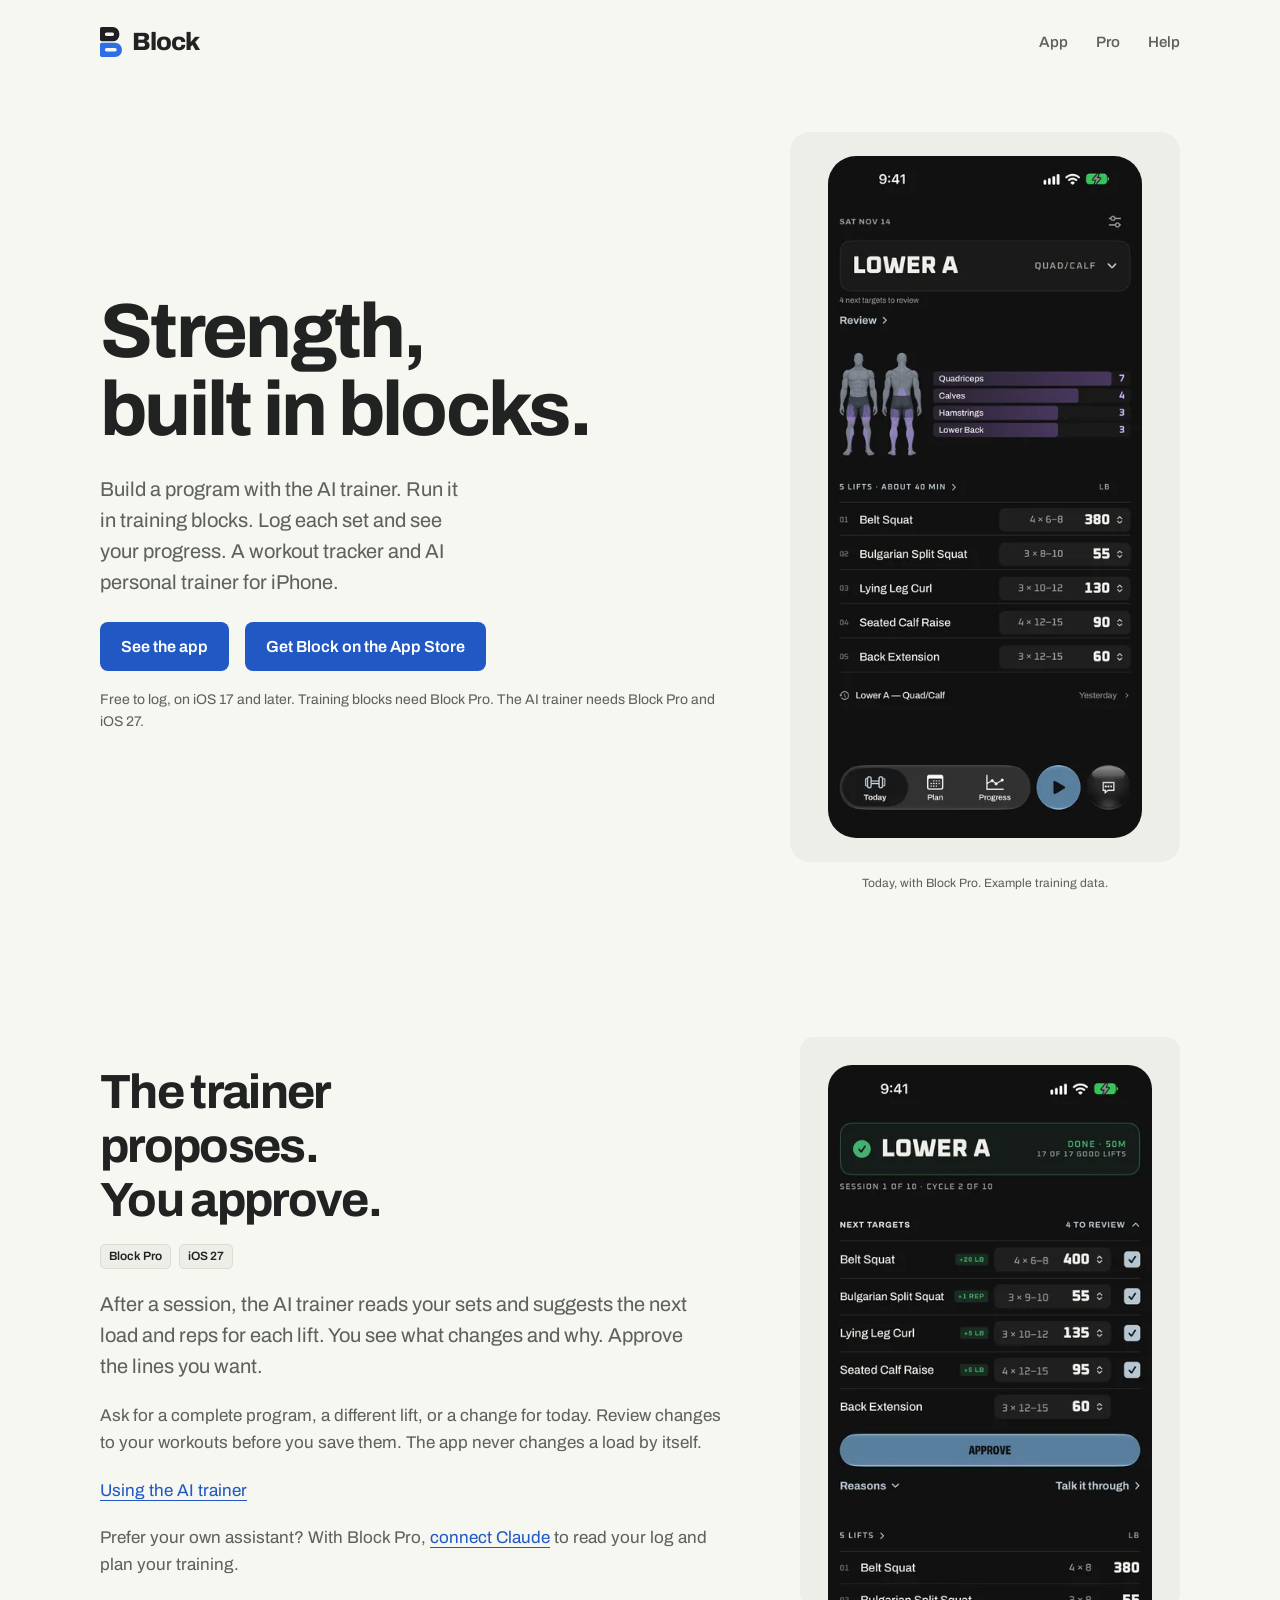
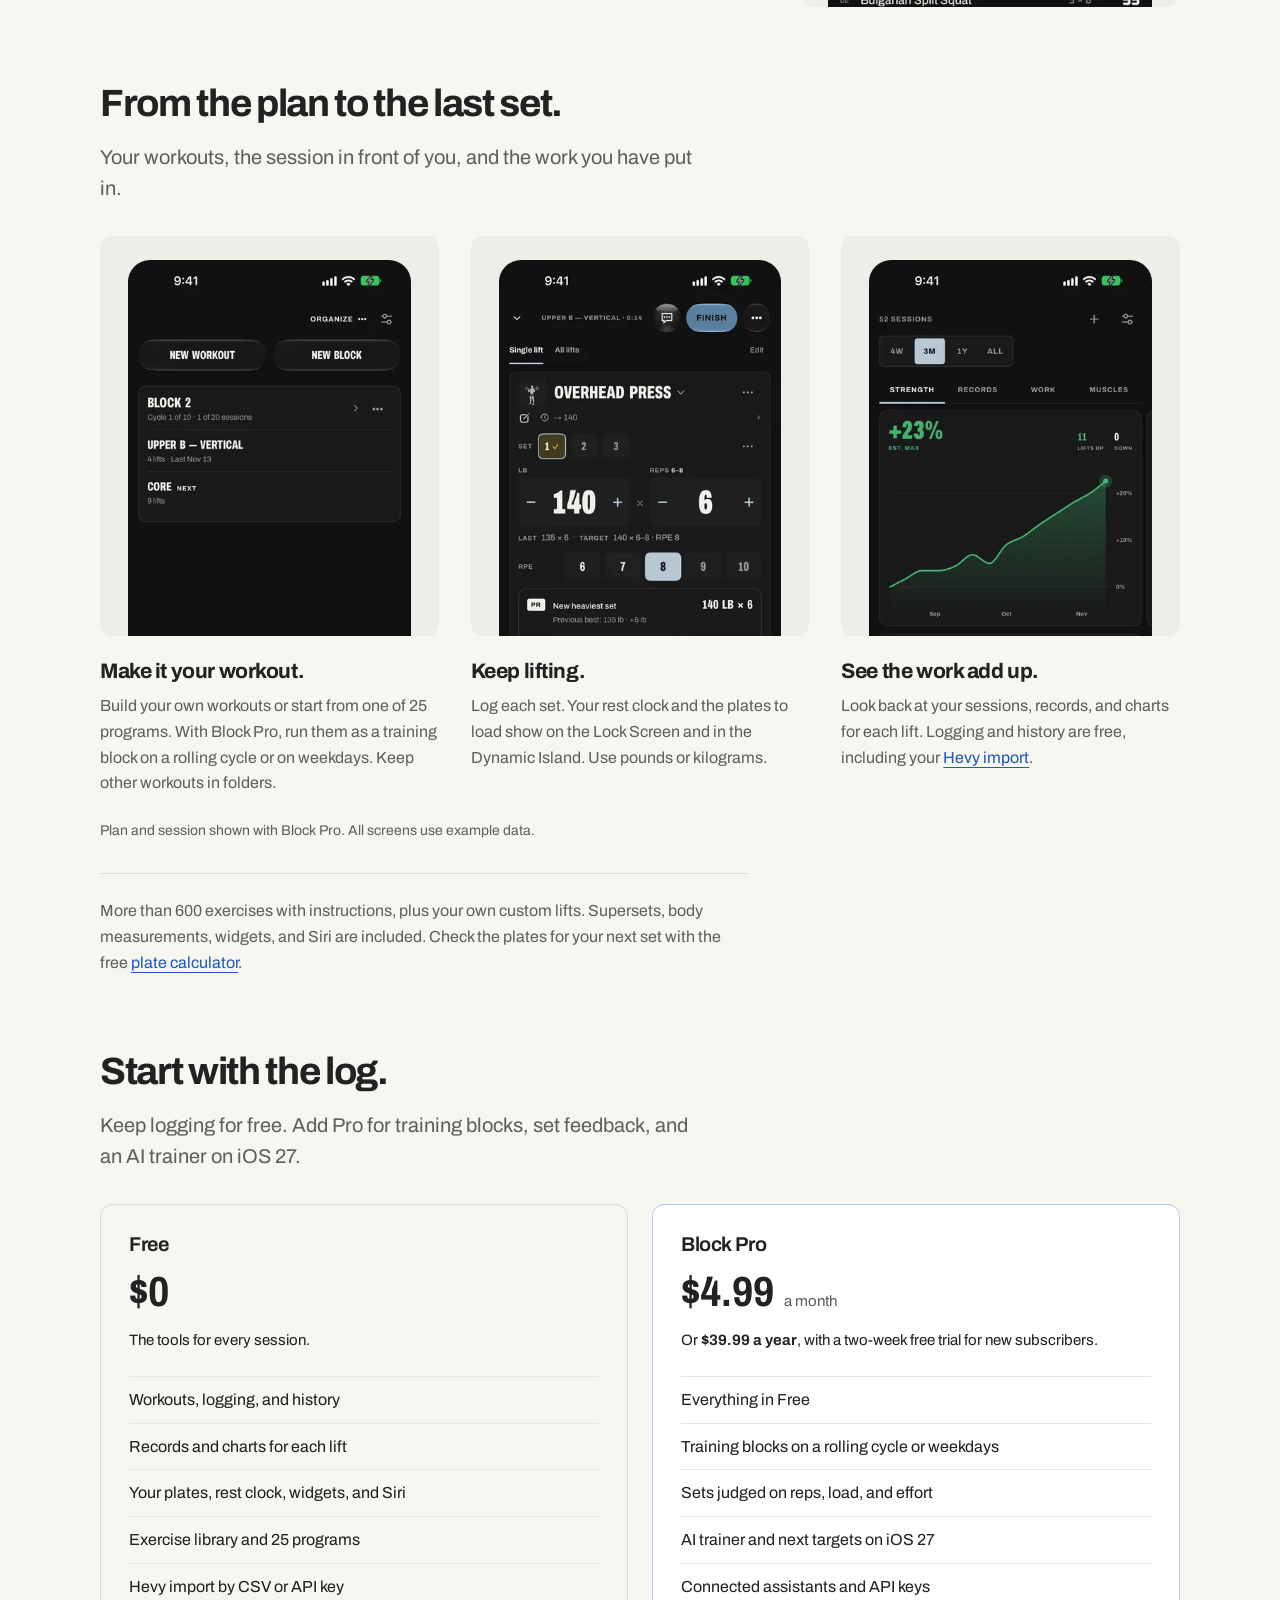
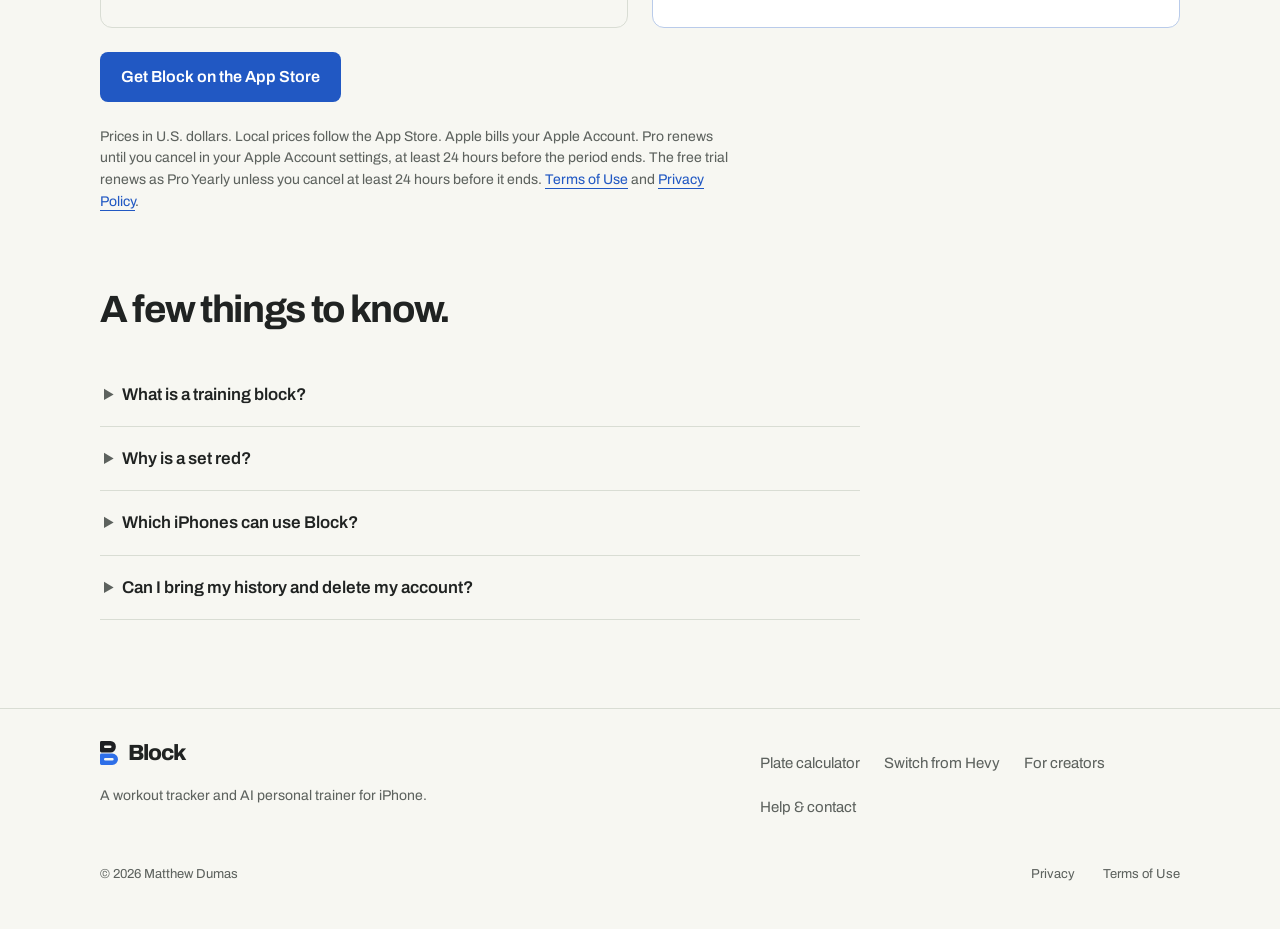
<file: index.html>
<!doctype html>
<!-- Generated by tools/site/build.py. Edit tools/site/pages/ and templates/. -->
<html lang="en">
<head>
<meta charset="utf-8">
<meta name="viewport" content="width=device-width, initial-scale=1">
<meta name="color-scheme" content="light">
<meta name="theme-color" content="#f7f7f2">
<link rel="icon" href="/icon.svg" type="image/svg+xml">
<link rel="apple-touch-icon" href="/apple-touch-icon.png">
<link rel="preload" href="/fonts/Archivo-VF.woff2" as="font" type="font/woff2" crossorigin>
<link rel="stylesheet" href="/landing.css">
<title>Block: strength, built in blocks</title>
<meta name="description" content="A workout tracker and AI personal trainer for iPhone. Build a program, run it in training blocks, and log each set. Free to log, with more in Block Pro.">
<link rel="canonical" href="https://block.lnkd.world/">
<meta property="og:type" content="website">
<meta property="og:site_name" content="Block">
<meta property="og:title" content="Block: strength, built in blocks">
<meta property="og:description" content="A workout tracker and AI personal trainer for iPhone. Build a program, run it in training blocks, and log each set. Free to log, with more in Block Pro.">
<meta property="og:url" content="https://block.lnkd.world/">
<meta property="og:image" content="https://block.lnkd.world/assets/og/home.png">
<meta property="og:image:width" content="1200">
<meta property="og:image:height" content="630">
<meta property="og:image:alt" content="Block: strength, built in blocks. A workout tracker and AI personal trainer for iPhone. Build a program, run it in training blocks, and log each set. Free to log, with more in Block Pro.">
<meta name="twitter:card" content="summary_large_image">
<meta name="twitter:title" content="Block: strength, built in blocks">
<meta name="twitter:description" content="A workout tracker and AI personal trainer for iPhone. Build a program, run it in training blocks, and log each set. Free to log, with more in Block Pro.">
<meta name="twitter:image" content="https://block.lnkd.world/assets/og/home.png">
<meta name="twitter:image:alt" content="Block: strength, built in blocks. A workout tracker and AI personal trainer for iPhone. Build a program, run it in training blocks, and log each set. Free to log, with more in Block Pro.">
<meta name="apple-itunes-app" content="app-id=6819938680">
<script src="/config.js" defer></script>
<script src="/site.js" defer></script>
</head>
<body class="home">
<a class="skip" href="#main">Skip to content</a>
<header class="nav">
  <div class="wrap">
    <a class="mark" href="/" aria-label="Block home"><img src="/assets/mark.svg" width="22" height="30" alt="">Block</a>
    <nav class="links" aria-label="Main navigation">
      <a href="/#app">App</a>
      <a href="/#pro">Pro</a>
      <a href="/support.html">Help</a>
    </nav>
  </div>
</header>
<main id="main">
  <section class="home-hero" aria-labelledby="pitch">
    <div class="wrap">
      <div>
        <h1 id="pitch">Strength,<br>built in blocks.</h1>
        <p class="lead">Build a program with the AI trainer. Run it in training blocks. Log each set and see your progress. A workout tracker and AI personal trainer for iPhone.</p>
        <div class="cta"><a class="btn" href="#app">See the app</a><span data-store="site-home"><a class="btn" href="https://apps.apple.com/app/apple-store/id6819938680?pt=129571361&amp;ct=site-home&amp;mt=8">Get Block on the App Store</a></span></div>
        <p class="fine">Free to log, on iOS 17 and later. Training blocks need Block Pro. The AI trainer needs Block Pro and iOS 27.</p>
      </div>
      <div><figure class="hero-screen"><img src="/assets/img/app/today-400.webp" srcset="/assets/img/app/today-400.webp 400w, /assets/img/app/today-800.webp 800w" sizes="(min-width: 768px) 320px, 80vw" width="1320" height="2868" alt="Today shows Lower A with 4 next targets to review, the muscles it trains, and its five lifts. Block Pro is shown." fetchpriority="high" decoding="async"></figure><p class="screen-caption">Today, with Block Pro. Example training data.</p></div>
    </div>
  </section>

  <section class="sec" id="trainer" aria-labelledby="h-trainer">
    <div class="wrap feature">
      <div>
        <h2 id="h-trainer">The trainer proposes.<br>You approve.</h2>
        <div class="requirements"><span class="tag">Block Pro</span><span class="tag">iOS 27</span></div>
        <p class="lead" id="next">After a session, the AI trainer reads your sets and suggests the next load and reps for each lift. You see what changes and why. Approve the lines you want.</p>
        <p class="detail">Ask for a complete program, a different lift, or a change for today. Review changes to your workouts before you save them. The app never changes a load by itself.</p>
        <p class="more"><a href="/trainer/">Using the AI trainer</a></p>
        <p class="detail" id="assistants">Prefer your own assistant? With Block Pro, <a href="/assistants/">connect Claude</a> to read your log and plan your training.</p>
      </div>
      <figure class="feature-screen"><img src="/assets/img/app/next-targets-400.webp" srcset="/assets/img/app/next-targets-400.webp 400w, /assets/img/app/next-targets-800.webp 800w" sizes="(min-width: 768px) 320px, 80vw" width="1320" height="2868" alt="The finish page of a saved session with the trainer&#x27;s next targets. Each lift is one row. Four changed lifts are checked above one Approve button; one lift holds." loading="lazy" decoding="async"></figure>
    </div>
  </section>

  <section class="sec" id="app" aria-labelledby="h-app">
    <div class="wrap">
      <header class="sec-head" id="how"><h2 id="h-app">From the plan to the last set.</h2><p class="lead">Your workouts, the session in front of you, and the work you have put in.</p></header>
      <div class="product-strip">
        <article id="blocks"><figure class="product-shot"><img src="/assets/img/app/plan-400.webp" srcset="/assets/img/app/plan-400.webp 400w, /assets/img/app/plan-800.webp 800w" sizes="(min-width: 768px) 320px, 80vw" width="1320" height="2868" alt="The Plan tab with New workout, New block, and a training block on a rolling cycle. Block Pro is shown." loading="lazy" decoding="async"></figure><h3>Make it your workout.</h3><p>Build your own workouts or start from one of 25 programs. With Block Pro, run them as a training block on a rolling cycle or on weekdays. Keep other workouts in folders.</p></article>
        <article><figure class="product-shot"><img src="/assets/img/app/session-400.webp" srcset="/assets/img/app/session-400.webp 400w, /assets/img/app/session-800.webp 800w" sizes="(min-width: 768px) 320px, 80vw" width="1320" height="2868" alt="An overhead press session: set 1 logged at 140 lb for 6 reps, a new heaviest set, with its target, the RPE and the rest clock. Block Pro is shown." loading="lazy" decoding="async"></figure><h3>Keep lifting.</h3><p>Log each set. Your rest clock and the plates to load show on the Lock Screen and in the Dynamic Island. Use pounds or kilograms.</p></article>
        <article id="switch"><figure class="product-shot"><img src="/assets/img/app/progress-400.webp" srcset="/assets/img/app/progress-400.webp 400w, /assets/img/app/progress-800.webp 800w" sizes="(min-width: 768px) 320px, 80vw" width="1320" height="2868" alt="The Progress tab with the strength chart over three months and the estimated max of each lift, from example training data." loading="lazy" decoding="async"></figure><h3>See the work add up.</h3><p>Look back at your sessions, records, and charts for each lift. Logging and history are free, including your <a href="/switch/">Hevy import</a>.</p></article>
      </div>
      <p class="fine screen-note">Plan and session shown with Block Pro. All screens use example data.</p>
      <p class="supporting" id="more">More than 600 exercises with instructions, plus your own custom lifts. Supersets, body measurements, widgets, and Siri are included. <span id="plates"></span>Check the plates for your next set with the free <a href="/plates/">plate calculator</a>.</p>
    </div>
  </section>

  <section class="sec" id="pro" aria-labelledby="h-pro">
    <div class="wrap">
      <header class="sec-head"><h2 id="h-pro">Start with the log.</h2><p class="lead">Keep logging for free. Add Pro for training blocks, set feedback, and an AI trainer on iOS 27.</p></header>
      <div class="plans">
        <div class="plan"><h3 class="plan-name">Free</h3><p class="price"><span class="num">$0</span></p><p class="alt">The tools for every session.</p><ul><li>Workouts, logging, and history</li><li>Records and charts for each lift</li><li>Your plates, rest clock, widgets, and Siri</li><li>Exercise library and 25 programs</li><li>Hevy import by CSV or API key</li></ul></div>
        <div class="plan pro"><h3 class="plan-name">Block Pro</h3><p class="price"><span class="num">$4.99</span><span class="per">a month</span></p><p class="alt">Or <strong>$39.99 a year</strong>, with a two-week free trial for new subscribers.</p><ul><li>Everything in Free</li><li>Training blocks on a rolling cycle or weekdays</li><li>Sets judged on reps, load, and effort</li><li>AI trainer and next targets on iOS 27</li><li>Connected assistants and API keys</li></ul></div>
      </div>
      <div class="cta" data-store="site-home"><a class="btn" href="https://apps.apple.com/app/apple-store/id6819938680?pt=129571361&amp;ct=site-home&amp;mt=8">Get Block on the App Store</a></div>
      <p class="fine terms">Prices in U.S. dollars. Local prices follow the App Store. Apple bills your Apple Account. Pro renews until you cancel in your Apple Account settings, at least 24 hours before the period ends. The free trial renews as Pro Yearly unless you cancel at least 24 hours before it ends. <a href="https://www.apple.com/legal/internet-services/itunes/dev/stdeula/">Terms of Use</a> and <a href="/privacy.html">Privacy Policy</a>.</p>
    </div>
  </section>

  <section class="sec" id="faq" aria-labelledby="h-faq">
    <div class="wrap"><header class="sec-head"><h2 id="h-faq">A few things to know.</h2></header><div class="faq">
      <details><summary>What is a training block?</summary><p>A group of workouts for a set number of weeks or cycles. With Block Pro, choose training days and an optional deload week. Today shows the session to lift next. Without Pro, you can keep workouts in folders.</p></details>
      <details id="judging"><summary>Why is a set red?</summary><p>With Pro, a set with targets is judged on reps, load, and effort. A miss on any of them shows the set red. <a href="/progression/">Read about judging and next targets</a>.</p></details>
      <details><summary>Which iPhones can use Block?</summary><p>Block supports iOS 17 and later. The AI trainer needs iOS 27 and Block Pro. Connected assistants use your assistant's own app.</p></details>
      <details><summary>Can I bring my history and delete my account?</summary><p>You can <a href="/switch/">import from Hevy</a> for free. Delete your Block account and training data in Settings at any time. Deleting an account does not cancel an Apple subscription. The <a href="/privacy.html">privacy policy</a> explains how your data is handled.</p></details>
    </div></div>
  </section>
</main>
<footer class="site-foot">
  <div class="wrap">
    <div class="foot-brand"><a class="mark" href="/"><img src="/assets/mark.svg" width="18" height="24" alt="">Block</a><p>A workout tracker and AI personal trainer for iPhone.</p></div>
    <nav class="links" aria-label="More from Block">
      <a href="/plates/">Plate calculator</a>
      <a href="/switch/">Switch from Hevy</a>
      <a href="/creators/">For creators</a>
      <a href="/support.html">Help &amp; contact</a>
    </nav>
    <div class="legal"><p>© 2026 Matthew Dumas</p><nav class="links" aria-label="Legal"><a href="/privacy.html">Privacy</a><a href="https://www.apple.com/legal/internet-services/itunes/dev/stdeula/">Terms of Use</a></nav></div>
  </div>
</footer>
</body>
</html>
</file>
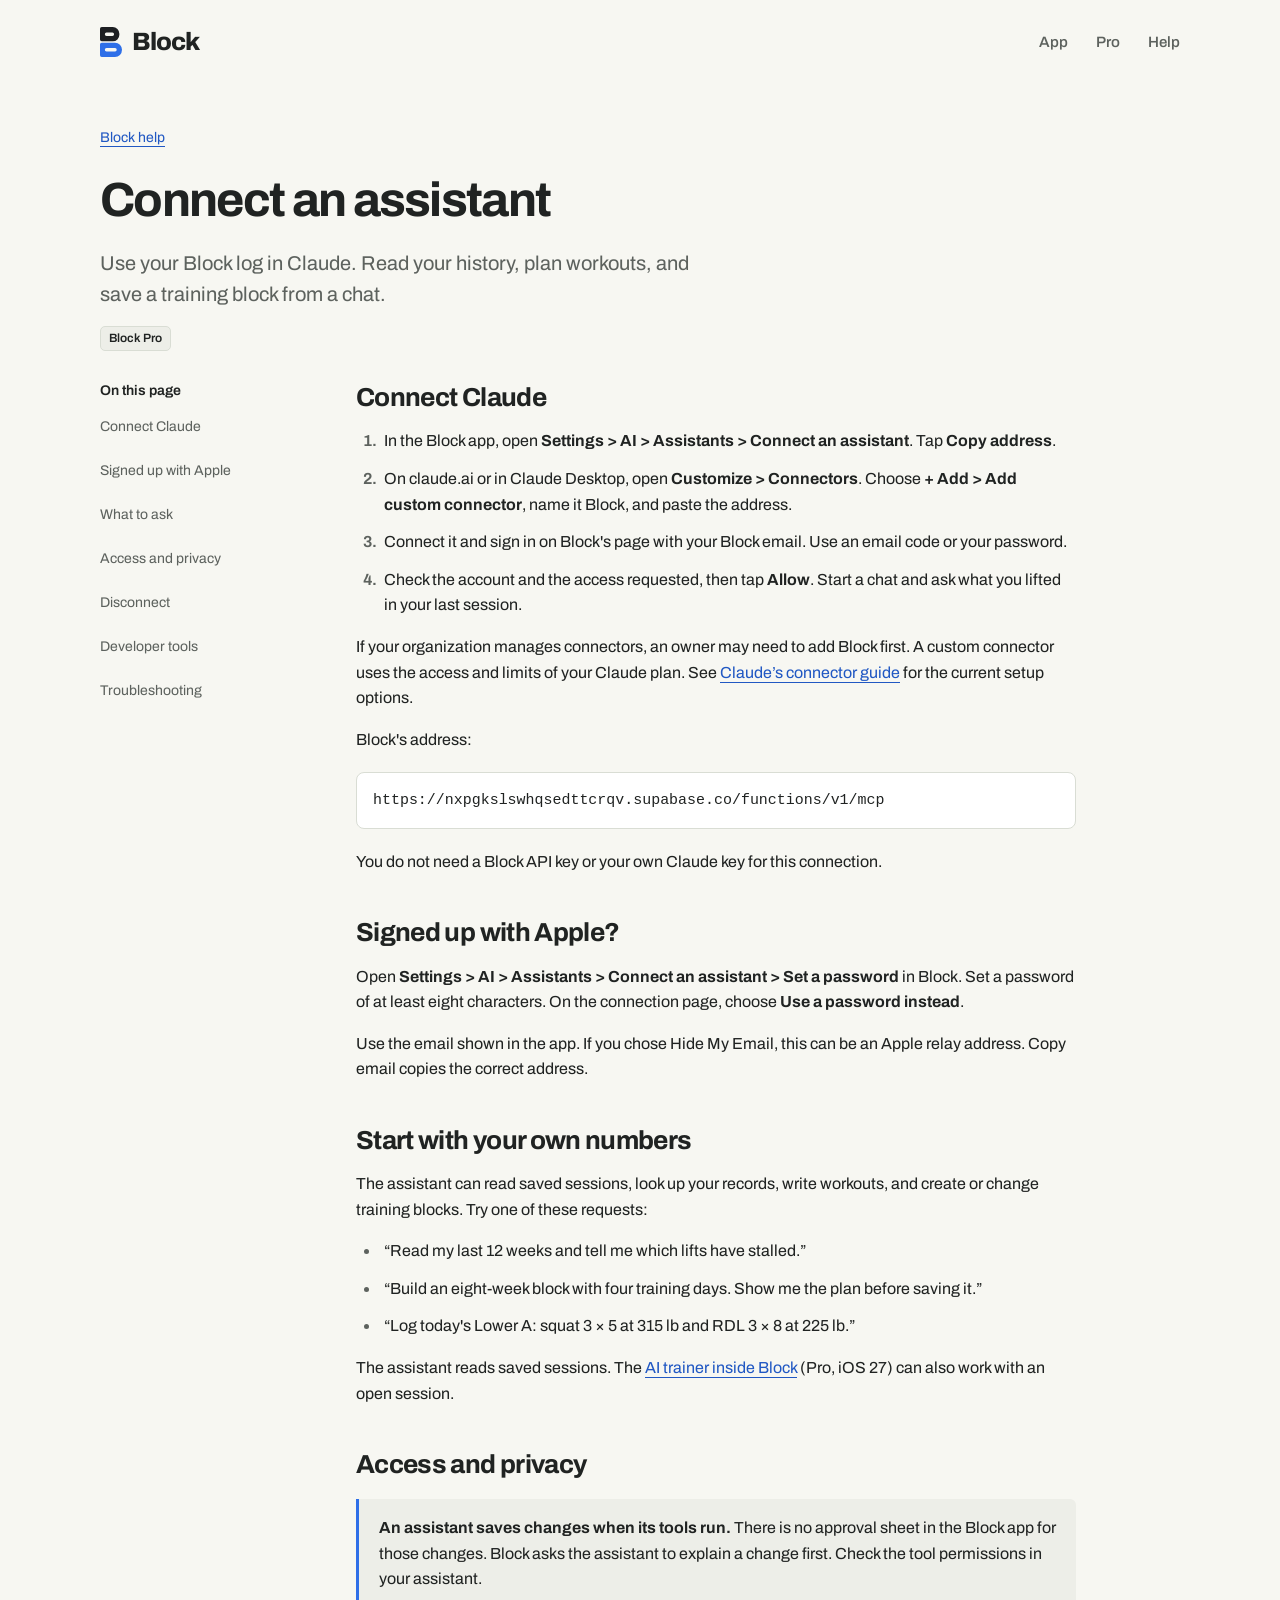
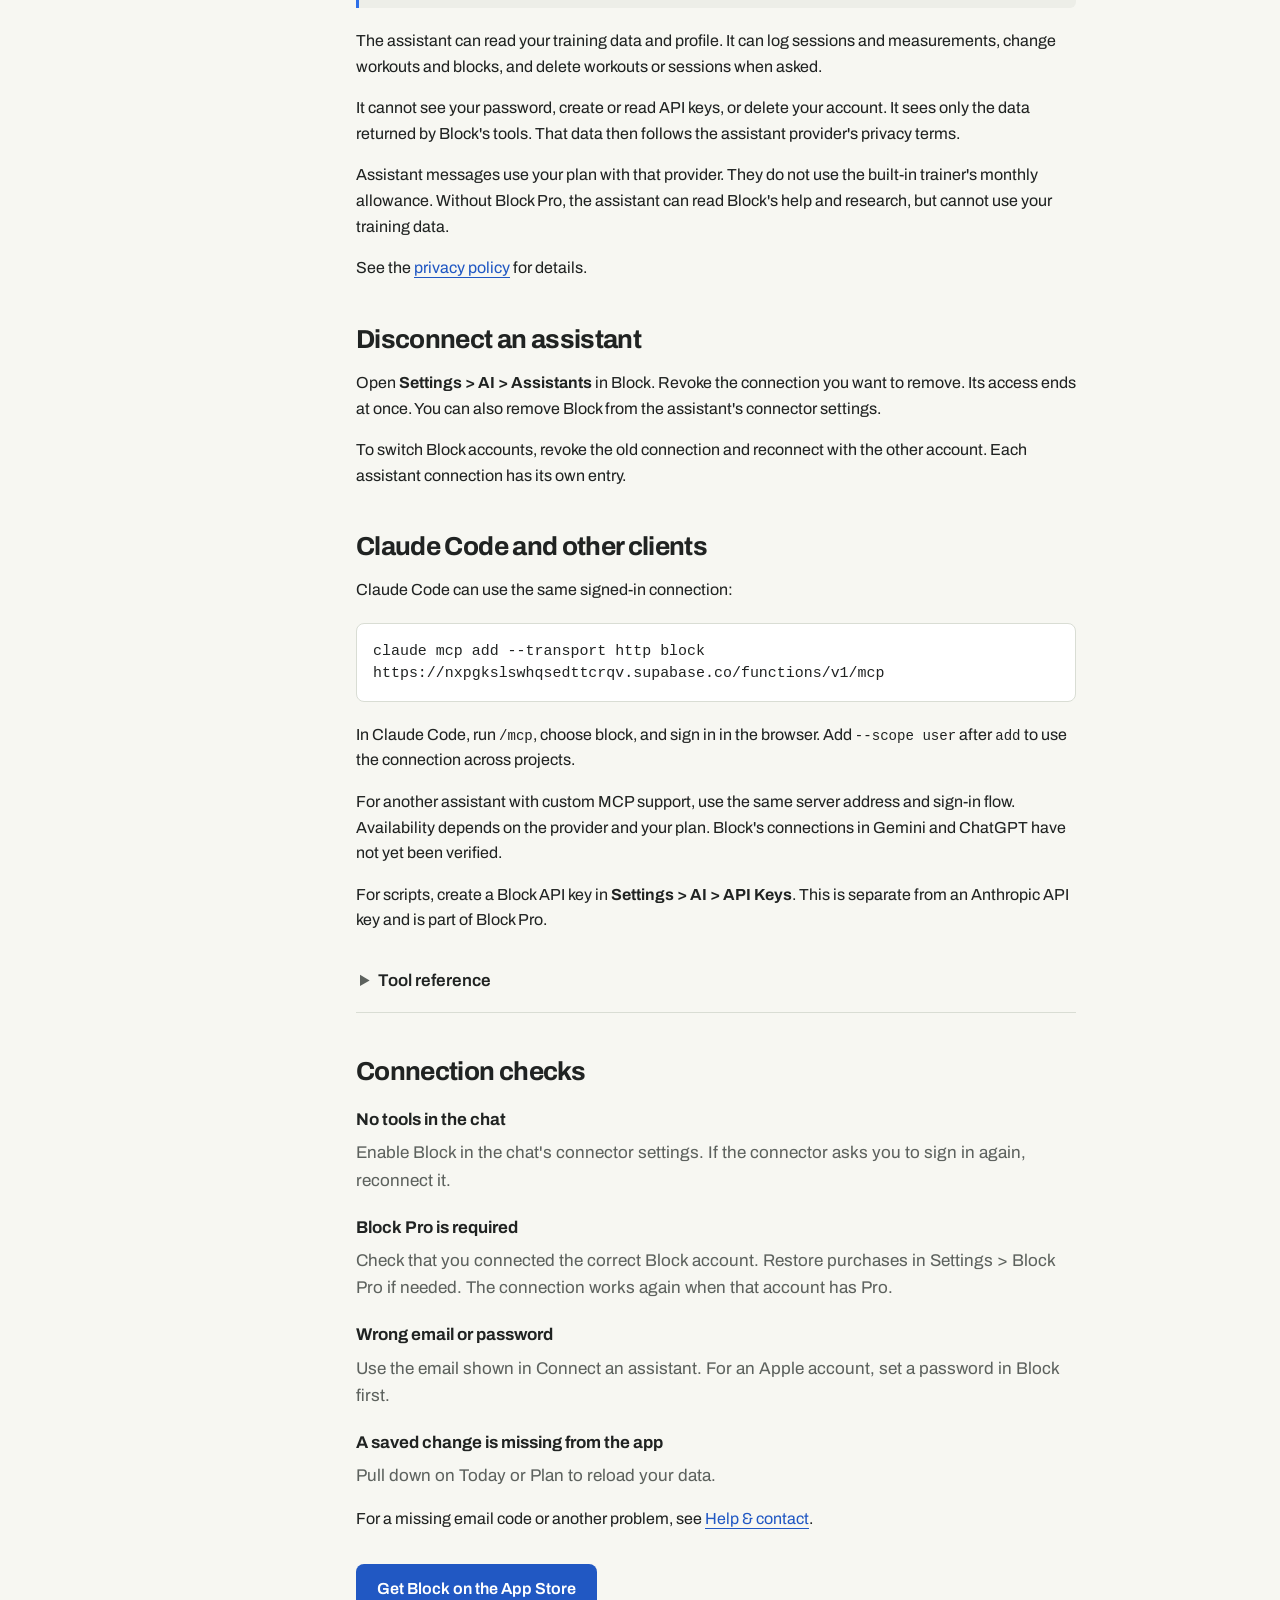
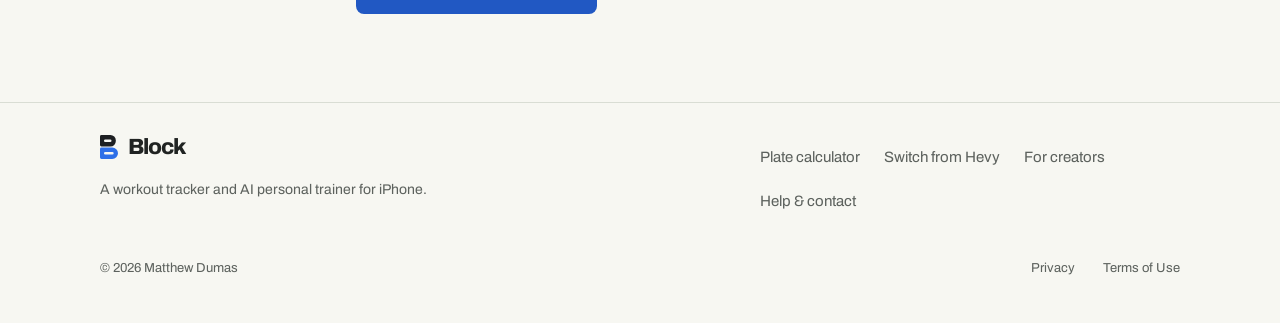
<file: assistants/index.html>
<!doctype html>
<!-- Generated by tools/site/build.py. Edit tools/site/pages/ and templates/. -->
<html lang="en">
<head>
<meta charset="utf-8">
<meta name="viewport" content="width=device-width, initial-scale=1">
<meta name="color-scheme" content="light">
<meta name="theme-color" content="#f7f7f2">
<link rel="icon" href="/icon.svg" type="image/svg+xml">
<link rel="apple-touch-icon" href="/apple-touch-icon.png">
<link rel="preload" href="/fonts/Archivo-VF.woff2" as="font" type="font/woff2" crossorigin>
<link rel="stylesheet" href="/landing.css">
<title>Connect an assistant to Block</title>
<meta name="description" content="Connect Claude to your Block account. Read your training log, plan workouts, manage access, and disconnect. Part of Block Pro.">
<link rel="canonical" href="https://block.lnkd.world/assistants/">
<meta property="og:type" content="website">
<meta property="og:site_name" content="Block">
<meta property="og:title" content="Connect an assistant to Block">
<meta property="og:description" content="Connect Claude to your Block account. Read your training log, plan workouts, manage access, and disconnect. Part of Block Pro.">
<meta property="og:url" content="https://block.lnkd.world/assistants/">
<meta property="og:image" content="https://block.lnkd.world/assets/og/assistants.png">
<meta property="og:image:width" content="1200">
<meta property="og:image:height" content="630">
<meta property="og:image:alt" content="Connect an assistant to Block. Connect Claude to your Block account. Read your training log, plan workouts, manage access, and disconnect. Part of Block Pro.">
<meta name="twitter:card" content="summary_large_image">
<meta name="twitter:title" content="Connect an assistant to Block">
<meta name="twitter:description" content="Connect Claude to your Block account. Read your training log, plan workouts, manage access, and disconnect. Part of Block Pro.">
<meta name="twitter:image" content="https://block.lnkd.world/assets/og/assistants.png">
<meta name="twitter:image:alt" content="Connect an assistant to Block. Connect Claude to your Block account. Read your training log, plan workouts, manage access, and disconnect. Part of Block Pro.">
<meta name="apple-itunes-app" content="app-id=6819938680">
<link rel="stylesheet" href="/guide.css">
<script src="/config.js" defer></script>
<script src="/site.js" defer></script>
</head>
<body class="guide">
<a class="skip" href="#main">Skip to content</a>
<header class="nav">
  <div class="wrap">
    <a class="mark" href="/" aria-label="Block home"><img src="/assets/mark.svg" width="22" height="30" alt="">Block</a>
    <nav class="links" aria-label="Main navigation">
      <a href="/#app">App</a>
      <a href="/#pro">Pro</a>
      <a href="/support.html">Help</a>
    </nav>
  </div>
</header>
<main id="main" class="wrap">
  <header class="article-head"><a class="breadcrumb" href="/support.html">Block help</a><h1>Connect an assistant</h1><p class="lead">Use your Block log in Claude. Read your history, plan workouts, and save a training block from a chat.</p><div class="requirements"><span class="tag">Block Pro</span></div></header>
  <div class="article-layout">
    <nav class="toc" aria-label="On this page"><h2>On this page</h2><ul><li><a href="#connect">Connect Claude</a></li><li><a href="#apple">Signed up with Apple</a></li><li><a href="#ask">What to ask</a></li><li><a href="#data">Access and privacy</a></li><li><a href="#disconnect">Disconnect</a></li><li><a href="#developers">Developer tools</a></li><li><a href="#questions">Troubleshooting</a></li></ul></nav>
    <article class="article">
      <section id="connect"><h2>Connect Claude</h2><ol><li>In the Block app, open <strong>Settings &gt; AI &gt; Assistants &gt; Connect an assistant</strong>. Tap <strong>Copy address</strong>.</li><li>On claude.ai or in Claude Desktop, open <strong>Customize &gt; Connectors</strong>. Choose <strong>+ Add &gt; Add custom connector</strong>, name it Block, and paste the address.</li><li>Connect it and sign in on Block's page with your Block email. Use an email code or your password.</li><li>Check the account and the access requested, then tap <strong>Allow</strong>. Start a chat and ask what you lifted in your last session.</li></ol><p>If your organization manages connectors, an owner may need to add Block first. A custom connector uses the access and limits of your Claude plan. See <a href="https://support.claude.com/en/articles/11175166-get-started-with-custom-connectors-using-remote-mcp">Claude’s connector guide</a> for the current setup options.</p><p>Block's address:</p><code class="cmd">https://nxpgkslswhqsedttcrqv.supabase.co/functions/v1/mcp</code><p>You do not need a Block API key or your own Claude key for this connection.</p></section>
      <section id="apple"><h2>Signed up with Apple?</h2><p>Open <strong>Settings &gt; AI &gt; Assistants &gt; Connect an assistant &gt; Set a password</strong> in Block. Set a password of at least eight characters. On the connection page, choose <strong>Use a password instead</strong>.</p><p>Use the email shown in the app. If you chose Hide My Email, this can be an Apple relay address. Copy email copies the correct address.</p></section>
      <section id="ask"><h2>Start with your own numbers</h2><p id="can">The assistant can read saved sessions, look up your records, write workouts, and create or change training blocks. Try one of these requests:</p><ul><li>“Read my last 12 weeks and tell me which lifts have stalled.”</li><li>“Build an eight-week block with four training days. Show me the plan before saving it.”</li><li>“Log today's Lower A: squat 3 × 5 at 315 lb and RDL 3 × 8 at 225 lb.”</li></ul><p id="compare">The assistant reads saved sessions. The <a href="/trainer/">AI trainer inside Block</a> (Pro, iOS 27) can also work with an open session.</p></section>
      <section id="data"><h2>Access and privacy</h2><p class="note"><strong>An assistant saves changes when its tools run.</strong> There is no approval sheet in the Block app for those changes. Block asks the assistant to explain a change first. Check the tool permissions in your assistant.</p><p>The assistant can read your training data and profile. It can log sessions and measurements, change workouts and blocks, and delete workouts or sessions when asked.</p><p id="cannot">It cannot see your password, create or read API keys, or delete your account. It sees only the data returned by Block's tools. That data then follows the assistant provider's privacy terms.</p><p>Assistant messages use your plan with that provider. They do not use the built-in trainer's monthly allowance. Without Block Pro, the assistant can read Block's help and research, but cannot use your training data.</p><p>See the <a href="/privacy.html#assistants">privacy policy</a> for details.</p></section>
      <section id="disconnect"><h2>Disconnect an assistant</h2><p>Open <strong>Settings &gt; AI &gt; Assistants</strong> in Block. Revoke the connection you want to remove. Its access ends at once. You can also remove Block from the assistant's connector settings.</p><p>To switch Block accounts, revoke the old connection and reconnect with the other account. Each assistant connection has its own entry.</p></section>
      <section id="developers"><h2>Claude Code and other clients</h2><p>Claude Code can use the same signed-in connection:</p><code class="cmd">claude mcp add --transport http block https://nxpgkslswhqsedttcrqv.supabase.co/functions/v1/mcp</code><p>In Claude Code, run <code>/mcp</code>, choose block, and sign in in the browser. Add <code>--scope user</code> after <code>add</code> to use the connection across projects.</p><p id="others">For another assistant with custom MCP support, use the same server address and sign-in flow. Availability depends on the provider and your plan. Block's connections in Gemini and ChatGPT have not yet been verified.</p><p>For scripts, create a Block API key in <strong>Settings &gt; AI &gt; API Keys</strong>. This is separate from an Anthropic API key and is part of Block Pro.</p><details id="tools"><summary>Tool reference</summary><div class="table-scroll"><table class="data tools">
          <caption class="sr-only">The 16 tools a connected assistant can use, and what each reads or changes</caption>
          <thead><tr><th scope="col">Tool</th><th scope="col">Kind</th><th scope="col">What it reads or changes</th></tr></thead>
          <tbody>
            <tr><th scope="row"><code>get_profile</code></th><td class="kind" data-label="Kind">Reads</td><td class="steel desc" data-label="What it reads or changes">Your units, default rest, gym (plates and bars) and About you.</td></tr>
            <tr><th scope="row"><code>list_workouts</code></th><td class="kind" data-label="Kind">Reads</td><td class="steel desc" data-label="What it reads or changes">Your sessions, newest first, set by set, with each set's result against its targets. Up to 100 at a time, from any dates.</td></tr>
            <tr><th scope="row"><code>get_workout</code></th><td class="kind" data-label="Kind">Reads</td><td class="steel desc" data-label="What it reads or changes">One session with every set.</td></tr>
            <tr><th scope="row"><code>exercise_history</code></th><td class="kind" data-label="Kind">Reads</td><td class="steel desc" data-label="What it reads or changes">One lift's recent sessions with the heaviest set, estimated max and volume of each, and the lift's all-time records.</td></tr>
            <tr><th scope="row"><code>list_routines</code></th><td class="kind" data-label="Kind">Reads</td><td class="steel desc" data-label="What it reads or changes">Your workouts with their sets, and your folders and training blocks with their weeks, training days or rolling cycle.</td></tr>
            <tr><th scope="row"><code>search_exercises</code></th><td class="kind" data-label="Kind">Reads</td><td class="steel desc" data-label="What it reads or changes">The built-in library and your custom exercises, by name, muscle or equipment.</td></tr>
            <tr><th scope="row"><code>list_body_measurements</code></th><td class="kind" data-label="Kind">Reads</td><td class="steel desc" data-label="What it reads or changes">Body weight, body fat and circumferences, newest first.</td></tr>
            <tr><th scope="row"><code>app_help</code></th><td class="kind" data-label="Kind">Reads</td><td class="steel desc" data-label="What it reads or changes">Block's help, to answer questions about how to use the app.</td></tr>
            <tr><th scope="row"><code>research</code></th><td class="kind" data-label="Kind">Reads</td><td class="steel desc" data-label="What it reads or changes">The 47 research cards, each with its level of evidence, most with links to their studies.</td></tr>
            <tr><th scope="row"><code>log_workout</code></th><td class="kind" data-label="Kind">Changes</td><td class="steel desc" data-label="What it reads or changes">Logs a session, or changes one. It saves each set it sends as a logged set.</td></tr>
            <tr><th scope="row"><code>save_routine</code></th><td class="kind" data-label="Kind">Changes</td><td class="steel desc" data-label="What it reads or changes">Makes a workout or changes one: its lifts, sets, reps or rep range, loads, rest, target RPE, prep lifts, notes and folder.</td></tr>
            <tr><th scope="row"><code>save_block</code></th><td class="kind" data-label="Kind">Changes</td><td class="steel desc" data-label="What it reads or changes">Makes a training block or changes one: its name, start day, weeks, deload, training days or rolling cycle. It can also turn a block back into a folder.</td></tr>
            <tr><th scope="row"><code>create_exercise</code></th><td class="kind" data-label="Kind">Changes</td><td class="steel desc" data-label="What it reads or changes">Adds a custom exercise.</td></tr>
            <tr><th scope="row"><code>log_body_measurement</code></th><td class="kind" data-label="Kind">Changes</td><td class="steel desc" data-label="What it reads or changes">Adds a body measurement.</td></tr>
            <tr><th scope="row"><code>delete_routine</code></th><td class="kind" data-label="Kind">Deletes</td><td class="steel desc" data-label="What it reads or changes">Deletes a workout. The sessions you logged from it stay.</td></tr>
            <tr><th scope="row"><code>delete_workout</code></th><td class="kind" data-label="Kind">Deletes</td><td class="steel desc" data-label="What it reads or changes">Deletes a session and its sets.</td></tr>
          </tbody>
        </table></div></details></section>
      <section id="questions"><h2>Connection checks</h2><dl><dt><strong>No tools in the chat</strong></dt><dd>Enable Block in the chat's connector settings. If the connector asks you to sign in again, reconnect it.</dd><dt><strong>Block Pro is required</strong></dt><dd>Check that you connected the correct Block account. Restore purchases in Settings &gt; Block Pro if needed. The connection works again when that account has Pro.</dd><dt><strong>Wrong email or password</strong></dt><dd>Use the email shown in Connect an assistant. For an Apple account, set a password in Block first.</dd><dt><strong>A saved change is missing from the app</strong></dt><dd>Pull down on Today or Plan to reload your data.</dd></dl><p>For a missing email code or another problem, see <a href="/support.html">Help &amp; contact</a>.</p></section>
      <div class="cta" data-store="site-assistants"><a class="btn" href="https://apps.apple.com/app/apple-store/id6819938680?pt=129571361&amp;ct=site-assistants&amp;mt=8">Get Block on the App Store</a></div>
    </article>
  </div>
</main>
<footer class="site-foot">
  <div class="wrap">
    <div class="foot-brand"><a class="mark" href="/"><img src="/assets/mark.svg" width="18" height="24" alt="">Block</a><p>A workout tracker and AI personal trainer for iPhone.</p></div>
    <nav class="links" aria-label="More from Block">
      <a href="/plates/">Plate calculator</a>
      <a href="/switch/">Switch from Hevy</a>
      <a href="/creators/">For creators</a>
      <a href="/support.html">Help &amp; contact</a>
    </nav>
    <div class="legal"><p>© 2026 Matthew Dumas</p><nav class="links" aria-label="Legal"><a href="/privacy.html">Privacy</a><a href="https://www.apple.com/legal/internet-services/itunes/dev/stdeula/">Terms of Use</a></nav></div>
  </div>
</footer>
</body>
</html>
</file>
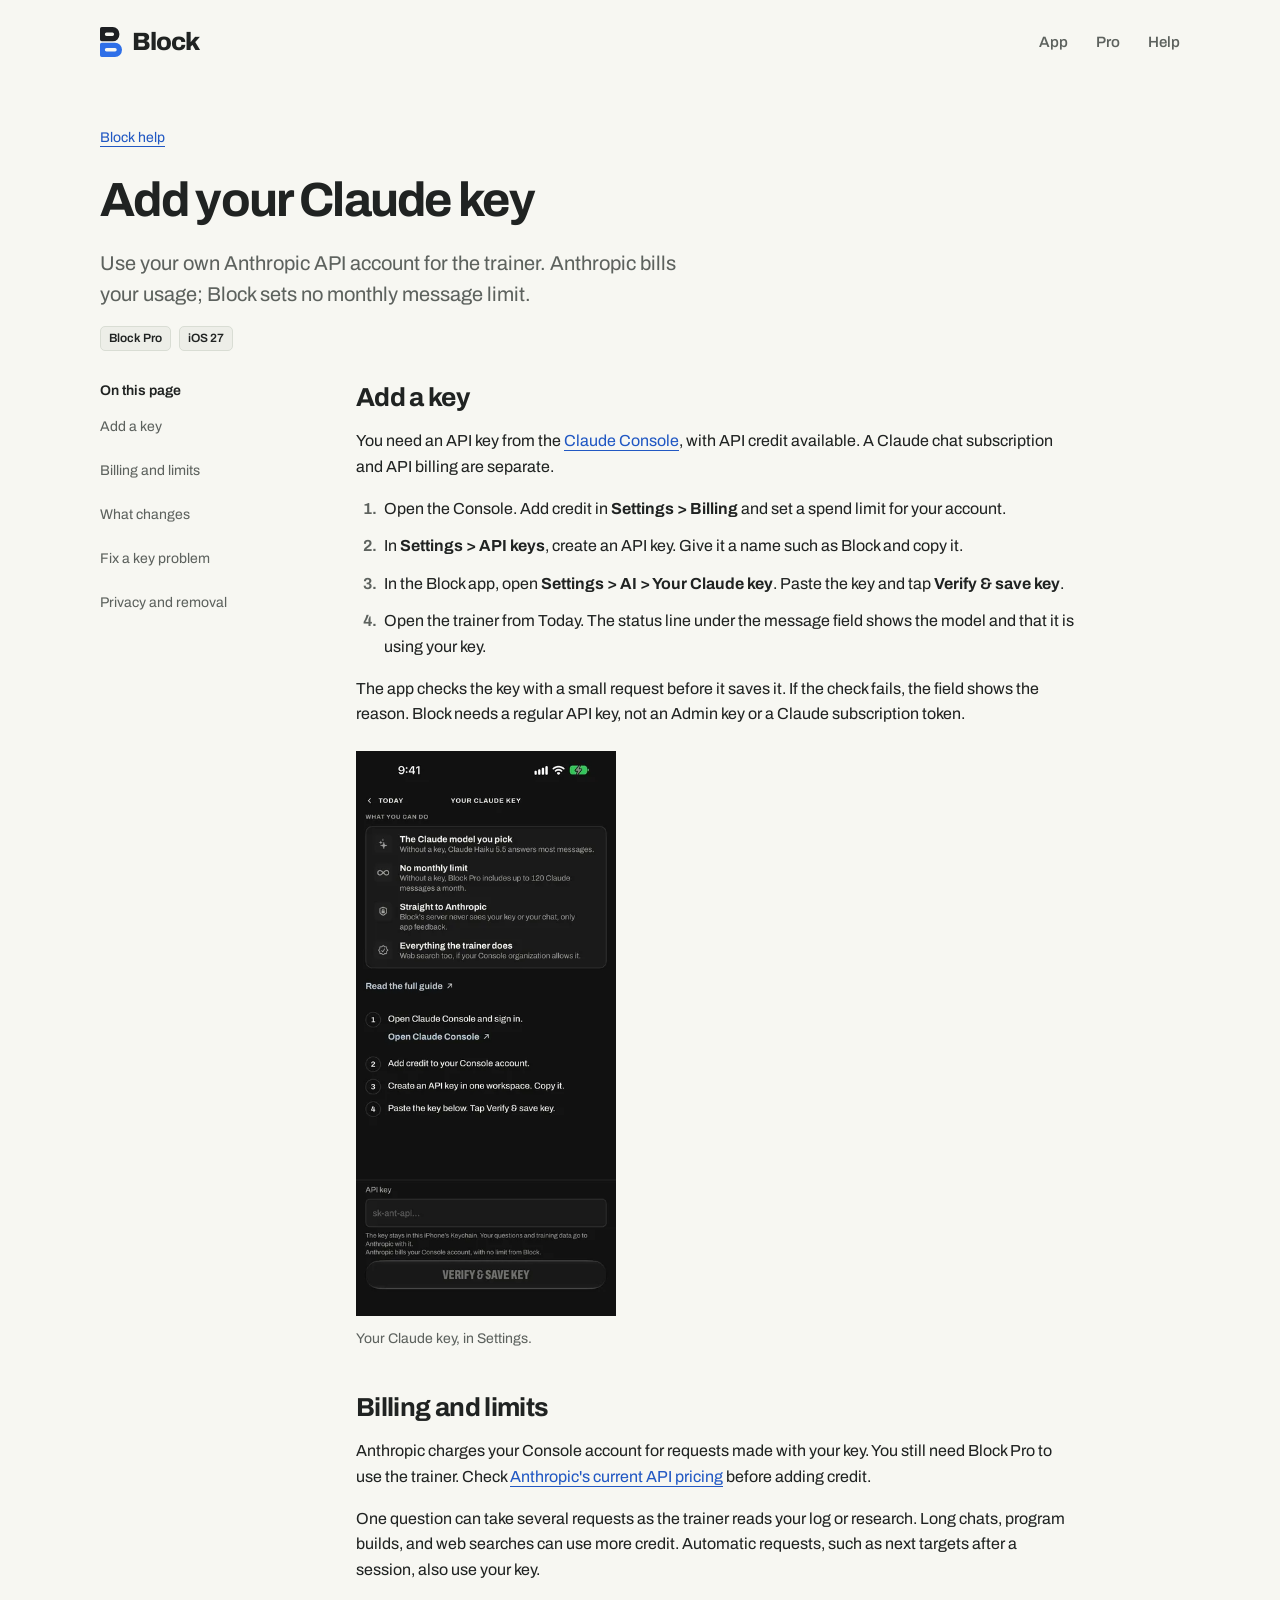
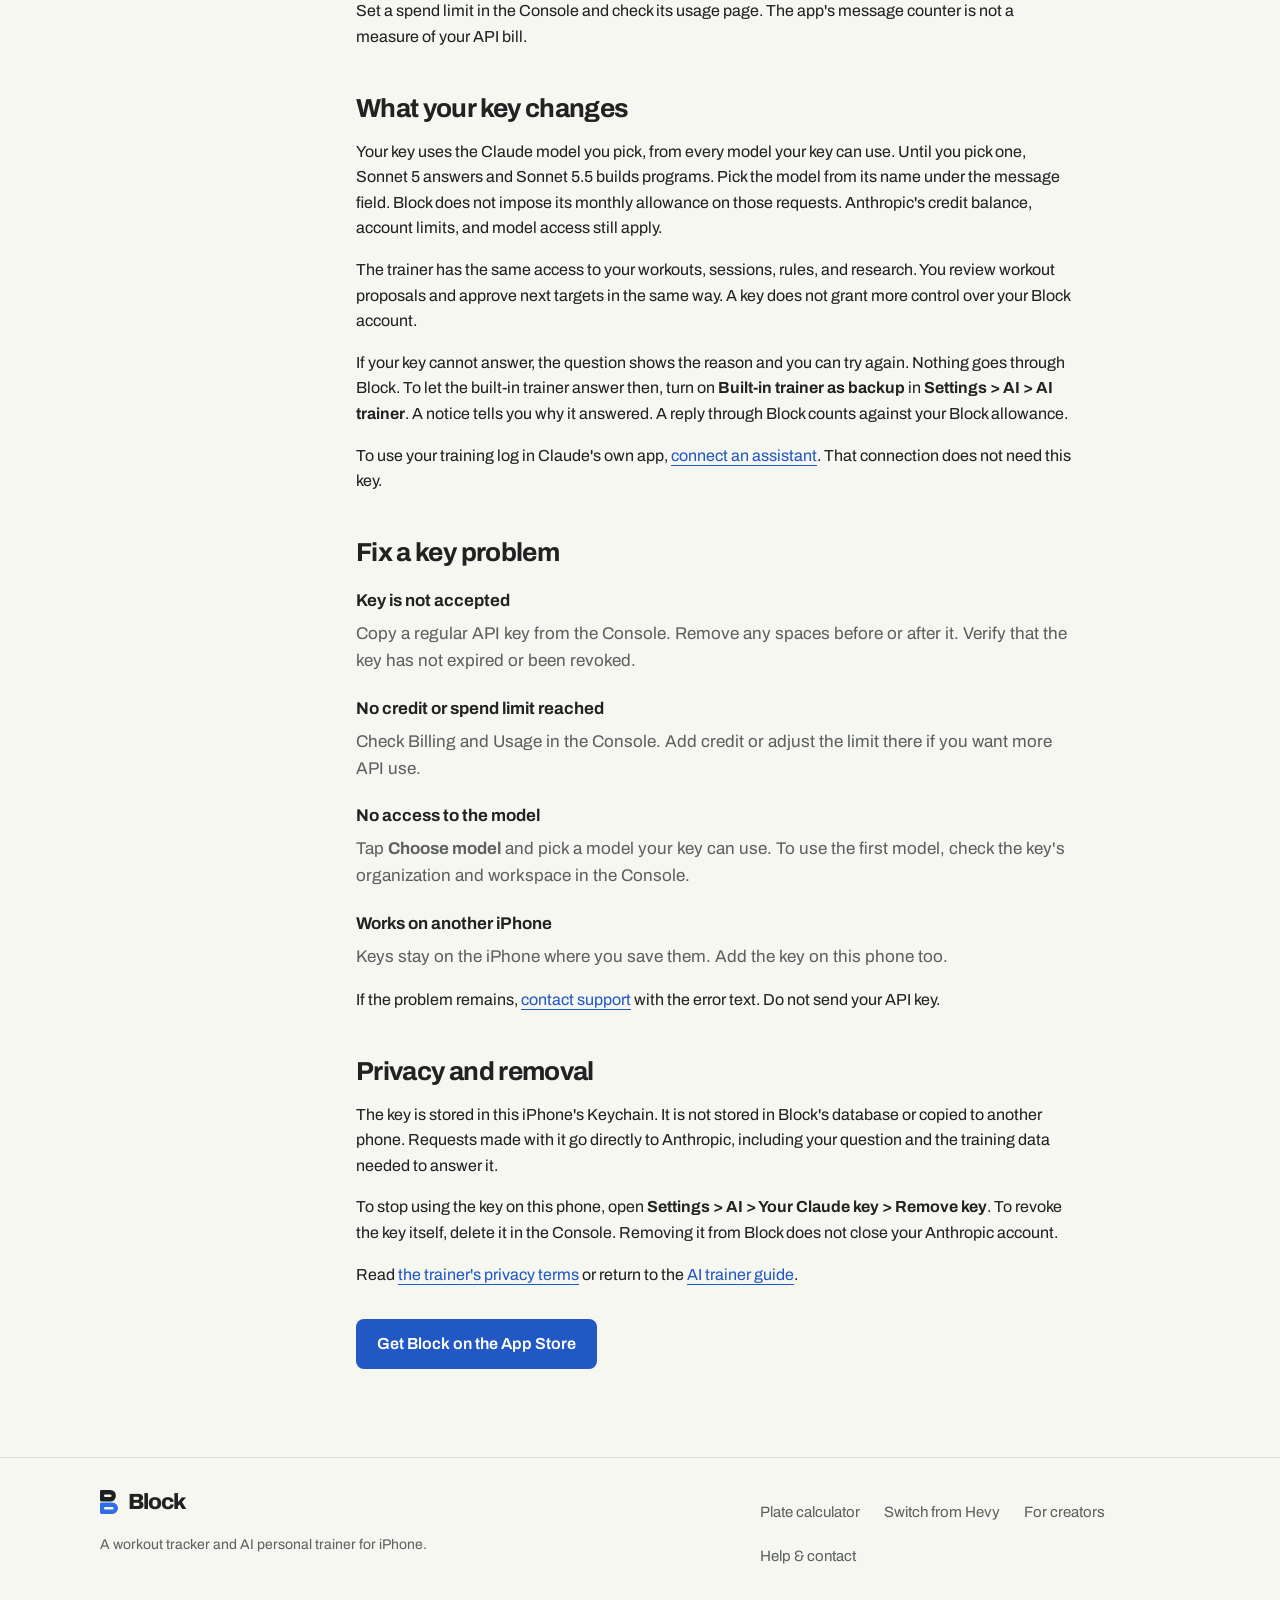
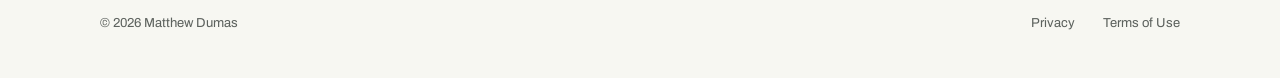
<file: claude-key/index.html>
<!doctype html>
<!-- Generated by tools/site/build.py. Edit tools/site/pages/ and templates/. -->
<html lang="en">
<head>
<meta charset="utf-8">
<meta name="viewport" content="width=device-width, initial-scale=1">
<meta name="color-scheme" content="light">
<meta name="theme-color" content="#f7f7f2">
<link rel="icon" href="/icon.svg" type="image/svg+xml">
<link rel="apple-touch-icon" href="/apple-touch-icon.png">
<link rel="preload" href="/fonts/Archivo-VF.woff2" as="font" type="font/woff2" crossorigin>
<link rel="stylesheet" href="/landing.css">
<title>Add your Claude key to Block</title>
<meta name="description" content="Set up your Anthropic API key in Block. Understand billing, limits, privacy, and how to remove the key. Requires Pro and iOS 27.">
<link rel="canonical" href="https://block.lnkd.world/claude-key/">
<meta property="og:type" content="website">
<meta property="og:site_name" content="Block">
<meta property="og:title" content="Add your Claude key to Block">
<meta property="og:description" content="Set up your Anthropic API key in Block. Understand billing, limits, privacy, and how to remove the key. Requires Pro and iOS 27.">
<meta property="og:url" content="https://block.lnkd.world/claude-key/">
<meta property="og:image" content="https://block.lnkd.world/assets/og/claude-key.png">
<meta property="og:image:width" content="1200">
<meta property="og:image:height" content="630">
<meta property="og:image:alt" content="Add your Claude key to Block. Set up your Anthropic API key in Block. Understand billing, limits, privacy, and how to remove the key. Requires Pro and iOS 27.">
<meta name="twitter:card" content="summary_large_image">
<meta name="twitter:title" content="Add your Claude key to Block">
<meta name="twitter:description" content="Set up your Anthropic API key in Block. Understand billing, limits, privacy, and how to remove the key. Requires Pro and iOS 27.">
<meta name="twitter:image" content="https://block.lnkd.world/assets/og/claude-key.png">
<meta name="twitter:image:alt" content="Add your Claude key to Block. Set up your Anthropic API key in Block. Understand billing, limits, privacy, and how to remove the key. Requires Pro and iOS 27.">
<meta name="apple-itunes-app" content="app-id=6819938680">
<link rel="stylesheet" href="/guide.css">
<script src="/config.js" defer></script>
<script src="/site.js" defer></script>
</head>
<body class="guide">
<a class="skip" href="#main">Skip to content</a>
<header class="nav">
  <div class="wrap">
    <a class="mark" href="/" aria-label="Block home"><img src="/assets/mark.svg" width="22" height="30" alt="">Block</a>
    <nav class="links" aria-label="Main navigation">
      <a href="/#app">App</a>
      <a href="/#pro">Pro</a>
      <a href="/support.html">Help</a>
    </nav>
  </div>
</header>
<main id="main" class="wrap">
  <header class="article-head"><a class="breadcrumb" href="/support.html">Block help</a><h1>Add your Claude key</h1><p class="lead">Use your own Anthropic API account for the trainer. Anthropic bills your usage; Block sets no monthly message limit.</p><div class="requirements"><span class="tag">Block Pro</span><span class="tag">iOS 27</span></div></header>
  <div class="article-layout">
    <nav class="toc" aria-label="On this page"><h2>On this page</h2><ul><li><a href="#setup">Add a key</a></li><li><a href="#cost">Billing and limits</a></li><li><a href="#can">What changes</a></li><li><a href="#errors">Fix a key problem</a></li><li><a href="#privacy">Privacy and removal</a></li></ul></nav>
    <article class="article">
      <section id="setup"><h2>Add a key</h2><p>You need an API key from the <a href="https://platform.claude.com/">Claude Console</a>, with API credit available. A Claude chat subscription and API billing are separate.</p><ol><li>Open the Console. Add credit in <strong>Settings &gt; Billing</strong> and set a spend limit for your account.</li><li>In <strong>Settings &gt; API keys</strong>, create an API key. Give it a name such as Block and copy it.</li><li>In the Block app, open <strong>Settings &gt; AI &gt; Your Claude key</strong>. Paste the key and tap <strong>Verify &amp; save key</strong>.</li><li>Open the trainer from Today. The status line under the message field shows the model and that it is using your key.</li></ol><p>The app checks the key with a small request before it saves it. If the check fails, the field shows the reason. Block needs a regular API key, not an Admin key or a Claude subscription token.</p><figure class="shot"><img src="/assets/img/app/claude-key-400.webp" srcset="/assets/img/app/claude-key-400.webp 400w, /assets/img/app/claude-key-800.webp 800w" sizes="(min-width: 768px) 320px, 80vw" width="1320" height="2868" alt="The Your Claude key screen with what a key changes, the steps to get a key, and the API key field. No key is saved." loading="lazy" decoding="async"><figcaption>Your Claude key, in Settings.</figcaption></figure></section>
      <section id="cost"><h2>Billing and limits</h2><p>Anthropic charges your Console account for requests made with your key. You still need Block Pro to use the trainer. Check <a href="https://platform.claude.com/docs/en/about-claude/pricing">Anthropic's current API pricing</a> before adding credit.</p><p>One question can take several requests as the trainer reads your log or research. Long chats, program builds, and web searches can use more credit. Automatic requests, such as next targets after a session, also use your key.</p><p>Set a spend limit in the Console and check its usage page. The app's message counter is not a measure of your API bill.</p></section>
      <section id="can"><h2>What your key changes</h2><p id="compare">Your key uses the Claude model you pick, from every model your key can use. Until you pick one, Sonnet 5 answers and Sonnet 5.5 builds programs. Pick the model from its name under the message field. Block does not impose its monthly allowance on those requests. Anthropic's credit balance, account limits, and model access still apply.</p><p id="ask"><span id="asks"></span>The trainer has the same access to your workouts, sessions, rules, and research. You review workout proposals and approve next targets in the same way. A key does not grant more control over your Block account.</p><p>If your key cannot answer, the question shows the reason and you can try again. Nothing goes through Block. To let the built-in trainer answer then, turn on <strong>Built-in trainer as backup</strong> in <strong>Settings &gt; AI &gt; AI trainer</strong>. A notice tells you why it answered. A reply through Block counts against your Block allowance.</p><p id="other">To use your training log in Claude's own app, <a href="/assistants/">connect an assistant</a>. That connection does not need this key.</p></section>
      <section id="errors"><span id="fails"></span><h2>Fix a key problem</h2><dl><dt><strong>Key is not accepted</strong></dt><dd>Copy a regular API key from the Console. Remove any spaces before or after it. Verify that the key has not expired or been revoked.</dd><dt><strong>No credit or spend limit reached</strong></dt><dd>Check Billing and Usage in the Console. Add credit or adjust the limit there if you want more API use.</dd><dt><strong>No access to the model</strong></dt><dd>Tap <strong>Choose model</strong> and pick a model your key can use. To use the first model, check the key's organization and workspace in the Console.</dd><dt><strong>Works on another iPhone</strong></dt><dd>Keys stay on the iPhone where you save them. Add the key on this phone too.</dd></dl><p>If the problem remains, <a href="/support.html">contact support</a> with the error text. Do not send your API key.</p></section>
      <section id="privacy"><h2>Privacy and removal</h2><p>The key is stored in this iPhone's Keychain. It is not stored in Block's database or copied to another phone. Requests made with it go directly to Anthropic, including your question and the training data needed to answer it.</p><p>To stop using the key on this phone, open <strong>Settings &gt; AI &gt; Your Claude key &gt; Remove key</strong>. To revoke the key itself, delete it in the Console. Removing it from Block does not close your Anthropic account.</p><p>Read <a href="/privacy.html#trainer">the trainer's privacy terms</a> or return to the <a href="/trainer/">AI trainer guide</a>.</p></section>
      <div id="more" class="cta" data-store="site-claude-key"><a class="btn" href="https://apps.apple.com/app/apple-store/id6819938680?pt=129571361&amp;ct=site-claude-key&amp;mt=8">Get Block on the App Store</a></div>
    </article>
  </div>
</main>
<footer class="site-foot">
  <div class="wrap">
    <div class="foot-brand"><a class="mark" href="/"><img src="/assets/mark.svg" width="18" height="24" alt="">Block</a><p>A workout tracker and AI personal trainer for iPhone.</p></div>
    <nav class="links" aria-label="More from Block">
      <a href="/plates/">Plate calculator</a>
      <a href="/switch/">Switch from Hevy</a>
      <a href="/creators/">For creators</a>
      <a href="/support.html">Help &amp; contact</a>
    </nav>
    <div class="legal"><p>© 2026 Matthew Dumas</p><nav class="links" aria-label="Legal"><a href="/privacy.html">Privacy</a><a href="https://www.apple.com/legal/internet-services/itunes/dev/stdeula/">Terms of Use</a></nav></div>
  </div>
</footer>
</body>
</html>
</file>
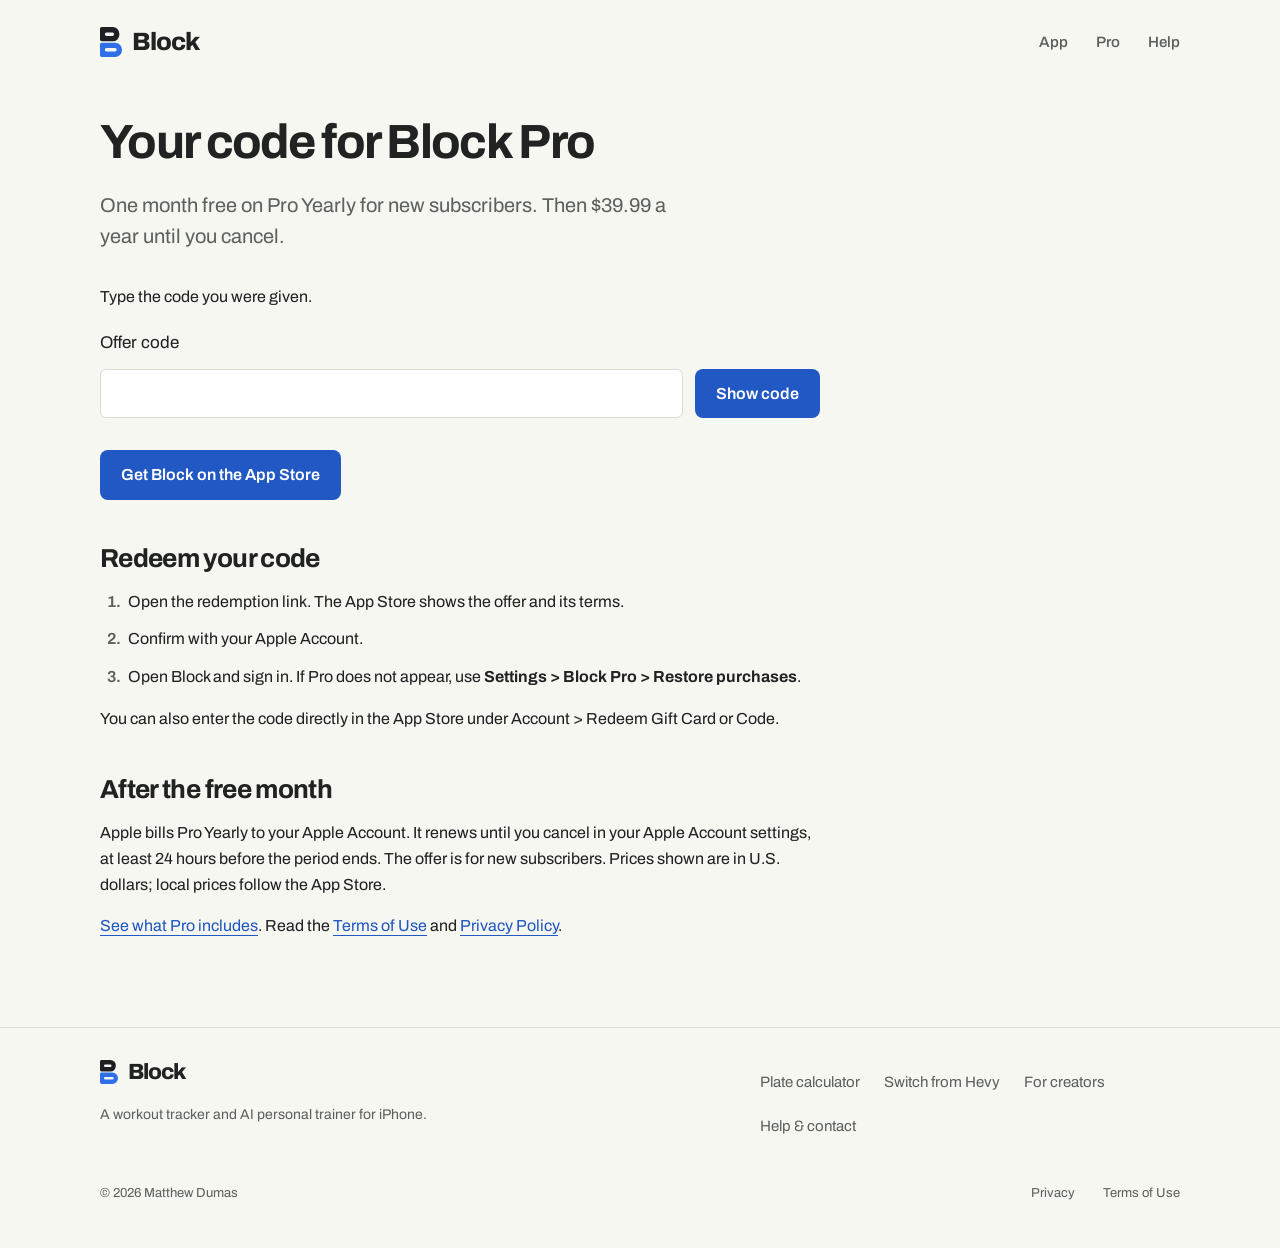
<file: code/index.html>
<!doctype html>
<!-- Generated by tools/site/build.py. Edit tools/site/pages/ and templates/. -->
<html lang="en">
<head>
<meta charset="utf-8">
<meta name="viewport" content="width=device-width, initial-scale=1">
<meta name="color-scheme" content="light">
<meta name="theme-color" content="#f7f7f2">
<link rel="icon" href="/icon.svg" type="image/svg+xml">
<link rel="apple-touch-icon" href="/apple-touch-icon.png">
<link rel="preload" href="/fonts/Archivo-VF.woff2" as="font" type="font/woff2" crossorigin>
<link rel="stylesheet" href="/landing.css">
<title>Your code for Block Pro</title>
<meta name="description" content="Redeem a Block Pro offer code. One month free on Pro Yearly for new subscribers, then $39.99 a year until you cancel.">
<link rel="canonical" href="https://block.lnkd.world/code/">
<meta name="robots" content="noindex">
<meta property="og:type" content="website">
<meta property="og:site_name" content="Block">
<meta property="og:title" content="Your code for Block Pro">
<meta property="og:description" content="Redeem a Block Pro offer code. One month free on Pro Yearly for new subscribers, then $39.99 a year until you cancel.">
<meta property="og:url" content="https://block.lnkd.world/code/">
<meta property="og:image" content="https://block.lnkd.world/assets/og/code.png">
<meta property="og:image:width" content="1200">
<meta property="og:image:height" content="630">
<meta property="og:image:alt" content="Your code for Block Pro. Redeem a Block Pro offer code. One month free on Pro Yearly for new subscribers, then $39.99 a year until you cancel.">
<meta name="twitter:card" content="summary_large_image">
<meta name="twitter:title" content="Your code for Block Pro">
<meta name="twitter:description" content="Redeem a Block Pro offer code. One month free on Pro Yearly for new subscribers, then $39.99 a year until you cancel.">
<meta name="twitter:image" content="https://block.lnkd.world/assets/og/code.png">
<meta name="twitter:image:alt" content="Your code for Block Pro. Redeem a Block Pro offer code. One month free on Pro Yearly for new subscribers, then $39.99 a year until you cancel.">
<meta name="apple-itunes-app" content="app-id=6819938680">
<link rel="stylesheet" href="/guide.css">
<script src="/config.js" defer></script>
<script src="/site.js" defer></script>
<script src="/assets/js/code.js" defer></script>
</head>
<body class="guide">
<a class="skip" href="#main">Skip to content</a>
<header class="nav">
  <div class="wrap">
    <a class="mark" href="/" aria-label="Block home"><img src="/assets/mark.svg" width="22" height="30" alt="">Block</a>
    <nav class="links" aria-label="Main navigation">
      <a href="/#app">App</a>
      <a href="/#pro">Pro</a>
      <a href="/support.html">Help</a>
    </nav>
  </div>
</header>
<main id="main" class="wrap">
  <header class="article-head"><h1>Your code for Block Pro</h1><p class="lead">One month free on Pro Yearly for new subscribers. Then $39.99 a year until you cancel.</p></header>
  <article class="article">
    <section aria-label="Offer code">
      <div id="code-has" hidden><div class="code-box"><p class="label">Your code</p><p class="code-big" id="code-value"></p></div><div id="code-before"><p>Codes open on launch day. Keep this link.</p></div><div id="code-after" hidden><a class="btn" id="code-redeem" href="/code/">Redeem the code</a></div></div>
      <div id="code-none" hidden><p>Type the code you were given.</p><form class="code-form" id="code-form" action="/code/" method="get" novalidate><label for="code-input">Offer code</label><input type="text" id="code-input" name="c" autocomplete="off" autocapitalize="characters" spellcheck="false" maxlength="64" required><button class="btn" type="submit">Show code</button></form></div>
      <noscript><p>This page needs JavaScript to show your code. You can type it in the App Store under Account &gt; Redeem Gift Card or Code.</p></noscript>
      <div class="cta" data-store="site-code"><a class="btn" href="https://apps.apple.com/app/apple-store/id6819938680?pt=129571361&amp;ct=site-code&amp;mt=8">Get Block on the App Store</a></div>
    </section>
    <section><h2>Redeem your code</h2><ol><li>Open the redemption link. The App Store shows the offer and its terms.</li><li>Confirm with your Apple Account.</li><li>Open Block and sign in. If Pro does not appear, use <strong>Settings &gt; Block Pro &gt; Restore purchases</strong>.</li></ol><p>You can also enter the code directly in the App Store under Account &gt; Redeem Gift Card or Code.</p></section>
    <section><h2>After the free month</h2><p>Apple bills Pro Yearly to your Apple Account. It renews until you cancel in your Apple Account settings, at least 24 hours before the period ends. The offer is for new subscribers. Prices shown are in U.S. dollars; local prices follow the App Store.</p><p><a href="/#pro">See what Pro includes</a>. Read the <a href="https://www.apple.com/legal/internet-services/itunes/dev/stdeula/">Terms of Use</a> and <a href="/privacy.html">Privacy Policy</a>.</p></section>
  </article>
</main>
<footer class="site-foot">
  <div class="wrap">
    <div class="foot-brand"><a class="mark" href="/"><img src="/assets/mark.svg" width="18" height="24" alt="">Block</a><p>A workout tracker and AI personal trainer for iPhone.</p></div>
    <nav class="links" aria-label="More from Block">
      <a href="/plates/">Plate calculator</a>
      <a href="/switch/">Switch from Hevy</a>
      <a href="/creators/">For creators</a>
      <a href="/support.html">Help &amp; contact</a>
    </nav>
    <div class="legal"><p>© 2026 Matthew Dumas</p><nav class="links" aria-label="Legal"><a href="/privacy.html">Privacy</a><a href="https://www.apple.com/legal/internet-services/itunes/dev/stdeula/">Terms of Use</a></nav></div>
  </div>
</footer>
</body>
</html>
</file>
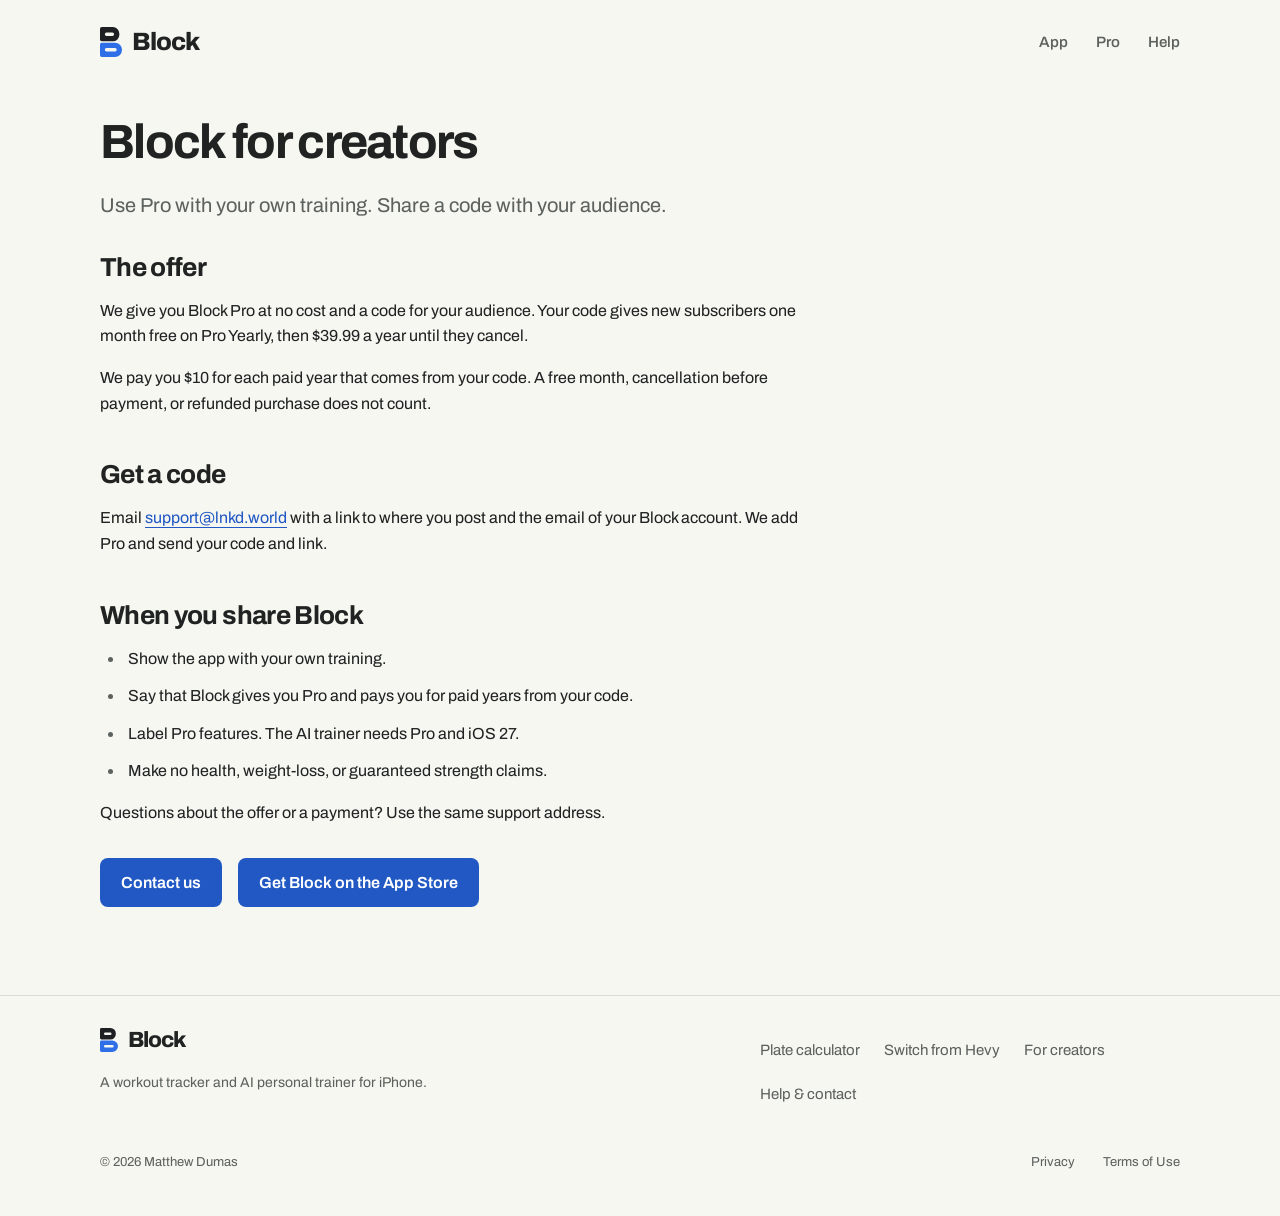
<file: creators/index.html>
<!doctype html>
<!-- Generated by tools/site/build.py. Edit tools/site/pages/ and templates/. -->
<html lang="en">
<head>
<meta charset="utf-8">
<meta name="viewport" content="width=device-width, initial-scale=1">
<meta name="color-scheme" content="light">
<meta name="theme-color" content="#f7f7f2">
<link rel="icon" href="/icon.svg" type="image/svg+xml">
<link rel="apple-touch-icon" href="/apple-touch-icon.png">
<link rel="preload" href="/fonts/Archivo-VF.woff2" as="font" type="font/woff2" crossorigin>
<link rel="stylesheet" href="/landing.css">
<title>Block for creators</title>
<meta name="description" content="Use Block Pro with your training and share an offer code with your audience. Learn about the creator program.">
<link rel="canonical" href="https://block.lnkd.world/creators/">
<meta property="og:type" content="website">
<meta property="og:site_name" content="Block">
<meta property="og:title" content="Block for creators">
<meta property="og:description" content="Use Block Pro with your training and share an offer code with your audience. Learn about the creator program.">
<meta property="og:url" content="https://block.lnkd.world/creators/">
<meta property="og:image" content="https://block.lnkd.world/assets/og/creators.png">
<meta property="og:image:width" content="1200">
<meta property="og:image:height" content="630">
<meta property="og:image:alt" content="Block for creators. Use Block Pro with your training and share an offer code with your audience. Learn about the creator program.">
<meta name="twitter:card" content="summary_large_image">
<meta name="twitter:title" content="Block for creators">
<meta name="twitter:description" content="Use Block Pro with your training and share an offer code with your audience. Learn about the creator program.">
<meta name="twitter:image" content="https://block.lnkd.world/assets/og/creators.png">
<meta name="twitter:image:alt" content="Block for creators. Use Block Pro with your training and share an offer code with your audience. Learn about the creator program.">
<meta name="apple-itunes-app" content="app-id=6819938680">
<link rel="stylesheet" href="/guide.css">
<script src="/config.js" defer></script>
<script src="/site.js" defer></script>
</head>
<body class="guide">
<a class="skip" href="#main">Skip to content</a>
<header class="nav">
  <div class="wrap">
    <a class="mark" href="/" aria-label="Block home"><img src="/assets/mark.svg" width="22" height="30" alt="">Block</a>
    <nav class="links" aria-label="Main navigation">
      <a href="/#app">App</a>
      <a href="/#pro">Pro</a>
      <a href="/support.html">Help</a>
    </nav>
  </div>
</header>
<main id="main" class="wrap">
  <header class="article-head"><h1>Block for creators</h1><p class="lead">Use Pro with your own training. Share a code with your audience.</p></header>
  <article class="article">
    <section><h2>The offer</h2><p>We give you Block Pro at no cost and a code for your audience. Your code gives new subscribers one month free on Pro Yearly, then $39.99 a year until they cancel.</p><p>We pay you $10 for each paid year that comes from your code. A free month, cancellation before payment, or refunded purchase does not count.</p></section>
    <section><h2>Get a code</h2><p>Email <a href="mailto:support@lnkd.world?subject=Creators">support@lnkd.world</a> with a link to where you post and the email of your Block account. We add Pro and send your code and link.</p></section>
    <section><h2>When you share Block</h2><ul><li>Show the app with your own training.</li><li>Say that Block gives you Pro and pays you for paid years from your code.</li><li>Label Pro features. The AI trainer needs Pro and iOS 27.</li><li>Make no health, weight-loss, or guaranteed strength claims.</li></ul><p>Questions about the offer or a payment? Use the same support address.</p></section>
    <div class="cta"><a class="btn" href="mailto:support@lnkd.world?subject=Creators">Contact us</a><span data-store="site-creators"><a class="btn" href="https://apps.apple.com/app/apple-store/id6819938680?pt=129571361&amp;ct=site-creators&amp;mt=8">Get Block on the App Store</a></span></div>
  </article>
</main>
<footer class="site-foot">
  <div class="wrap">
    <div class="foot-brand"><a class="mark" href="/"><img src="/assets/mark.svg" width="18" height="24" alt="">Block</a><p>A workout tracker and AI personal trainer for iPhone.</p></div>
    <nav class="links" aria-label="More from Block">
      <a href="/plates/">Plate calculator</a>
      <a href="/switch/">Switch from Hevy</a>
      <a href="/creators/">For creators</a>
      <a href="/support.html">Help &amp; contact</a>
    </nav>
    <div class="legal"><p>© 2026 Matthew Dumas</p><nav class="links" aria-label="Legal"><a href="/privacy.html">Privacy</a><a href="https://www.apple.com/legal/internet-services/itunes/dev/stdeula/">Terms of Use</a></nav></div>
  </div>
</footer>
</body>
</html>
</file>
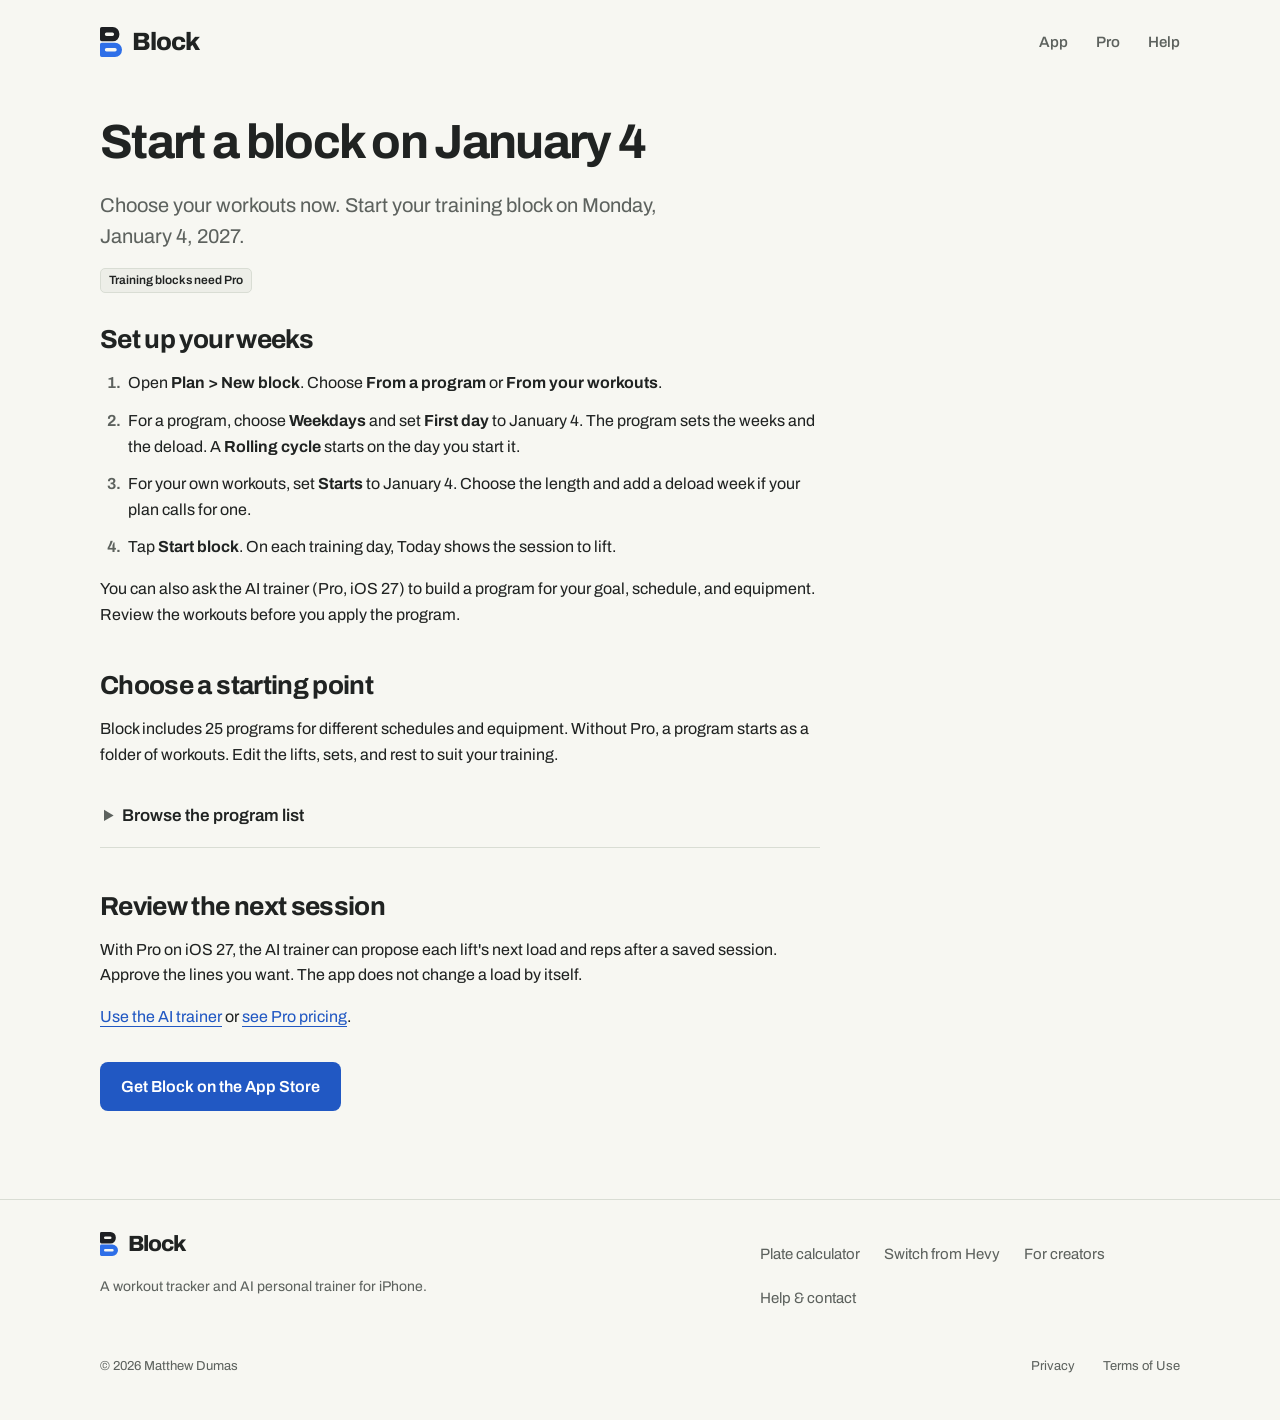
<file: january/index.html>
<!doctype html>
<!-- Generated by tools/site/build.py. Edit tools/site/pages/ and templates/. -->
<html lang="en">
<head>
<meta charset="utf-8">
<meta name="viewport" content="width=device-width, initial-scale=1">
<meta name="color-scheme" content="light">
<meta name="theme-color" content="#f7f7f2">
<link rel="icon" href="/icon.svg" type="image/svg+xml">
<link rel="apple-touch-icon" href="/apple-touch-icon.png">
<link rel="preload" href="/fonts/Archivo-VF.woff2" as="font" type="font/woff2" crossorigin>
<link rel="stylesheet" href="/landing.css">
<title>Start a January training block in Block</title>
<meta name="description" content="Choose your workouts and start a training block on January 4, 2027. Find a program for your schedule and equipment.">
<link rel="canonical" href="https://block.lnkd.world/january/">
<meta property="og:type" content="website">
<meta property="og:site_name" content="Block">
<meta property="og:title" content="Start a January training block in Block">
<meta property="og:description" content="Choose your workouts and start a training block on January 4, 2027. Find a program for your schedule and equipment.">
<meta property="og:url" content="https://block.lnkd.world/january/">
<meta property="og:image" content="https://block.lnkd.world/assets/og/january.png">
<meta property="og:image:width" content="1200">
<meta property="og:image:height" content="630">
<meta property="og:image:alt" content="Start a January training block in Block. Choose your workouts and start a training block on January 4, 2027. Find a program for your schedule and equipment.">
<meta name="twitter:card" content="summary_large_image">
<meta name="twitter:title" content="Start a January training block in Block">
<meta name="twitter:description" content="Choose your workouts and start a training block on January 4, 2027. Find a program for your schedule and equipment.">
<meta name="twitter:image" content="https://block.lnkd.world/assets/og/january.png">
<meta name="twitter:image:alt" content="Start a January training block in Block. Choose your workouts and start a training block on January 4, 2027. Find a program for your schedule and equipment.">
<meta name="apple-itunes-app" content="app-id=6819938680">
<link rel="stylesheet" href="/guide.css">
<script src="/config.js" defer></script>
<script src="/site.js" defer></script>
</head>
<body class="guide">
<a class="skip" href="#main">Skip to content</a>
<header class="nav">
  <div class="wrap">
    <a class="mark" href="/" aria-label="Block home"><img src="/assets/mark.svg" width="22" height="30" alt="">Block</a>
    <nav class="links" aria-label="Main navigation">
      <a href="/#app">App</a>
      <a href="/#pro">Pro</a>
      <a href="/support.html">Help</a>
    </nav>
  </div>
</header>
<main id="main" class="wrap">
  <header class="article-head"><h1>Start a block on January 4</h1><p class="lead">Choose your workouts now. Start your training block on Monday, January 4, 2027.</p><div class="requirements"><span class="tag">Training blocks need Pro</span></div></header>
  <article class="article">
    <section><h2>Set up your weeks</h2><ol><li>Open <strong>Plan &gt; New block</strong>. Choose <strong>From a program</strong> or <strong>From your workouts</strong>.</li><li>For a program, choose <strong>Weekdays</strong> and set <strong>First day</strong> to January 4. The program sets the weeks and the deload. A <strong>Rolling cycle</strong> starts on the day you start it.</li><li>For your own workouts, set <strong>Starts</strong> to January 4. Choose the length and add a deload week if your plan calls for one.</li><li>Tap <strong>Start block</strong>. On each training day, Today shows the session to lift.</li></ol><p>You can also ask the AI trainer (Pro, iOS 27) to build a program for your goal, schedule, and equipment. Review the workouts before you apply the program.</p></section>
    <section><h2>Choose a starting point</h2><p>Block includes 25 programs for different schedules and equipment. Without Pro, a program starts as a folder of workouts. Edit the lifts, sets, and rest to suit your training.</p><details><summary>Browse the program list</summary><div class="table-scroll"><table class="programs"><caption class="sr-only">Programs, days per week, weeks, and equipment</caption><thead><tr><th scope="col">Program</th><th scope="col">Days</th><th scope="col">Weeks</th><th scope="col">Equipment</th></tr></thead><tbody>              <tr><th scope="row"><span class="heavy">Upper Lower 4</span><span class="why">Four days: two upper, two lower. Each muscle twice a week, most with 10 to 17 hard sets.</span><span class="why kit-inline">Full gym</span></th><td class="end"><span class="num">4</span></td><td class="end"><span class="num">6</span><span class="why">Deload in week 6</span></td><td class="steel">Full gym</td></tr>
              <tr><th scope="row"><span class="heavy">Upper Lower Base</span><span class="why">Four shorter days for newer lifters: two upper, two lower, two or three sets per lift.</span><span class="why kit-inline">Full gym</span></th><td class="end"><span class="num">4</span></td><td class="end"><span class="num">6</span></td><td class="steel">Full gym</td></tr>
              <tr><th scope="row"><span class="heavy">Full Body 3</span><span class="why">Three full-body days, each with a squat or hinge, a press, a pull and smaller lifts. Each muscle two or three times a week.</span><span class="why kit-inline">Full gym</span></th><td class="end"><span class="num">3</span></td><td class="end"><span class="num">6</span><span class="why">Deload in week 6</span></td><td class="steel">Full gym</td></tr>
              <tr><th scope="row"><span class="heavy">Full Body 2</span><span class="why">Two full-body days a week. Enough to build and keep muscle with a busy schedule.</span><span class="why kit-inline">Full gym</span></th><td class="end"><span class="num">2</span></td><td class="end"><span class="num">8</span></td><td class="steel">Full gym</td></tr>
              <tr><th scope="row"><span class="heavy">Push Pull Legs</span><span class="why">Six days: push, pull and legs twice a week, with a heavier and a lighter version of each.</span><span class="why kit-inline">Full gym</span></th><td class="end"><span class="num">6</span></td><td class="end"><span class="num">6</span><span class="why">Deload in week 6</span></td><td class="steel">Full gym</td></tr>
              <tr><th scope="row"><span class="heavy">Five Day Hybrid</span><span class="why">Upper and lower early in the week, then push, pull and legs. Each muscle twice a week.</span><span class="why kit-inline">Full gym</span></th><td class="end"><span class="num">5</span></td><td class="end"><span class="num">6</span><span class="why">Deload in week 6</span></td><td class="steel">Full gym</td></tr>
              <tr><th scope="row"><span class="heavy">Lower Focus 4</span><span class="why">Four days with extra glute and leg work: three days with lower-body lifts first, and the upper body twice a week.</span><span class="why kit-inline">Full gym</span></th><td class="end"><span class="num">4</span></td><td class="end"><span class="num">6</span><span class="why">Deload in week 6</span></td><td class="steel">Full gym</td></tr>
              <tr><th scope="row"><span class="heavy">Full Body 35</span><span class="why">Three full-body days in about 35 minutes, with lifts paired in supersets.</span><span class="why kit-inline">Full gym</span></th><td class="end"><span class="num">3</span></td><td class="end"><span class="num">6</span></td><td class="steel">Full gym</td></tr>
              <tr><th scope="row"><span class="heavy">Health Base 2</span><span class="why">Two easy-to-learn days with machines and simple free weights. For newer and older lifters.</span><span class="why kit-inline">Full gym</span></th><td class="end"><span class="num">2</span></td><td class="end"><span class="num">8</span></td><td class="steel">Full gym</td></tr>
              <tr><th scope="row"><span class="heavy">Novice Strength 3</span><span class="why">Three full-body days built on the squat, bench press, deadlift and overhead press. Load goes up almost every session.</span><span class="why kit-inline">Home gym</span></th><td class="end"><span class="num">3</span></td><td class="end"><span class="num">8</span></td><td class="steel">Home gym</td></tr>
              <tr><th scope="row"><span class="heavy">Strength Upper Lower</span><span class="why">Four days: a heavy and a lighter day for the upper and the lower body. Low reps on the main lifts, moderate reps on the accessories for size.</span><span class="why kit-inline">Full gym</span></th><td class="end"><span class="num">4</span></td><td class="end"><span class="num">6</span><span class="why">Deload in week 6</span></td><td class="steel">Full gym</td></tr>
              <tr><th scope="row"><span class="heavy">Heavy Medium Light</span><span class="why">Three full-body days: one heavy, one moderate, one light. For lifters past the beginner stage.</span><span class="why kit-inline">Home gym</span></th><td class="end"><span class="num">3</span></td><td class="end"><span class="num">6</span><span class="why">Deload in week 6</span></td><td class="steel">Home gym</td></tr>
              <tr><th scope="row"><span class="heavy">Home Full Body</span><span class="why">Three full-body days for a rack, a barbell, a bench, dumbbells and a pull-up bar.</span><span class="why kit-inline">Home gym</span></th><td class="end"><span class="num">3</span></td><td class="end"><span class="num">6</span><span class="why">Deload in week 6</span></td><td class="steel">Home gym</td></tr>
              <tr><th scope="row"><span class="heavy">Home Upper Lower</span><span class="why">Four days for a home gym with a barbell, a rack, a bench, dumbbells and a pull-up bar.</span><span class="why kit-inline">Home gym</span></th><td class="end"><span class="num">4</span></td><td class="end"><span class="num">6</span><span class="why">Deload in week 6</span></td><td class="steel">Home gym</td></tr>
              <tr><th scope="row"><span class="heavy">Dumbbell 2-Day</span><span class="why">Two full-body days with dumbbells and a bench. Two working sets per lift.</span><span class="why kit-inline">Dumbbells</span></th><td class="end"><span class="num">2</span></td><td class="end"><span class="num">6</span></td><td class="steel">Dumbbells</td></tr>
              <tr><th scope="row"><span class="heavy">Dumbbell 3-Day</span><span class="why">Three full-body days with only dumbbells and a bench.</span><span class="why kit-inline">Dumbbells</span></th><td class="end"><span class="num">3</span></td><td class="end"><span class="num">6</span></td><td class="steel">Dumbbells</td></tr>
              <tr><th scope="row"><span class="heavy">Dumbbell Upper Lower</span><span class="why">Four days with dumbbells and a bench: two upper, two lower.</span><span class="why kit-inline">Dumbbells</span></th><td class="end"><span class="num">4</span></td><td class="end"><span class="num">6</span><span class="why">Deload in week 6</span></td><td class="steel">Dumbbells</td></tr>
              <tr><th scope="row"><span class="heavy">Bodyweight and Bands</span><span class="why">Three full-body days with bodyweight, a pull-up bar and resistance bands.</span><span class="why kit-inline">Bodyweight and bands</span></th><td class="end"><span class="num">3</span></td><td class="end"><span class="num">6</span></td><td class="steel">Bodyweight and bands</td></tr>
              <tr><th scope="row"><span class="heavy">Powerlifting 3</span><span class="why">Three days on the squat, bench press and deadlift: each lift heavy once and lighter or as a close variation once a week, a top set then back-offs.</span><span class="why kit-inline">Home gym</span></th><td class="end"><span class="num">3</span></td><td class="end"><span class="num">8</span><span class="why">Deload in week 8</span></td><td class="steel">Home gym</td></tr>
              <tr><th scope="row"><span class="heavy">Powerlifting 4</span><span class="why">Four days: a squat day, a bench day, a deadlift day and a second bench day. Heavy top sets, back-offs and the variations that fix each lift.</span><span class="why kit-inline">Home gym</span></th><td class="end"><span class="num">4</span></td><td class="end"><span class="num">8</span><span class="why">Deload in week 8</span></td><td class="steel">Home gym</td></tr>
              <tr><th scope="row"><span class="heavy">Powerbuilding Upper Lower</span><span class="why">Four days: each session opens with a heavy top set and back-offs on a main lift, then size work for the rest of the body.</span><span class="why kit-inline">Full gym</span></th><td class="end"><span class="num">4</span></td><td class="end"><span class="num">6</span><span class="why">Deload in week 6</span></td><td class="steel">Full gym</td></tr>
              <tr><th scope="row"><span class="heavy">Powerbuilding 3</span><span class="why">Three full-body days: a heavy top set and back-offs on the squat, the bench press or the deadlift, then size work.</span><span class="why kit-inline">Full gym</span></th><td class="end"><span class="num">3</span></td><td class="end"><span class="num">6</span><span class="why">Deload in week 6</span></td><td class="steel">Full gym</td></tr>
              <tr><th scope="row"><span class="heavy">Strength 2</span><span class="why">Two days on the squat, the bench press and the deadlift: heavy sets of 3 to 5 on each, with a front squat and a second, lighter bench press on the other day.</span><span class="why kit-inline">Home gym</span></th><td class="end"><span class="num">2</span></td><td class="end"><span class="num">8</span></td><td class="steel">Home gym</td></tr>
              <tr><th scope="row"><span class="heavy">Strength 5</span><span class="why">Five days: a heavy day each for the squat, the bench press, the deadlift and the overhead press, and a day of moderate sets for size.</span><span class="why kit-inline">Home gym</span></th><td class="end"><span class="num">5</span></td><td class="end"><span class="num">6</span><span class="why">Deload in week 6</span></td><td class="steel">Home gym</td></tr>
              <tr><th scope="row"><span class="heavy">Strength 6</span><span class="why">Six shorter days: the squat, the bench press and the deadlift each get a heavy day and a second day, lighter or as a close variation.</span><span class="why kit-inline">Home gym</span></th><td class="end"><span class="num">6</span></td><td class="end"><span class="num">6</span><span class="why">Deload in week 6</span></td><td class="steel">Home gym</td></tr></tbody></table></div></details></section>
    <section><h2>Review the next session</h2><p>With Pro on iOS 27, the AI trainer can propose each lift's next load and reps after a saved session. Approve the lines you want. The app does not change a load by itself.</p><p><a href="/trainer/">Use the AI trainer</a> or <a href="/#pro">see Pro pricing</a>.</p></section>
    <div class="cta" data-store="site-january"><a class="btn" href="https://apps.apple.com/app/apple-store/id6819938680?pt=129571361&amp;ct=site-january&amp;mt=8">Get Block on the App Store</a></div>
  </article>
</main>
<footer class="site-foot">
  <div class="wrap">
    <div class="foot-brand"><a class="mark" href="/"><img src="/assets/mark.svg" width="18" height="24" alt="">Block</a><p>A workout tracker and AI personal trainer for iPhone.</p></div>
    <nav class="links" aria-label="More from Block">
      <a href="/plates/">Plate calculator</a>
      <a href="/switch/">Switch from Hevy</a>
      <a href="/creators/">For creators</a>
      <a href="/support.html">Help &amp; contact</a>
    </nav>
    <div class="legal"><p>© 2026 Matthew Dumas</p><nav class="links" aria-label="Legal"><a href="/privacy.html">Privacy</a><a href="https://www.apple.com/legal/internet-services/itunes/dev/stdeula/">Terms of Use</a></nav></div>
  </div>
</footer>
</body>
</html>
</file>
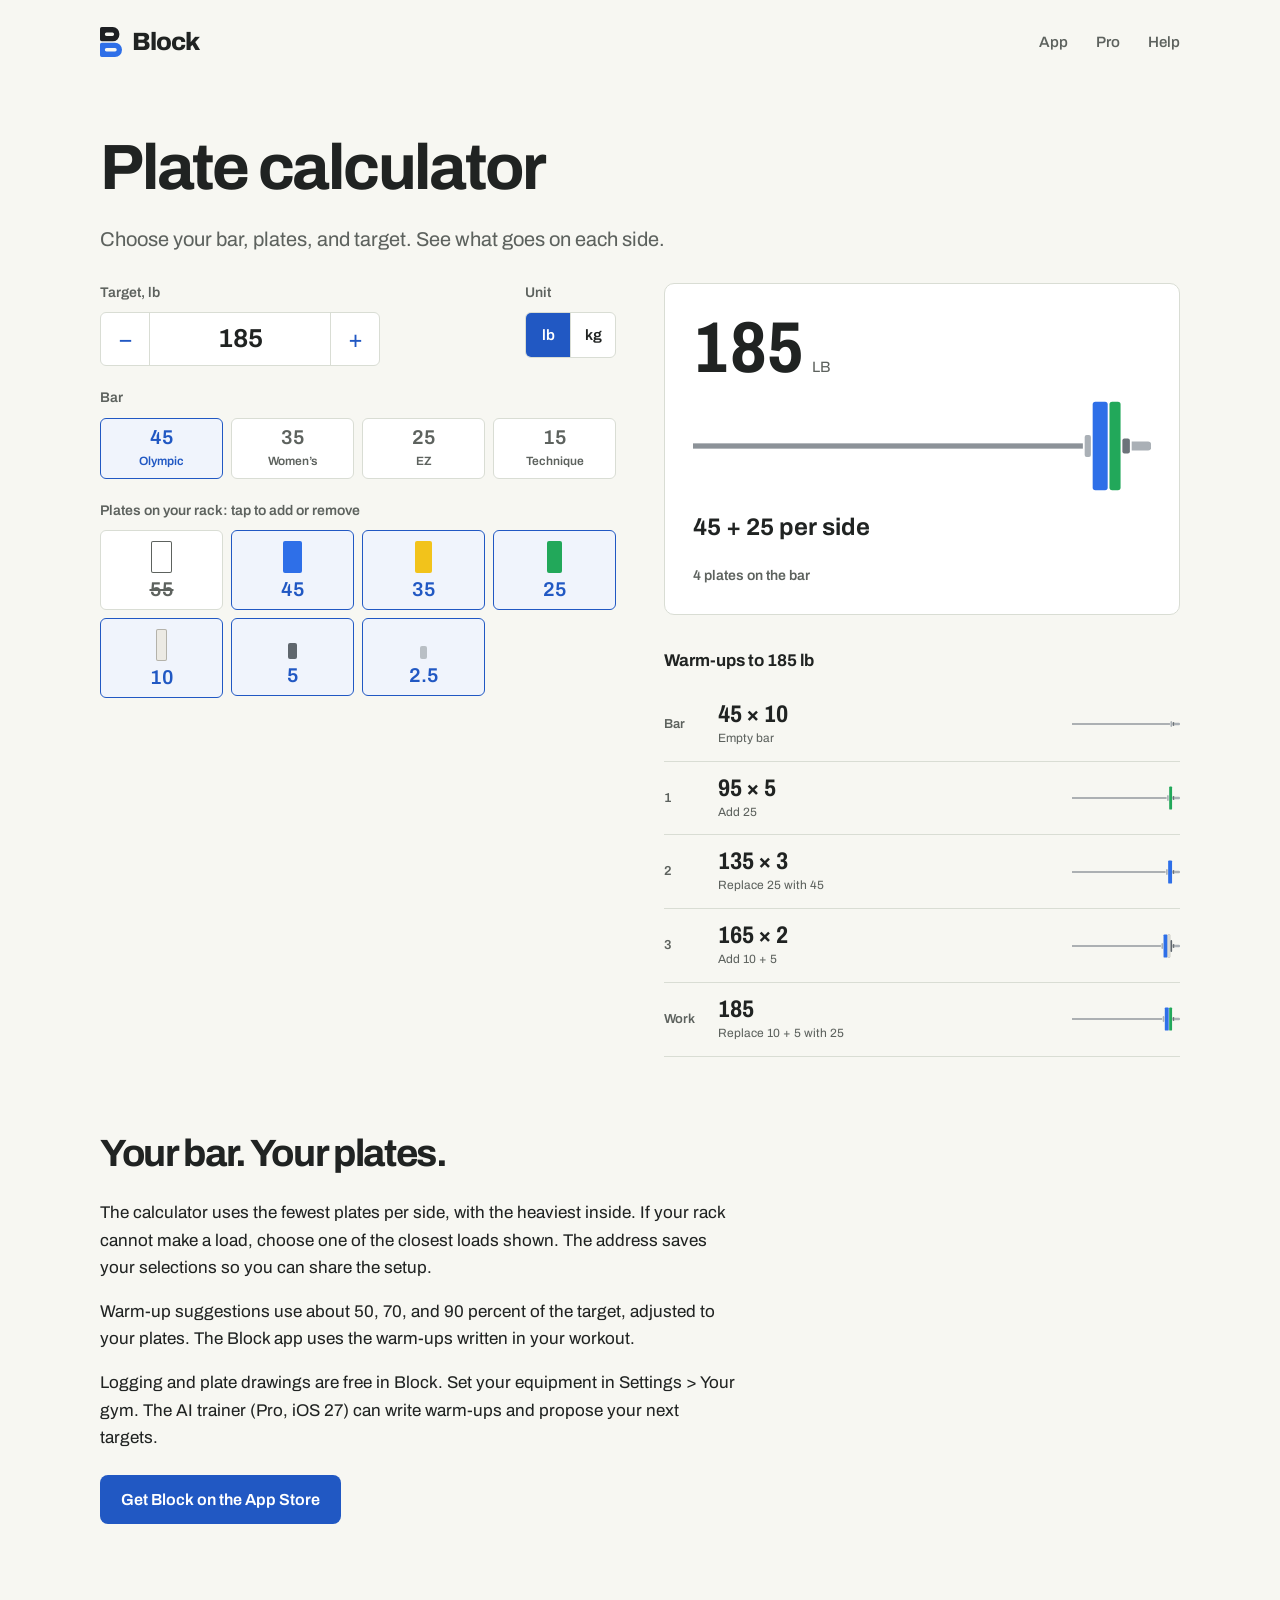
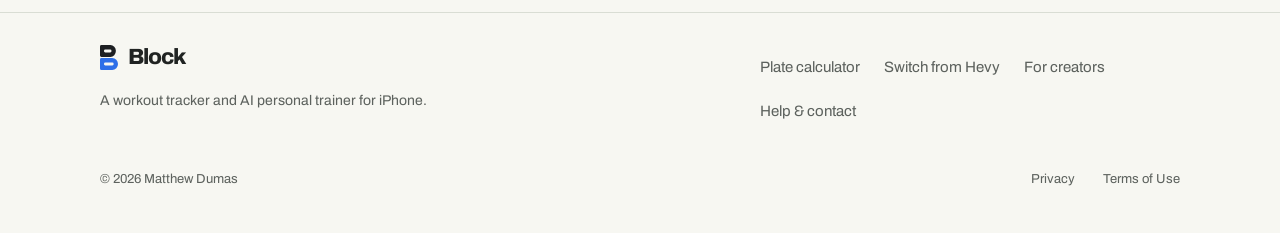
<file: plates/index.html>
<!doctype html>
<!-- Generated by tools/site/build.py. Edit tools/site/pages/ and templates/. -->
<html lang="en">
<head>
<meta charset="utf-8">
<meta name="viewport" content="width=device-width, initial-scale=1">
<meta name="color-scheme" content="light">
<meta name="theme-color" content="#f7f7f2">
<link rel="icon" href="/icon.svg" type="image/svg+xml">
<link rel="apple-touch-icon" href="/apple-touch-icon.png">
<link rel="preload" href="/fonts/Archivo-VF.woff2" as="font" type="font/woff2" crossorigin>
<link rel="stylesheet" href="/landing.css">
<title>Plate calculator by Block</title>
<meta name="description" content="Choose your bar, plates, and target. Find the fewest plates per side, in pounds or kilograms. Free to use.">
<link rel="canonical" href="https://block.lnkd.world/plates/">
<meta property="og:type" content="website">
<meta property="og:site_name" content="Block">
<meta property="og:title" content="Plate calculator by Block">
<meta property="og:description" content="Choose your bar, plates, and target. Find the fewest plates per side, in pounds or kilograms. Free to use.">
<meta property="og:url" content="https://block.lnkd.world/plates/">
<meta property="og:image" content="https://block.lnkd.world/assets/og/plates.png">
<meta property="og:image:width" content="1200">
<meta property="og:image:height" content="630">
<meta property="og:image:alt" content="Plate calculator by Block. Choose your bar, plates, and target. Find the fewest plates per side, in pounds or kilograms. Free to use.">
<meta name="twitter:card" content="summary_large_image">
<meta name="twitter:title" content="Plate calculator by Block">
<meta name="twitter:description" content="Choose your bar, plates, and target. Find the fewest plates per side, in pounds or kilograms. Free to use.">
<meta name="twitter:image" content="https://block.lnkd.world/assets/og/plates.png">
<meta name="twitter:image:alt" content="Plate calculator by Block. Choose your bar, plates, and target. Find the fewest plates per side, in pounds or kilograms. Free to use.">
<meta name="apple-itunes-app" content="app-id=6819938680">
<link rel="stylesheet" href="/tools.css">
<script src="/config.js" defer></script>
<script src="/site.js" defer></script>
<script src="/assets/js/platemath.js" defer></script>
<script src="/assets/js/plates.js" defer></script>
</head>
<body class="">
<a class="skip" href="#main">Skip to content</a>
<header class="nav">
  <div class="wrap">
    <a class="mark" href="/" aria-label="Block home"><img src="/assets/mark.svg" width="22" height="30" alt="">Block</a>
    <nav class="links" aria-label="Main navigation">
      <a href="/#app">App</a>
      <a href="/#pro">Pro</a>
      <a href="/support.html">Help</a>
    </nav>
  </div>
</header>
<main id="main">
  <header class="page-hero"><div class="wrap"><div class="intro"><h1>Plate calculator</h1><p class="lead">Choose your bar, plates, and target. See what goes on each side.</p></div></div></header>
  <section class="sec calc-sec" aria-label="Plate calculator"><div class="wrap">
    <p class="fine" id="calc-static">The calculator needs JavaScript. On a 45 lb bar, 185 lb is 45 + 25 per side.</p>
    <div class="calc" id="calc" role="group" hidden aria-label="Plate calculator">
        <div class="controls">
          <div class="field c-target">
            <label class="label" for="c-target">Target, <span data-unit-label>lb</span></label>
            <div class="stepper">
              <button type="button" id="c-minus" aria-label="Take off 5 lb">−</button>
              <input id="c-target" type="number" inputmode="decimal" min="45" step="5" value="185">
              <button type="button" id="c-plus" aria-label="Add 5 lb">+</button>
            </div>
          </div>
          <fieldset class="field c-units">
            <legend class="label">Unit</legend>
            <div class="seg">
              <label><input type="radio" name="c-unit" value="lb" checked><span>lb</span></label>
              <label><input type="radio" name="c-unit" value="kg"><span>kg</span></label>
            </div>
          </fieldset>
          <fieldset class="field c-bars">
            <legend class="label">Bar</legend>
            <div class="chips" id="c-bars"></div>
          </fieldset>
          <fieldset class="field c-rack">
            <legend class="label">Plates on your rack: tap to add or remove</legend>
            <div class="chips" id="c-plates"></div>
          </fieldset>
        </div>

        <div class="calc-load">
          <div class="big"><span class="num" id="c-total">185</span><span class="unit" id="c-unit">LB</span></div>
          <div class="bar-box calc-bar" id="c-bar"></div>
          <div id="c-fit">
            <p class="heavy per-side" id="c-per-side">45 + 25 per side</p>
            <p class="label" id="c-count">4 plates on the bar</p>
          </div>
          <div id="c-miss" hidden>
            <p class="miss" id="c-miss-text">Cannot make 187 exactly</p>
            <div class="nearest" id="c-nearest"></div>
          </div>
        </div>


        <div id="c-warm" class="warm">
          <p class="heavy c-warm-title" id="c-warm-title">Warm-ups to 185 lb</p>
          <div class="ladder" id="c-ladder" role="table" aria-label="Warm-ups"></div>
        </div>
        <p class="sr-only" aria-live="polite" id="c-status"></p>
      </div>
  </div></section>
  <section class="sec" aria-labelledby="h-how"><div class="wrap"><div class="copy"><h2 id="h-how">Your bar. Your plates.</h2><p class="tool-note">The calculator uses the fewest plates per side, with the heaviest inside. If your rack cannot make a load, choose one of the closest loads shown. The address saves your selections so you can share the setup.</p><p>Warm-up suggestions use about 50, 70, and 90 percent of the target, adjusted to your plates. The Block app uses the warm-ups written in your workout.</p><p>Logging and plate drawings are free in Block. Set your equipment in Settings &gt; Your gym. The AI trainer (Pro, iOS 27) can write warm-ups and propose your next targets.</p><div class="cta" data-store="site-plates"><a class="btn" href="https://apps.apple.com/app/apple-store/id6819938680?pt=129571361&amp;ct=site-plates&amp;mt=8">Get Block on the App Store</a></div></div></div></section>
</main>
<footer class="site-foot">
  <div class="wrap">
    <div class="foot-brand"><a class="mark" href="/"><img src="/assets/mark.svg" width="18" height="24" alt="">Block</a><p>A workout tracker and AI personal trainer for iPhone.</p></div>
    <nav class="links" aria-label="More from Block">
      <a href="/plates/">Plate calculator</a>
      <a href="/switch/">Switch from Hevy</a>
      <a href="/creators/">For creators</a>
      <a href="/support.html">Help &amp; contact</a>
    </nav>
    <div class="legal"><p>© 2026 Matthew Dumas</p><nav class="links" aria-label="Legal"><a href="/privacy.html">Privacy</a><a href="https://www.apple.com/legal/internet-services/itunes/dev/stdeula/">Terms of Use</a></nav></div>
  </div>
</footer>
</body>
</html>
</file>
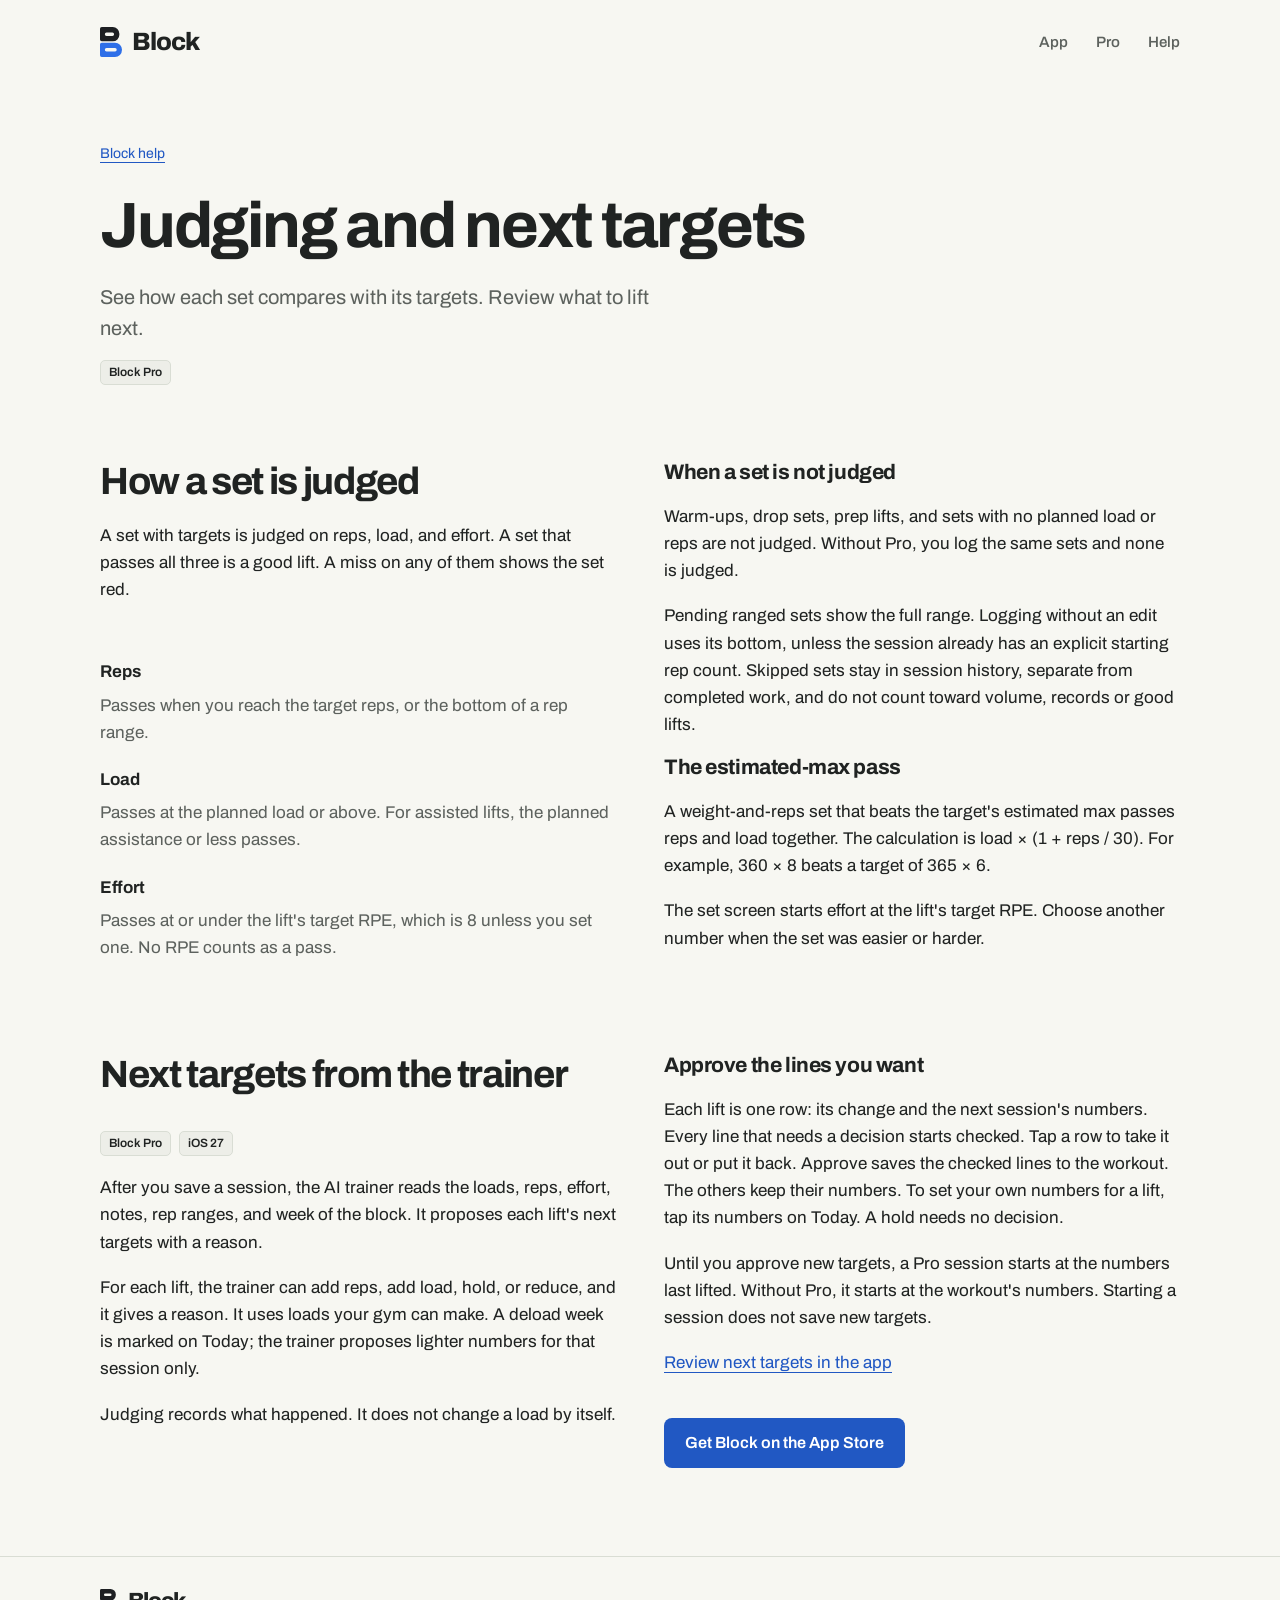
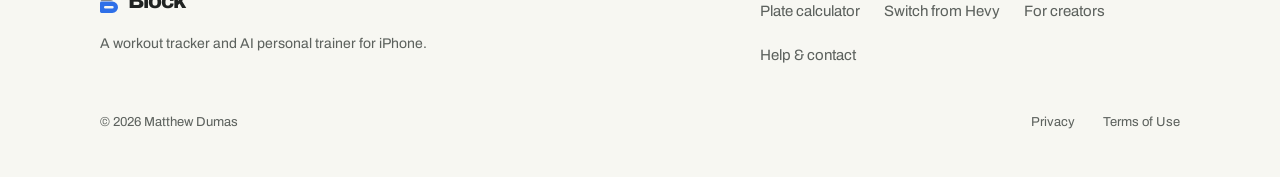
<file: progression/index.html>
<!doctype html>
<!-- Generated by tools/site/build.py. Edit tools/site/pages/ and templates/. -->
<html lang="en">
<head>
<meta charset="utf-8">
<meta name="viewport" content="width=device-width, initial-scale=1">
<meta name="color-scheme" content="light">
<meta name="theme-color" content="#f7f7f2">
<link rel="icon" href="/icon.svg" type="image/svg+xml">
<link rel="apple-touch-icon" href="/apple-touch-icon.png">
<link rel="preload" href="/fonts/Archivo-VF.woff2" as="font" type="font/woff2" crossorigin>
<link rel="stylesheet" href="/landing.css">
<title>Judging and next targets in Block</title>
<meta name="description" content="See how each set is judged on reps, load, and effort. Review and approve the AI trainer’s next targets with Block Pro.">
<link rel="canonical" href="https://block.lnkd.world/progression/">
<meta property="og:type" content="website">
<meta property="og:site_name" content="Block">
<meta property="og:title" content="Judging and next targets in Block">
<meta property="og:description" content="See how each set is judged on reps, load, and effort. Review and approve the AI trainer’s next targets with Block Pro.">
<meta property="og:url" content="https://block.lnkd.world/progression/">
<meta property="og:image" content="https://block.lnkd.world/assets/og/progression.png">
<meta property="og:image:width" content="1200">
<meta property="og:image:height" content="630">
<meta property="og:image:alt" content="Judging and next targets in Block. See how each set is judged on reps, load, and effort. Review and approve the AI trainer’s next targets with Block Pro.">
<meta name="twitter:card" content="summary_large_image">
<meta name="twitter:title" content="Judging and next targets in Block">
<meta name="twitter:description" content="See how each set is judged on reps, load, and effort. Review and approve the AI trainer’s next targets with Block Pro.">
<meta name="twitter:image" content="https://block.lnkd.world/assets/og/progression.png">
<meta name="twitter:image:alt" content="Judging and next targets in Block. See how each set is judged on reps, load, and effort. Review and approve the AI trainer’s next targets with Block Pro.">
<meta name="apple-itunes-app" content="app-id=6819938680">
<script src="/config.js" defer></script>
<script src="/site.js" defer></script>
</head>
<body class="">
<a class="skip" href="#main">Skip to content</a>
<header class="nav">
  <div class="wrap">
    <a class="mark" href="/" aria-label="Block home"><img src="/assets/mark.svg" width="22" height="30" alt="">Block</a>
    <nav class="links" aria-label="Main navigation">
      <a href="/#app">App</a>
      <a href="/#pro">Pro</a>
      <a href="/support.html">Help</a>
    </nav>
  </div>
</header>
<main id="main">
  <header class="page-hero"><div class="wrap"><a class="breadcrumb" href="/support.html">Block help</a><div class="intro"><h1>Judging and next targets</h1><p class="lead">See how each set compares with its targets. Review what to lift next.</p><div class="requirements"><span class="tag">Block Pro</span></div></div></div></header>
  <section class="sec" id="judging" aria-labelledby="h-judging"><div class="wrap split"><div class="stack"><h2 id="h-judging">How a set is judged</h2><p>A set with targets is judged on reps, load, and effort. A set that passes all three is a good lift. A miss on any of them shows the set red.</p><dl><dt><strong>Reps</strong></dt><dd>Passes when you reach the target reps, or the bottom of a rep range.</dd><dt><strong>Load</strong></dt><dd>Passes at the planned load or above. For assisted lifts, the planned assistance or less passes.</dd><dt><strong>Effort</strong></dt><dd>Passes at or under the lift's target RPE, which is 8 unless you set one. No RPE counts as a pass.</dd></dl></div><div class="stack"><h3>When a set is not judged</h3><p>Warm-ups, drop sets, prep lifts, and sets with no planned load or reps are not judged. Without Pro, you log the same sets and none is judged.</p><p>Pending ranged sets show the full range. Logging without an edit uses its bottom, unless the session already has an explicit starting rep count. Skipped sets stay in session history, separate from completed work, and do not count toward volume, records or good lifts.</p><h3>The estimated-max pass</h3><p>A weight-and-reps set that beats the target's estimated max passes reps and load together. The calculation is load × (1 + reps / 30). For example, 360 × 8 beats a target of 365 × 6.</p><p>The set screen starts effort at the lift's target RPE. Choose another number when the set was easier or harder.</p></div></div></section>
  <section class="sec" id="next" aria-labelledby="h-next"><div class="wrap split"><div class="stack" id="rules"><h2 id="h-next">Next targets from the trainer</h2><div class="requirements"><span class="tag">Block Pro</span><span class="tag">iOS 27</span></div><p>After you save a session, the AI trainer reads the loads, reps, effort, notes, rep ranges, and week of the block. It proposes each lift's next targets with a reason.</p><p>For each lift, the trainer can add reps, add load, hold, or reduce, and it gives a reason. It uses loads your gym can make. A deload week is marked on Today; the trainer proposes lighter numbers for that session only.</p><p>Judging records what happened. It does not change a load by itself.</p></div><div class="stack"><h3>Approve the lines you want</h3><p>Each lift is one row: its change and the next session's numbers. Every line that needs a decision starts checked. Tap a row to take it out or put it back. Approve saves the checked lines to the workout. The others keep their numbers. To set your own numbers for a lift, tap its numbers on Today. A hold needs no decision.</p><p id="unchanged"><span id="when">Until</span> you approve new targets, a Pro session starts at the numbers last lifted. Without Pro, it starts at the workout's numbers. Starting a session does not save new targets.</p><p><a href="/trainer/#next">Review next targets in the app</a></p><div class="cta" data-store="site-progression"><a class="btn" href="https://apps.apple.com/app/apple-store/id6819938680?pt=129571361&amp;ct=site-progression&amp;mt=8">Get Block on the App Store</a></div></div></div></section>
</main>
<footer class="site-foot">
  <div class="wrap">
    <div class="foot-brand"><a class="mark" href="/"><img src="/assets/mark.svg" width="18" height="24" alt="">Block</a><p>A workout tracker and AI personal trainer for iPhone.</p></div>
    <nav class="links" aria-label="More from Block">
      <a href="/plates/">Plate calculator</a>
      <a href="/switch/">Switch from Hevy</a>
      <a href="/creators/">For creators</a>
      <a href="/support.html">Help &amp; contact</a>
    </nav>
    <div class="legal"><p>© 2026 Matthew Dumas</p><nav class="links" aria-label="Legal"><a href="/privacy.html">Privacy</a><a href="https://www.apple.com/legal/internet-services/itunes/dev/stdeula/">Terms of Use</a></nav></div>
  </div>
</footer>
</body>
</html>
</file>
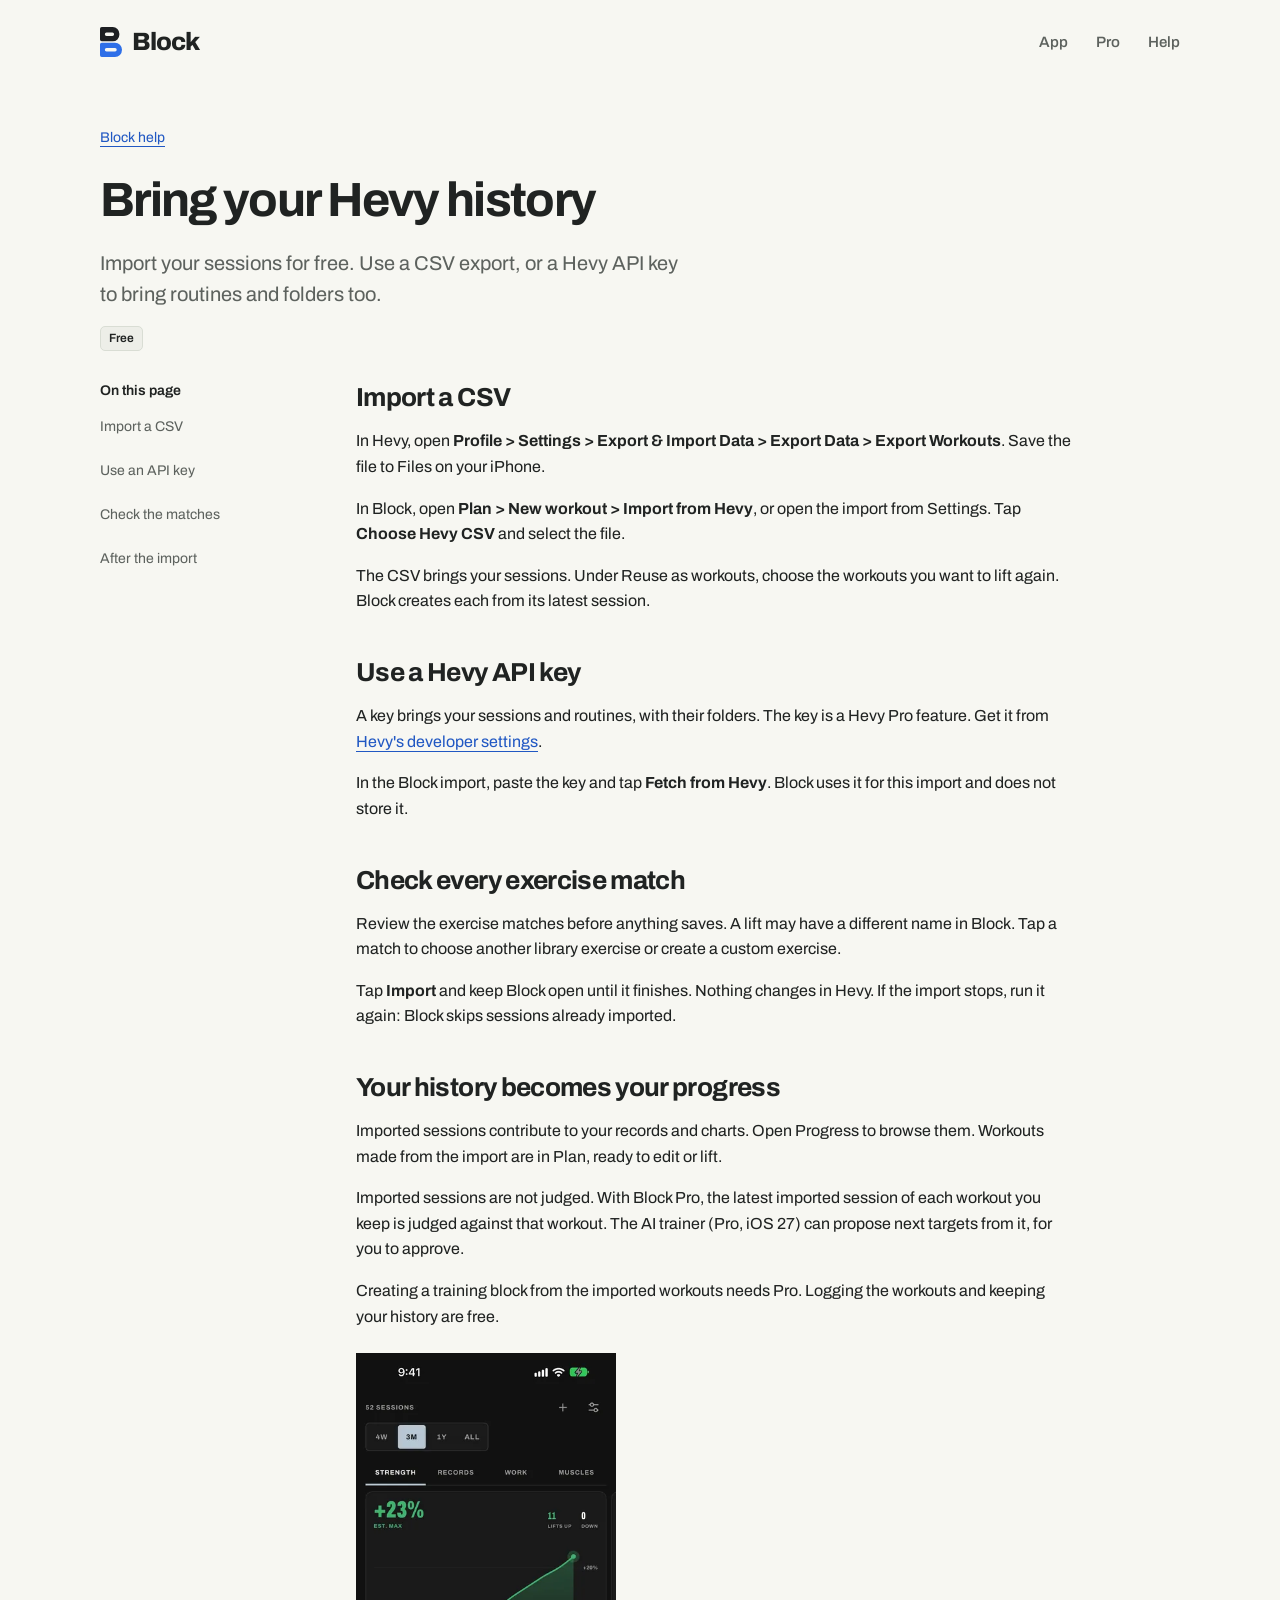
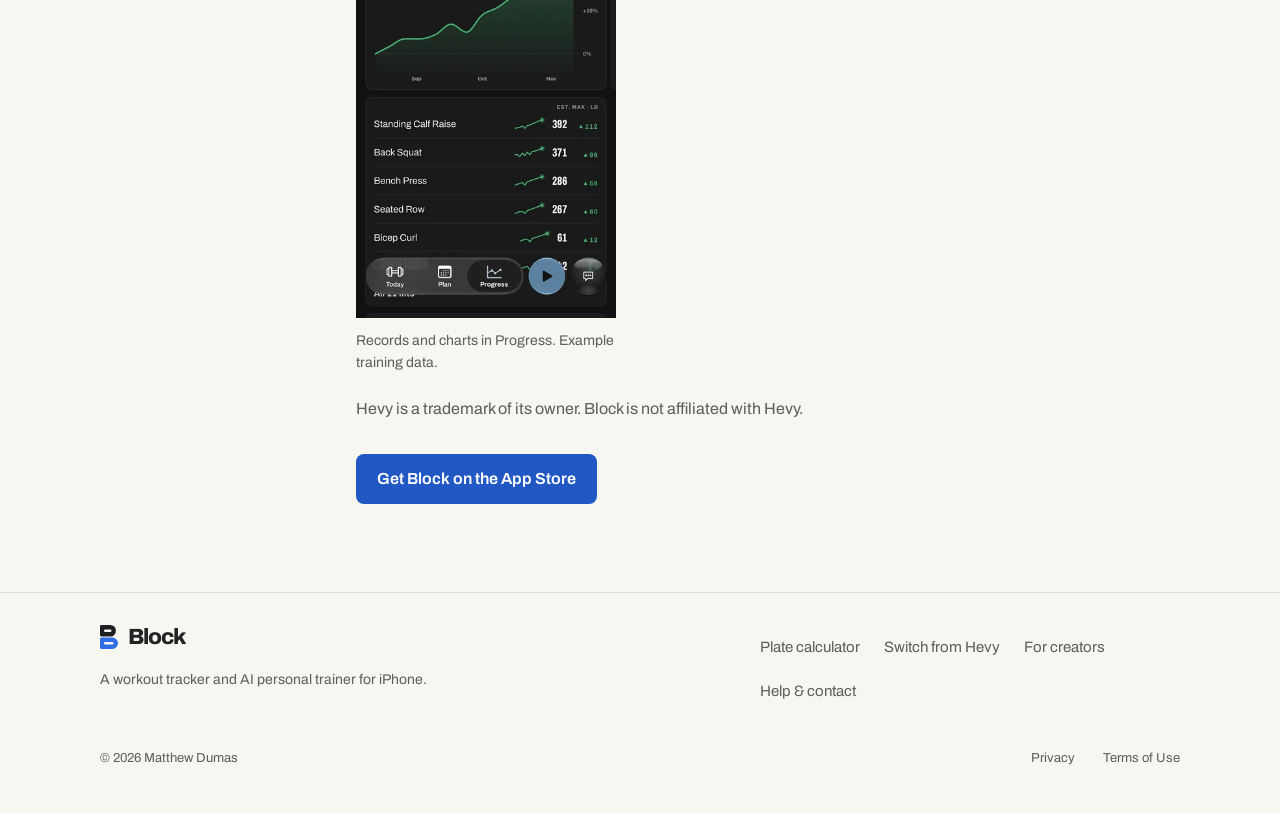
<file: switch/index.html>
<!doctype html>
<!-- Generated by tools/site/build.py. Edit tools/site/pages/ and templates/. -->
<html lang="en">
<head>
<meta charset="utf-8">
<meta name="viewport" content="width=device-width, initial-scale=1">
<meta name="color-scheme" content="light">
<meta name="theme-color" content="#f7f7f2">
<link rel="icon" href="/icon.svg" type="image/svg+xml">
<link rel="apple-touch-icon" href="/apple-touch-icon.png">
<link rel="preload" href="/fonts/Archivo-VF.woff2" as="font" type="font/woff2" crossorigin>
<link rel="stylesheet" href="/landing.css">
<title>Import from Hevy to Block</title>
<meta name="description" content="Bring your Hevy sessions to Block with a CSV export, or routines and folders with an API key. Importing is free.">
<link rel="canonical" href="https://block.lnkd.world/switch/">
<meta property="og:type" content="website">
<meta property="og:site_name" content="Block">
<meta property="og:title" content="Import from Hevy to Block">
<meta property="og:description" content="Bring your Hevy sessions to Block with a CSV export, or routines and folders with an API key. Importing is free.">
<meta property="og:url" content="https://block.lnkd.world/switch/">
<meta property="og:image" content="https://block.lnkd.world/assets/og/switch.png">
<meta property="og:image:width" content="1200">
<meta property="og:image:height" content="630">
<meta property="og:image:alt" content="Import from Hevy to Block. Bring your Hevy sessions to Block with a CSV export, or routines and folders with an API key. Importing is free.">
<meta name="twitter:card" content="summary_large_image">
<meta name="twitter:title" content="Import from Hevy to Block">
<meta name="twitter:description" content="Bring your Hevy sessions to Block with a CSV export, or routines and folders with an API key. Importing is free.">
<meta name="twitter:image" content="https://block.lnkd.world/assets/og/switch.png">
<meta name="twitter:image:alt" content="Import from Hevy to Block. Bring your Hevy sessions to Block with a CSV export, or routines and folders with an API key. Importing is free.">
<meta name="apple-itunes-app" content="app-id=6819938680">
<link rel="stylesheet" href="/guide.css">
<script src="/config.js" defer></script>
<script src="/site.js" defer></script>
</head>
<body class="guide">
<a class="skip" href="#main">Skip to content</a>
<header class="nav">
  <div class="wrap">
    <a class="mark" href="/" aria-label="Block home"><img src="/assets/mark.svg" width="22" height="30" alt="">Block</a>
    <nav class="links" aria-label="Main navigation">
      <a href="/#app">App</a>
      <a href="/#pro">Pro</a>
      <a href="/support.html">Help</a>
    </nav>
  </div>
</header>
<main id="main" class="wrap">
  <header class="article-head"><a class="breadcrumb" href="/support.html">Block help</a><h1>Bring your Hevy history</h1><p class="lead">Import your sessions for free. Use a CSV export, or a Hevy API key to bring routines and folders too.</p><div class="requirements"><span class="tag">Free</span></div></header>
  <div class="article-layout"><nav class="toc" aria-label="On this page"><h2>On this page</h2><ul><li><a href="#csv">Import a CSV</a></li><li><a href="#api">Use an API key</a></li><li><a href="#review">Check the matches</a></li><li><a href="#after">After the import</a></li></ul></nav><article class="article">
    <section id="csv"><h2>Import a CSV</h2><p>In Hevy, open <strong>Profile &gt; Settings &gt; Export &amp; Import Data &gt; Export Data &gt; Export Workouts</strong>. Save the file to Files on your iPhone.</p><p>In Block, open <strong>Plan &gt; New workout &gt; Import from Hevy</strong>, or open the import from Settings. Tap <strong>Choose Hevy CSV</strong> and select the file.</p><p>The CSV brings your sessions. Under Reuse as workouts, choose the workouts you want to lift again. Block creates each from its latest session.</p></section>
    <section id="api"><h2>Use a Hevy API key</h2><p>A key brings your sessions and routines, with their folders. The key is a Hevy Pro feature. Get it from <a href="https://hevy.com/settings?developer">Hevy's developer settings</a>.</p><p>In the Block import, paste the key and tap <strong>Fetch from Hevy</strong>. Block uses it for this import and does not store it.</p></section>
    <section id="review"><h2>Check every exercise match</h2><p>Review the exercise matches before anything saves. A lift may have a different name in Block. Tap a match to choose another library exercise or create a custom exercise.</p><p>Tap <strong>Import</strong> and keep Block open until it finishes. Nothing changes in Hevy. If the import stops, run it again: Block skips sessions already imported.</p></section>
    <section id="after"><h2>Your history becomes your progress</h2><p>Imported sessions contribute to your records and charts. Open Progress to browse them. Workouts made from the import are in Plan, ready to edit or lift.</p><p>Imported sessions are not judged. With Block Pro, the latest imported session of each workout you keep is judged against that workout. The AI trainer (Pro, iOS 27) can propose next targets from it, for you to approve.</p><p>Creating a training block from the imported workouts needs Pro. Logging the workouts and keeping your history are free.</p><figure class="shot"><img src="/assets/img/app/progress-400.webp" srcset="/assets/img/app/progress-400.webp 400w, /assets/img/app/progress-800.webp 800w" sizes="(min-width: 768px) 320px, 80vw" width="1320" height="2868" alt="The Progress tab with the strength chart over three months and the estimated max of each lift, from example training data." loading="lazy" decoding="async"><figcaption>Records and charts in Progress. Example training data.</figcaption></figure></section>
    <p class="fine">Hevy is a trademark of its owner. Block is not affiliated with Hevy.</p><div class="cta" data-store="site-switch"><a class="btn" href="https://apps.apple.com/app/apple-store/id6819938680?pt=129571361&amp;ct=site-switch&amp;mt=8">Get Block on the App Store</a></div>
  </article></div>
</main>
<footer class="site-foot">
  <div class="wrap">
    <div class="foot-brand"><a class="mark" href="/"><img src="/assets/mark.svg" width="18" height="24" alt="">Block</a><p>A workout tracker and AI personal trainer for iPhone.</p></div>
    <nav class="links" aria-label="More from Block">
      <a href="/plates/">Plate calculator</a>
      <a href="/switch/">Switch from Hevy</a>
      <a href="/creators/">For creators</a>
      <a href="/support.html">Help &amp; contact</a>
    </nav>
    <div class="legal"><p>© 2026 Matthew Dumas</p><nav class="links" aria-label="Legal"><a href="/privacy.html">Privacy</a><a href="https://www.apple.com/legal/internet-services/itunes/dev/stdeula/">Terms of Use</a></nav></div>
  </div>
</footer>
</body>
</html>
</file>
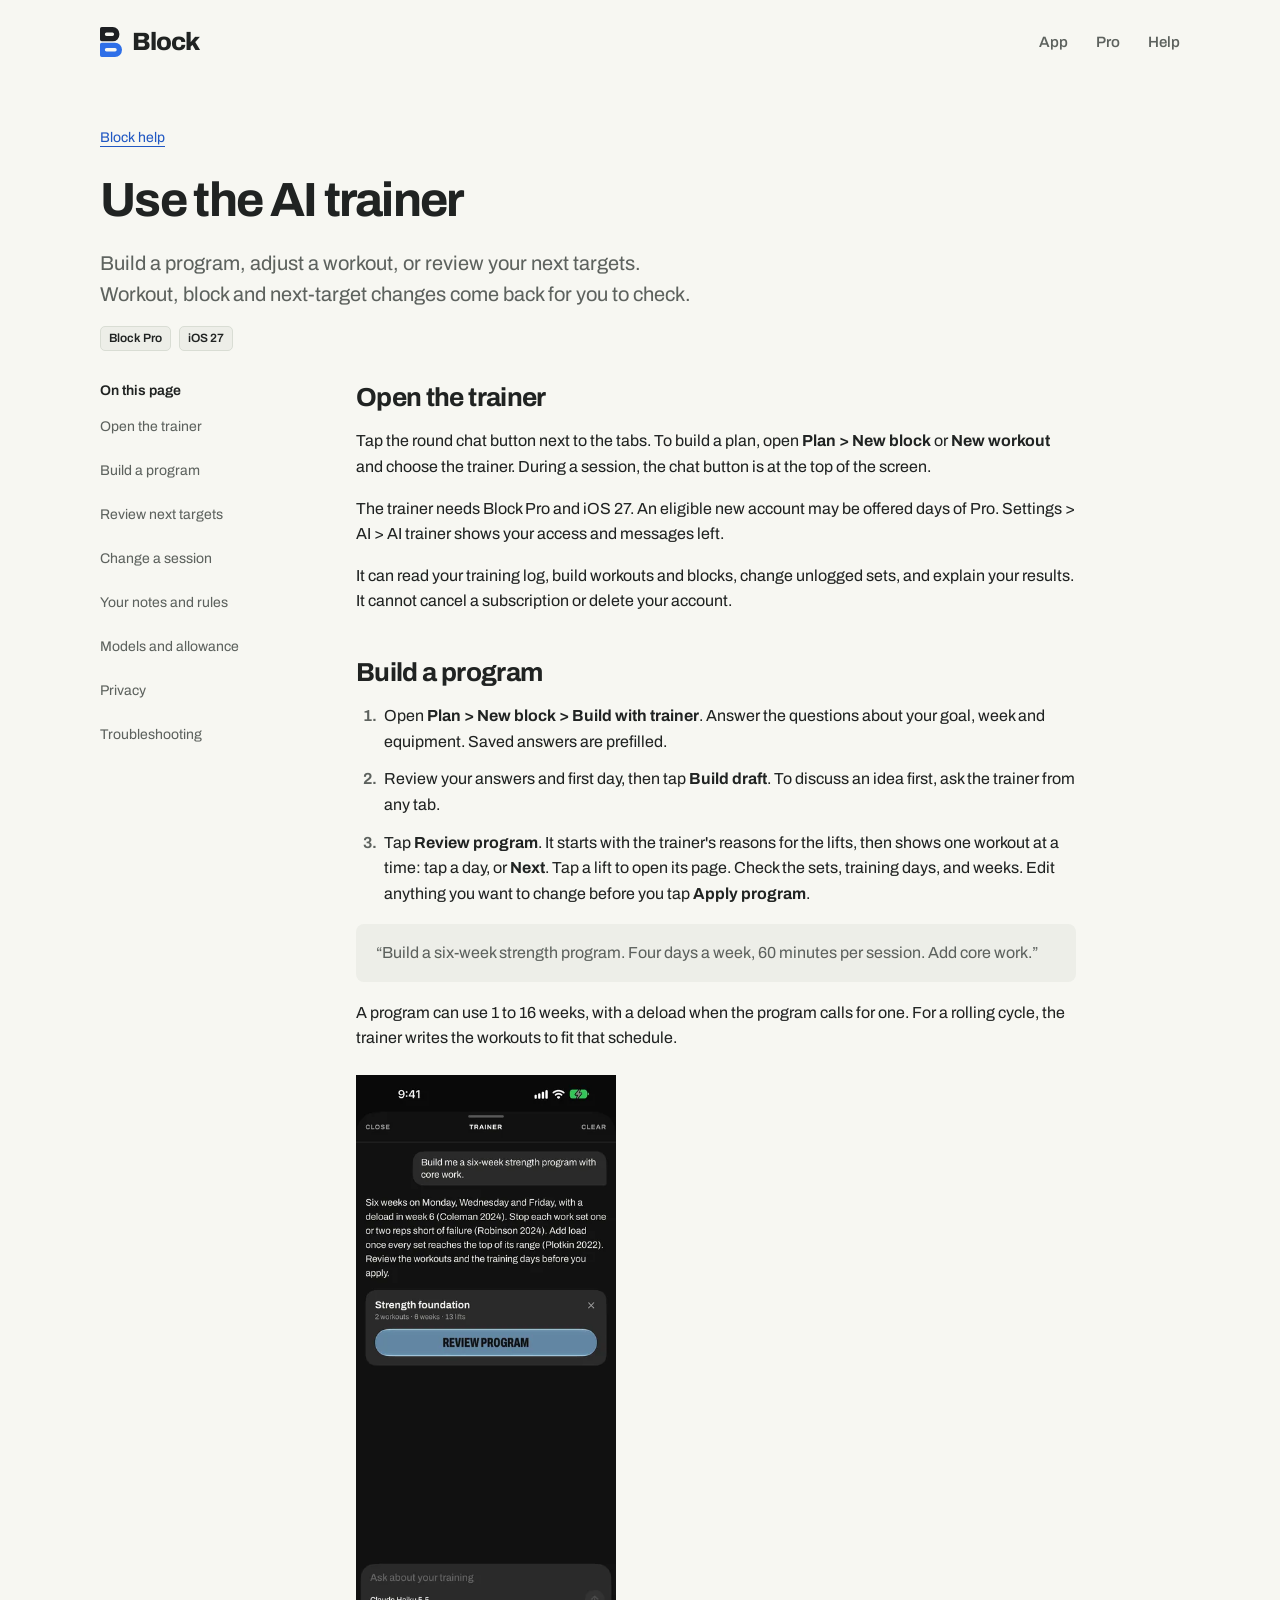
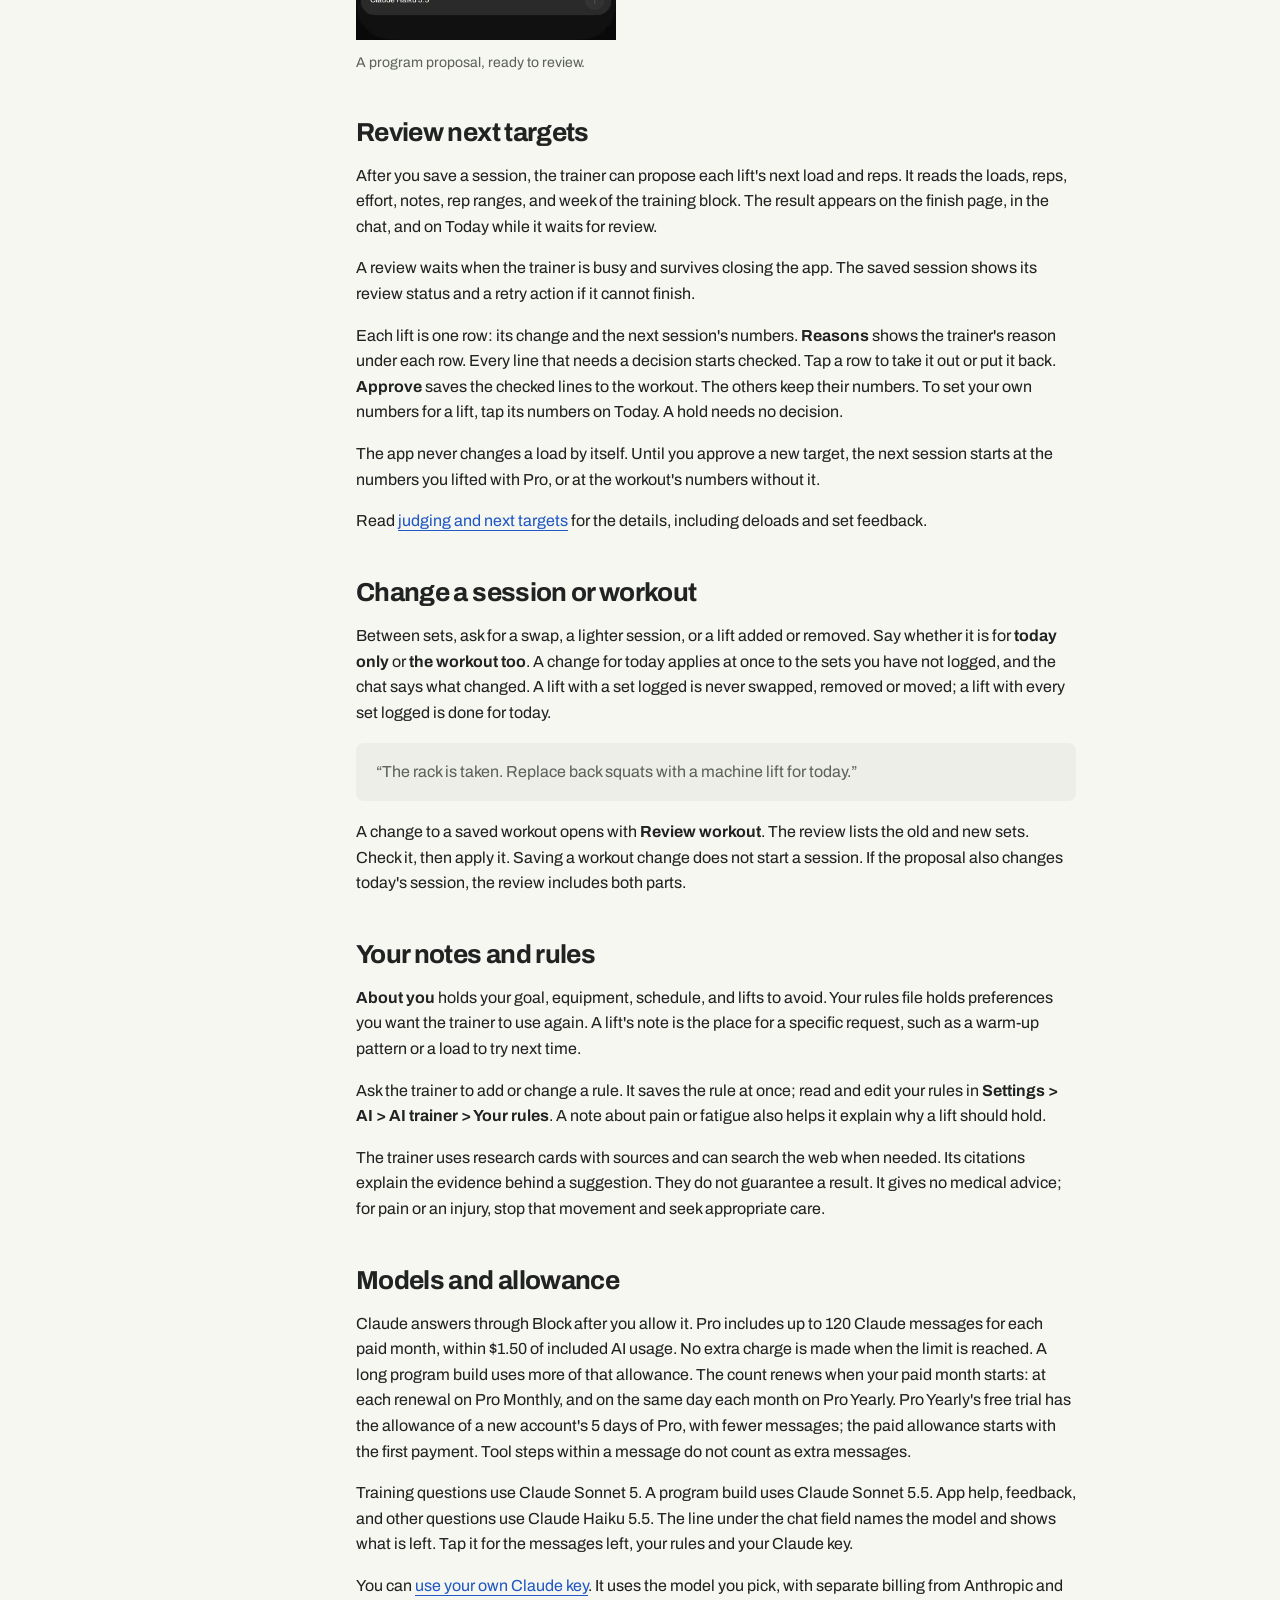
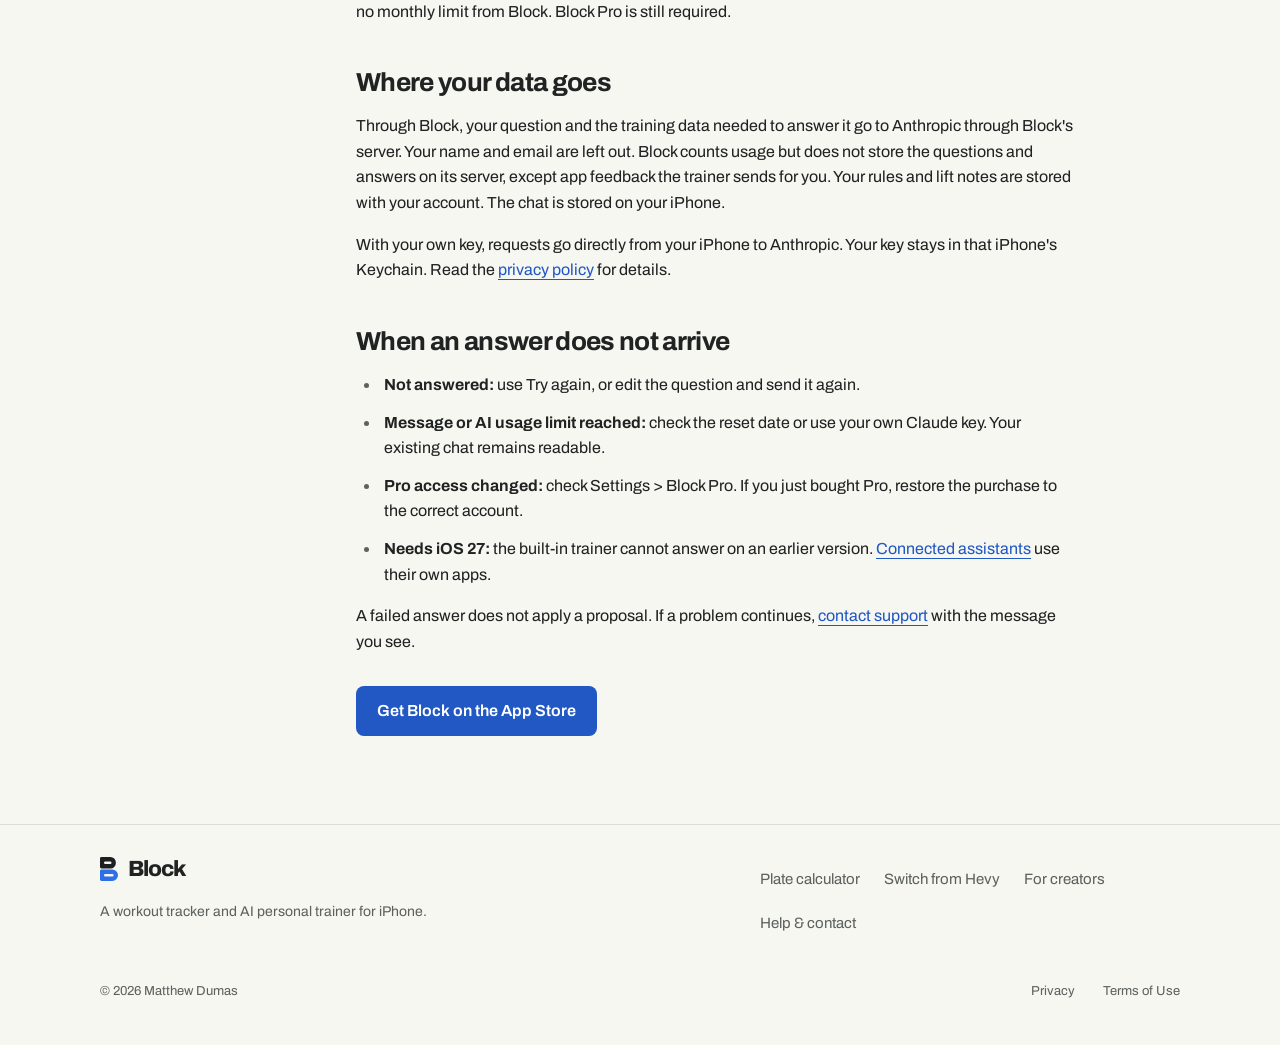
<file: trainer/index.html>
<!doctype html>
<!-- Generated by tools/site/build.py. Edit tools/site/pages/ and templates/. -->
<html lang="en">
<head>
<meta charset="utf-8">
<meta name="viewport" content="width=device-width, initial-scale=1">
<meta name="color-scheme" content="light">
<meta name="theme-color" content="#f7f7f2">
<link rel="icon" href="/icon.svg" type="image/svg+xml">
<link rel="apple-touch-icon" href="/apple-touch-icon.png">
<link rel="preload" href="/fonts/Archivo-VF.woff2" as="font" type="font/woff2" crossorigin>
<link rel="stylesheet" href="/landing.css">
<title>Use the AI trainer in Block</title>
<meta name="description" content="Build a program, change a workout, and approve next targets. A practical guide to the Block AI trainer. Requires Pro and iOS 27.">
<link rel="canonical" href="https://block.lnkd.world/trainer/">
<meta property="og:type" content="website">
<meta property="og:site_name" content="Block">
<meta property="og:title" content="Use the AI trainer in Block">
<meta property="og:description" content="Build a program, change a workout, and approve next targets. A practical guide to the Block AI trainer. Requires Pro and iOS 27.">
<meta property="og:url" content="https://block.lnkd.world/trainer/">
<meta property="og:image" content="https://block.lnkd.world/assets/og/trainer.png">
<meta property="og:image:width" content="1200">
<meta property="og:image:height" content="630">
<meta property="og:image:alt" content="Use the AI trainer in Block. Build a program, change a workout, and approve next targets. A practical guide to the Block AI trainer. Requires Pro and iOS 27.">
<meta name="twitter:card" content="summary_large_image">
<meta name="twitter:title" content="Use the AI trainer in Block">
<meta name="twitter:description" content="Build a program, change a workout, and approve next targets. A practical guide to the Block AI trainer. Requires Pro and iOS 27.">
<meta name="twitter:image" content="https://block.lnkd.world/assets/og/trainer.png">
<meta name="twitter:image:alt" content="Use the AI trainer in Block. Build a program, change a workout, and approve next targets. A practical guide to the Block AI trainer. Requires Pro and iOS 27.">
<meta name="apple-itunes-app" content="app-id=6819938680">
<link rel="stylesheet" href="/guide.css">
<script src="/config.js" defer></script>
<script src="/site.js" defer></script>
</head>
<body class="guide">
<a class="skip" href="#main">Skip to content</a>
<header class="nav">
  <div class="wrap">
    <a class="mark" href="/" aria-label="Block home"><img src="/assets/mark.svg" width="22" height="30" alt="">Block</a>
    <nav class="links" aria-label="Main navigation">
      <a href="/#app">App</a>
      <a href="/#pro">Pro</a>
      <a href="/support.html">Help</a>
    </nav>
  </div>
</header>
<main id="main" class="wrap">
  <header class="article-head"><a class="breadcrumb" href="/support.html">Block help</a><h1>Use the AI trainer</h1><p class="lead">Build a program, adjust a workout, or review your next targets. Workout, block and next-target changes come back for you to check.</p><div class="requirements"><span class="tag">Block Pro</span><span class="tag">iOS 27</span></div></header>
  <div class="article-layout">
    <nav class="toc" aria-label="On this page"><h2>On this page</h2><ul><li><a href="#open">Open the trainer</a></li><li><a href="#build">Build a program</a></li><li><a href="#next">Review next targets</a></li><li><a href="#session">Change a session</a></li><li><a href="#rules">Your notes and rules</a></li><li><a href="#who">Models and allowance</a></li><li><a href="#data">Privacy</a></li><li><a href="#faq">Troubleshooting</a></li></ul></nav>
    <article class="article">
      <section id="open"><h2>Open the trainer</h2><p>Tap the round chat button next to the tabs. To build a plan, open <strong>Plan &gt; New block</strong> or <strong>New workout</strong> and choose the trainer. During a session, the chat button is at the top of the screen.</p><p>The trainer needs Block Pro and iOS 27. An eligible new account may be offered days of Pro. Settings &gt; AI &gt; AI trainer shows your access and messages left.</p><p id="can">It can read your training log, build workouts and blocks, change unlogged sets, and explain your results. It cannot cancel a subscription or delete your account.</p></section>
      <section id="build"><h2>Build a program</h2><ol><li>Open <strong>Plan &gt; New block &gt; Build with trainer</strong>. Answer the questions about your goal, week and equipment. Saved answers are prefilled.</li><li>Review your answers and first day, then tap <strong>Build draft</strong>. To discuss an idea first, ask the trainer from any tab.</li><li>Tap <strong>Review program</strong>. It starts with the trainer's reasons for the lifts, then shows one workout at a time: tap a day, or <strong>Next</strong>. Tap a lift to open its page. Check the sets, training days, and weeks. Edit anything you want to change before you tap <strong>Apply program</strong>.</li></ol><blockquote class="example" id="ask"><p>“Build a six-week strength program. Four days a week, 60 minutes per session. Add core work.”</p></blockquote><p>A program can use 1 to 16 weeks, with a deload when the program calls for one. For a rolling cycle, the trainer writes the workouts to fit that schedule.</p><figure class="shot"><img src="/assets/img/app/trainer-400.webp" srcset="/assets/img/app/trainer-400.webp 400w, /assets/img/app/trainer-800.webp 800w" sizes="(min-width: 768px) 320px, 80vw" width="1320" height="2868" alt="The trainer answers a request for a six-week strength program with cited research and a proposal with Review program." loading="lazy" decoding="async"><figcaption>A program proposal, ready to review.</figcaption></figure></section>
      <section id="next"><h2>Review next targets</h2><p>After you save a session, the trainer can propose each lift's next load and reps. It reads the loads, reps, effort, notes, rep ranges, and week of the training block. The result appears on the finish page, in the chat, and on Today while it waits for review.</p><p>A review waits when the trainer is busy and survives closing the app. The saved session shows its review status and a retry action if it cannot finish.</p><p>Each lift is one row: its change and the next session's numbers. <strong>Reasons</strong> shows the trainer's reason under each row. Every line that needs a decision starts checked. Tap a row to take it out or put it back. <strong>Approve</strong> saves the checked lines to the workout. The others keep their numbers. To set your own numbers for a lift, tap its numbers on Today. A hold needs no decision.</p><p>The app never changes a load by itself. Until you approve a new target, the next session starts at the numbers you lifted with Pro, or at the workout's numbers without it.</p><p>Read <a href="/progression/">judging and next targets</a> for the details, including deloads and set feedback.</p></section>
      <section id="session"><h2>Change a session or workout</h2><p>Between sets, ask for a swap, a lighter session, or a lift added or removed. Say whether it is for <strong>today only</strong> or <strong>the workout too</strong>. A change for today applies at once to the sets you have not logged, and the chat says what changed. A lift with a set logged is never swapped, removed or moved; a lift with every set logged is done for today.</p><blockquote class="example"><p>“The rack is taken. Replace back squats with a machine lift for today.”</p></blockquote><p id="plan">A change to a saved workout opens with <strong>Review workout</strong>. The review lists the old and new sets. Check it, then apply it. Saving a workout change does not start a session. If the proposal also changes today's session, the review includes both parts.</p></section>
      <section id="rules"><h2>Your notes and rules</h2><p><strong>About you</strong> holds your goal, equipment, schedule, and lifts to avoid. Your rules file holds preferences you want the trainer to use again. A lift's note is the place for a specific request, such as a warm-up pattern or a load to try next time.</p><p>Ask the trainer to add or change a rule. It saves the rule at once; read and edit your rules in <strong>Settings &gt; AI &gt; AI trainer &gt; Your rules</strong>. A note about pain or fatigue also helps it explain why a lift should hold.</p><p id="why">The trainer uses research cards with sources and can search the web when needed. Its citations explain the evidence behind a suggestion. They do not guarantee a result. It gives no medical advice; for pain or an injury, stop that movement and seek appropriate care.</p></section>
      <section id="who"><h2>Models and allowance</h2><p>Claude answers through Block after you allow it. Pro includes up to 120 Claude messages for each paid month, within $1.50 of included AI usage. No extra charge is made when the limit is reached. A long program build uses more of that allowance. The count renews when your paid month starts: at each renewal on Pro Monthly, and on the same day each month on Pro Yearly. Pro Yearly's free trial has the allowance of a new account's 5 days of Pro, with fewer messages; the paid allowance starts with the first payment. Tool steps within a message do not count as extra messages.</p><p>Training questions use Claude Sonnet 5. A program build uses Claude Sonnet 5.5. App help, feedback, and other questions use Claude Haiku 5.5. The line under the chat field names the model and shows what is left. Tap it for the messages left, your rules and your Claude key.</p><p>You can <a href="/claude-key/">use your own Claude key</a>. It uses the model you pick, with separate billing from Anthropic and no monthly limit from Block. Block Pro is still required.</p></section>
      <section id="data"><h2>Where your data goes</h2><p>Through Block, your question and the training data needed to answer it go to Anthropic through Block's server. Your name and email are left out. Block counts usage but does not store the questions and answers on its server, except app feedback the trainer sends for you. Your rules and lift notes are stored with your account. The chat is stored on your iPhone.</p><p>With your own key, requests go directly from your iPhone to Anthropic. Your key stays in that iPhone's Keychain. Read the <a href="/privacy.html#trainer">privacy policy</a> for details.</p></section>
      <section id="faq"><h2>When an answer does not arrive</h2><ul><li><strong>Not answered:</strong> use Try again, or edit the question and send it again.</li><li><strong>Message or AI usage limit reached:</strong> check the reset date or use your own Claude key. Your existing chat remains readable.</li><li><strong>Pro access changed:</strong> check Settings &gt; Block Pro. If you just bought Pro, restore the purchase to the correct account.</li><li><strong>Needs iOS 27:</strong> the built-in trainer cannot answer on an earlier version. <a href="/assistants/">Connected assistants</a> use their own apps.</li></ul><p>A failed answer does not apply a proposal. If a problem continues, <a href="/support.html">contact support</a> with the message you see.</p></section>
      <div id="more" class="cta" data-store="site-trainer"><a class="btn" href="https://apps.apple.com/app/apple-store/id6819938680?pt=129571361&amp;ct=site-trainer&amp;mt=8">Get Block on the App Store</a></div>
    </article>
  </div>
</main>
<footer class="site-foot">
  <div class="wrap">
    <div class="foot-brand"><a class="mark" href="/"><img src="/assets/mark.svg" width="18" height="24" alt="">Block</a><p>A workout tracker and AI personal trainer for iPhone.</p></div>
    <nav class="links" aria-label="More from Block">
      <a href="/plates/">Plate calculator</a>
      <a href="/switch/">Switch from Hevy</a>
      <a href="/creators/">For creators</a>
      <a href="/support.html">Help &amp; contact</a>
    </nav>
    <div class="legal"><p>© 2026 Matthew Dumas</p><nav class="links" aria-label="Legal"><a href="/privacy.html">Privacy</a><a href="https://www.apple.com/legal/internet-services/itunes/dev/stdeula/">Terms of Use</a></nav></div>
  </div>
</footer>
</body>
</html>
</file>
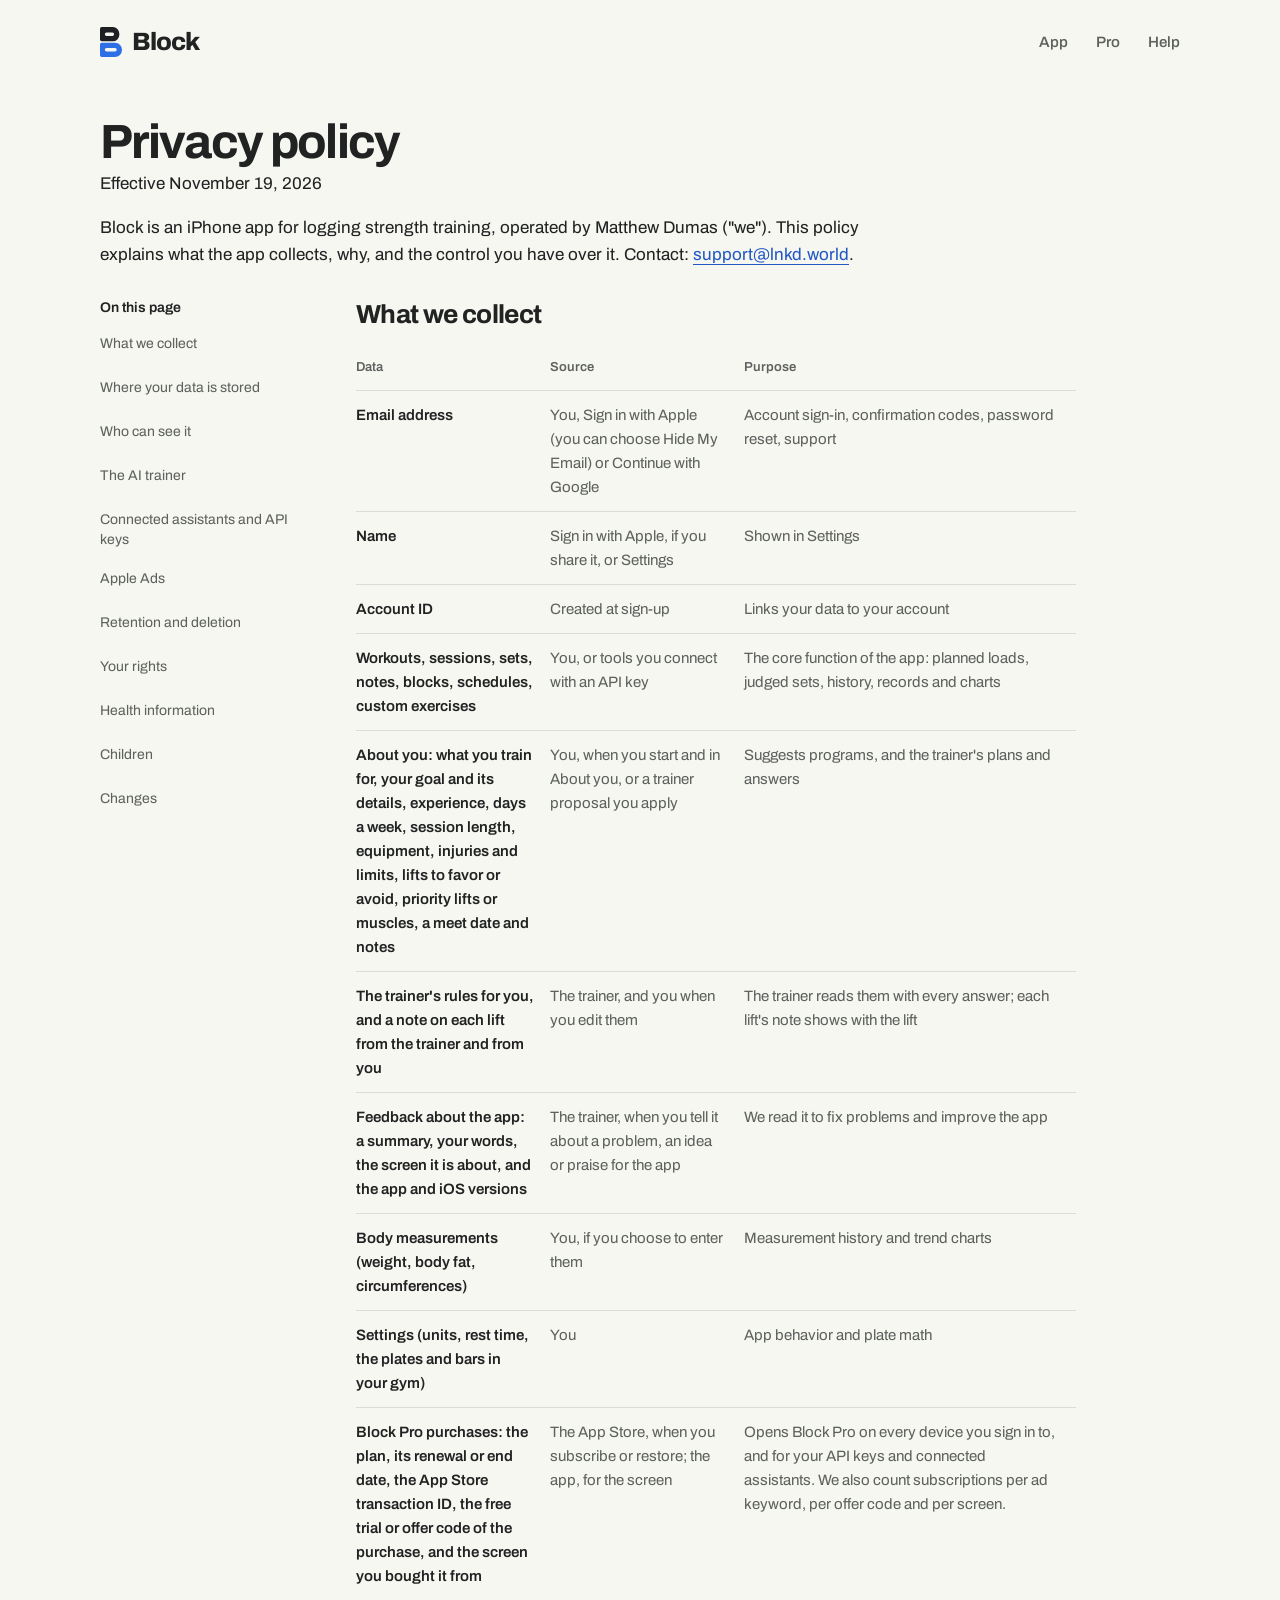
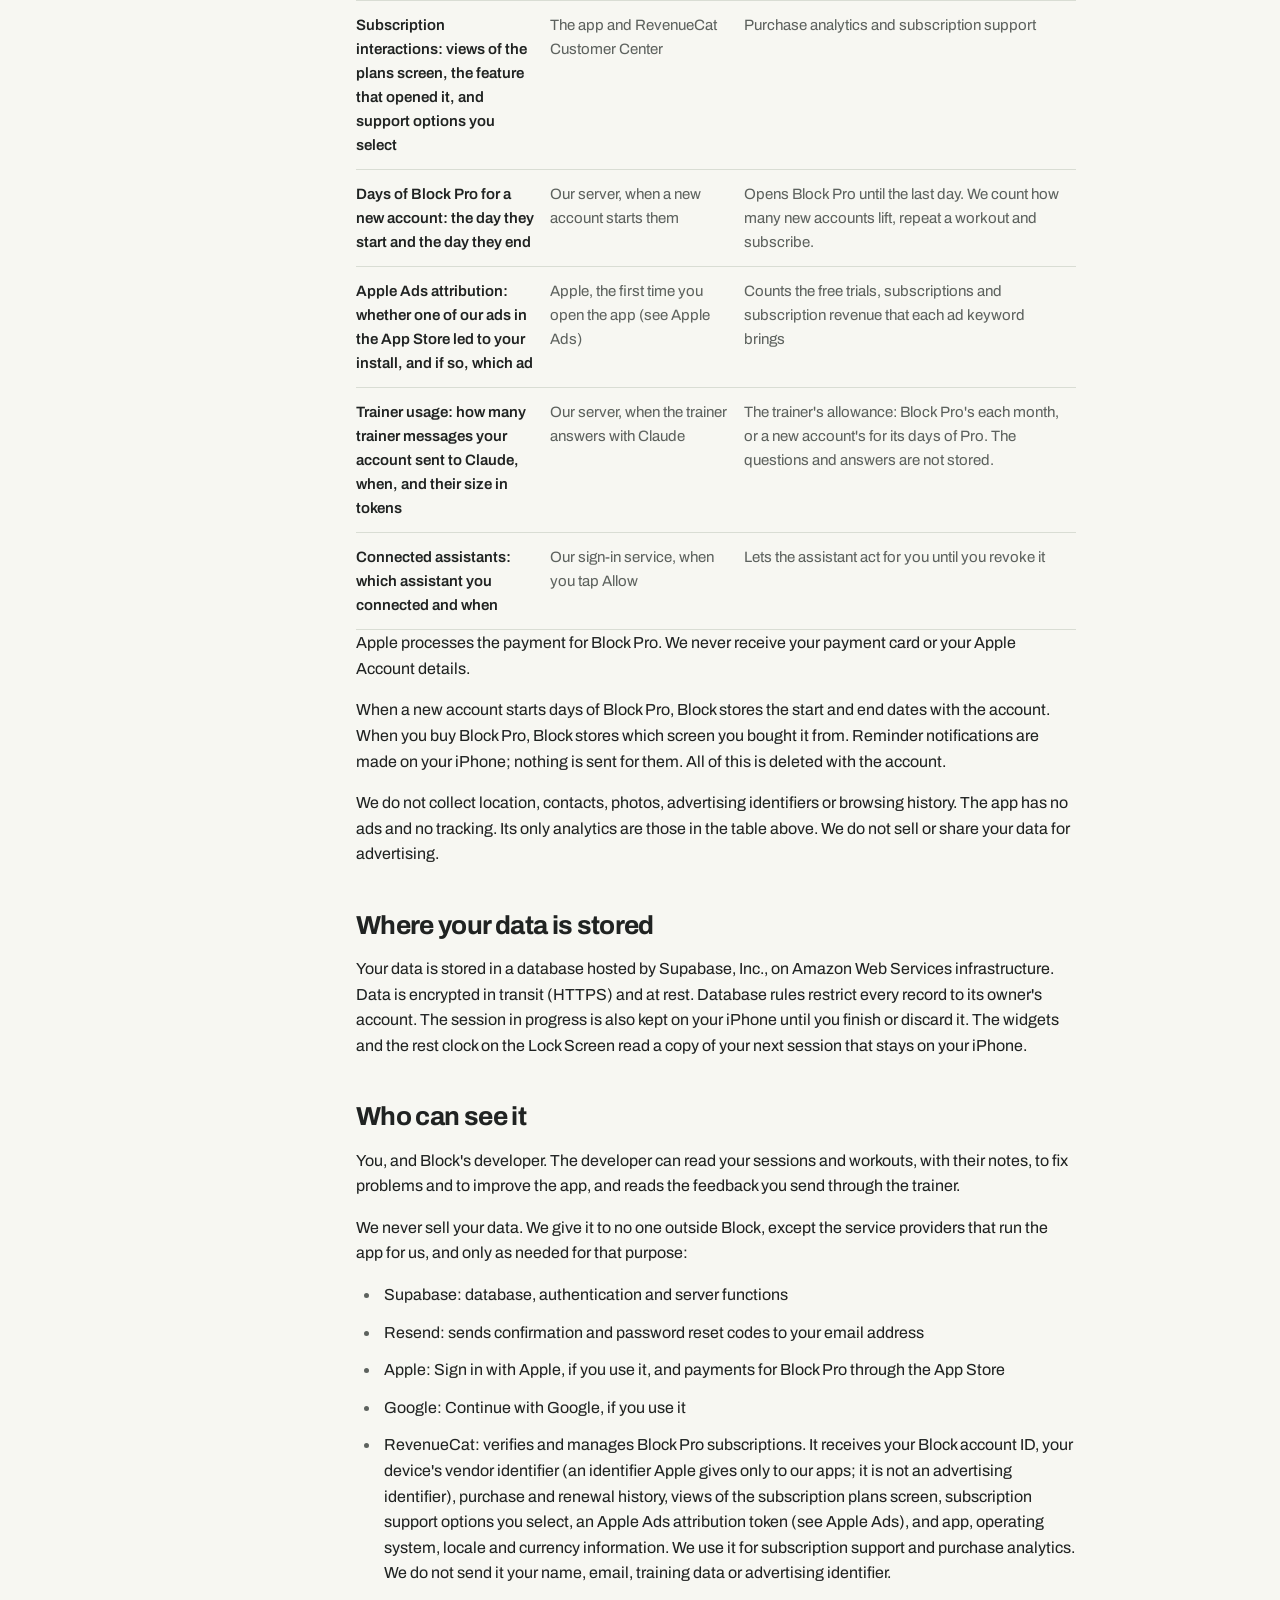
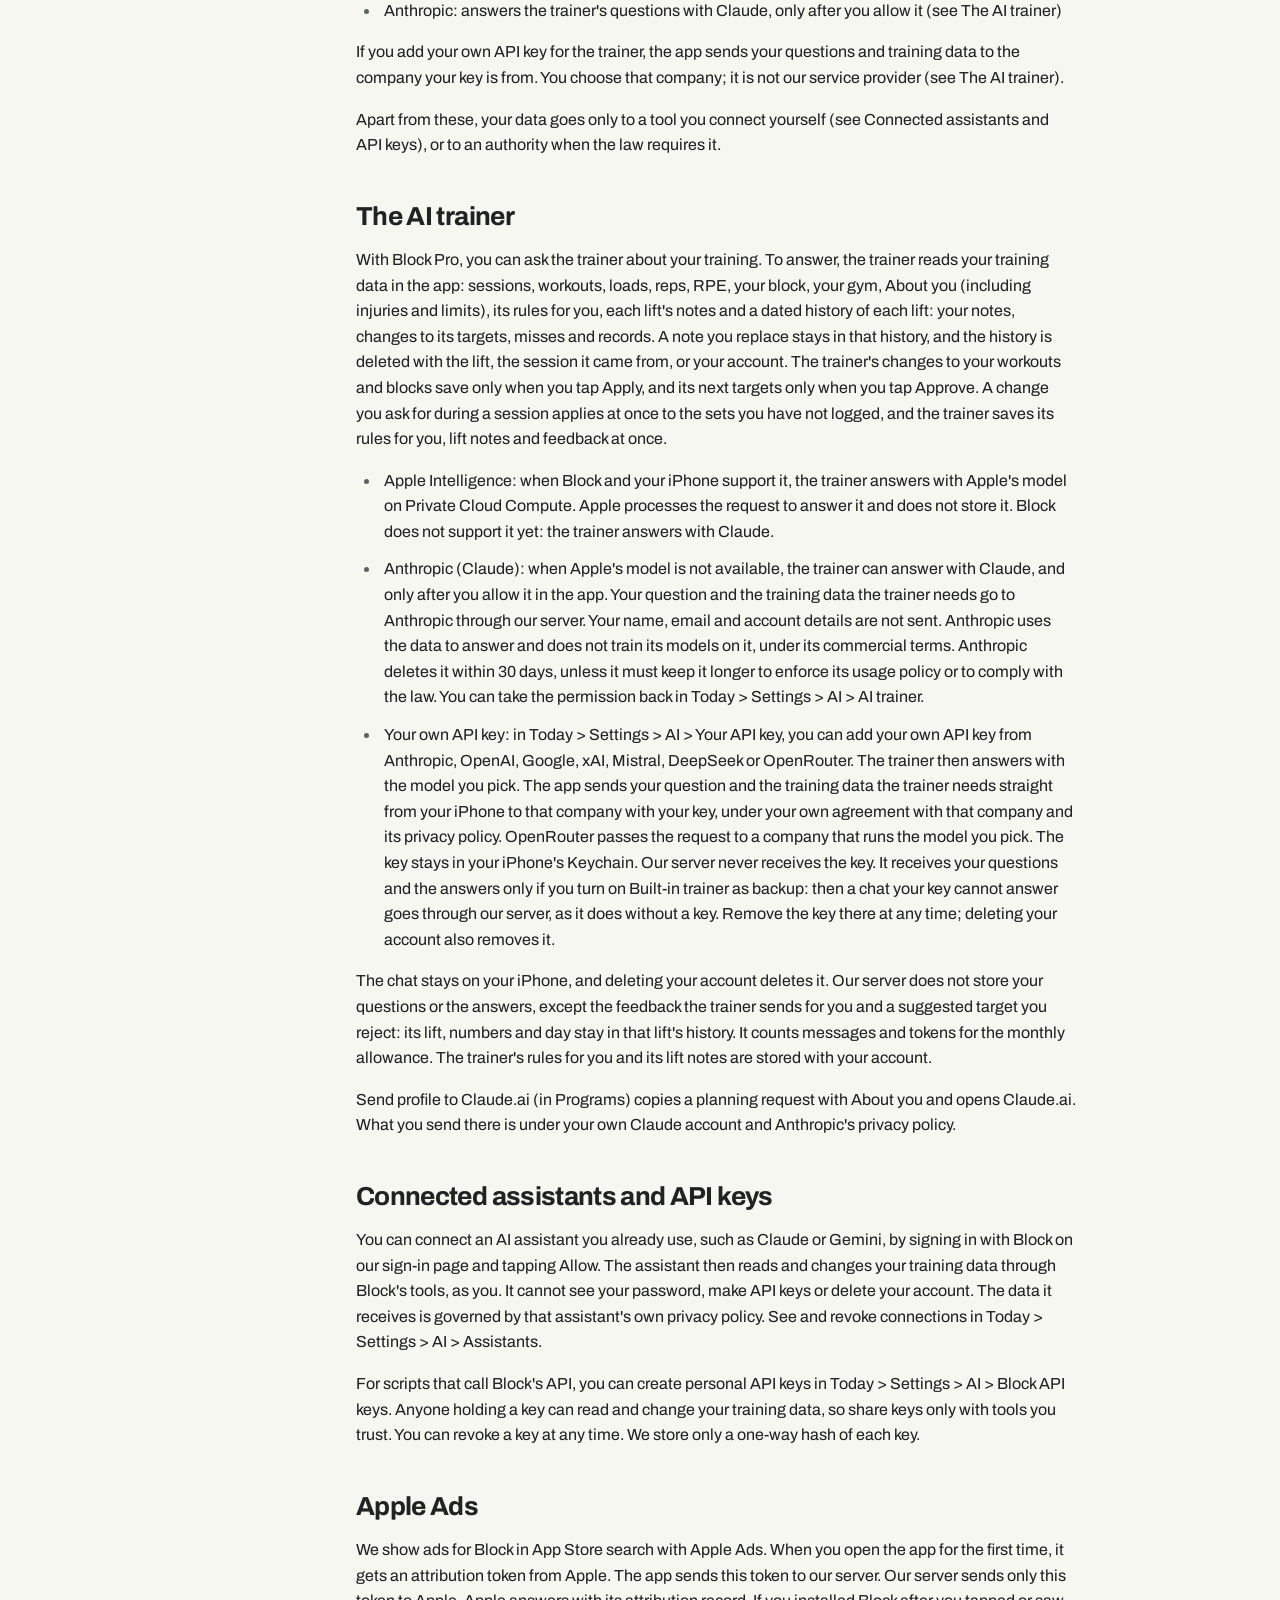
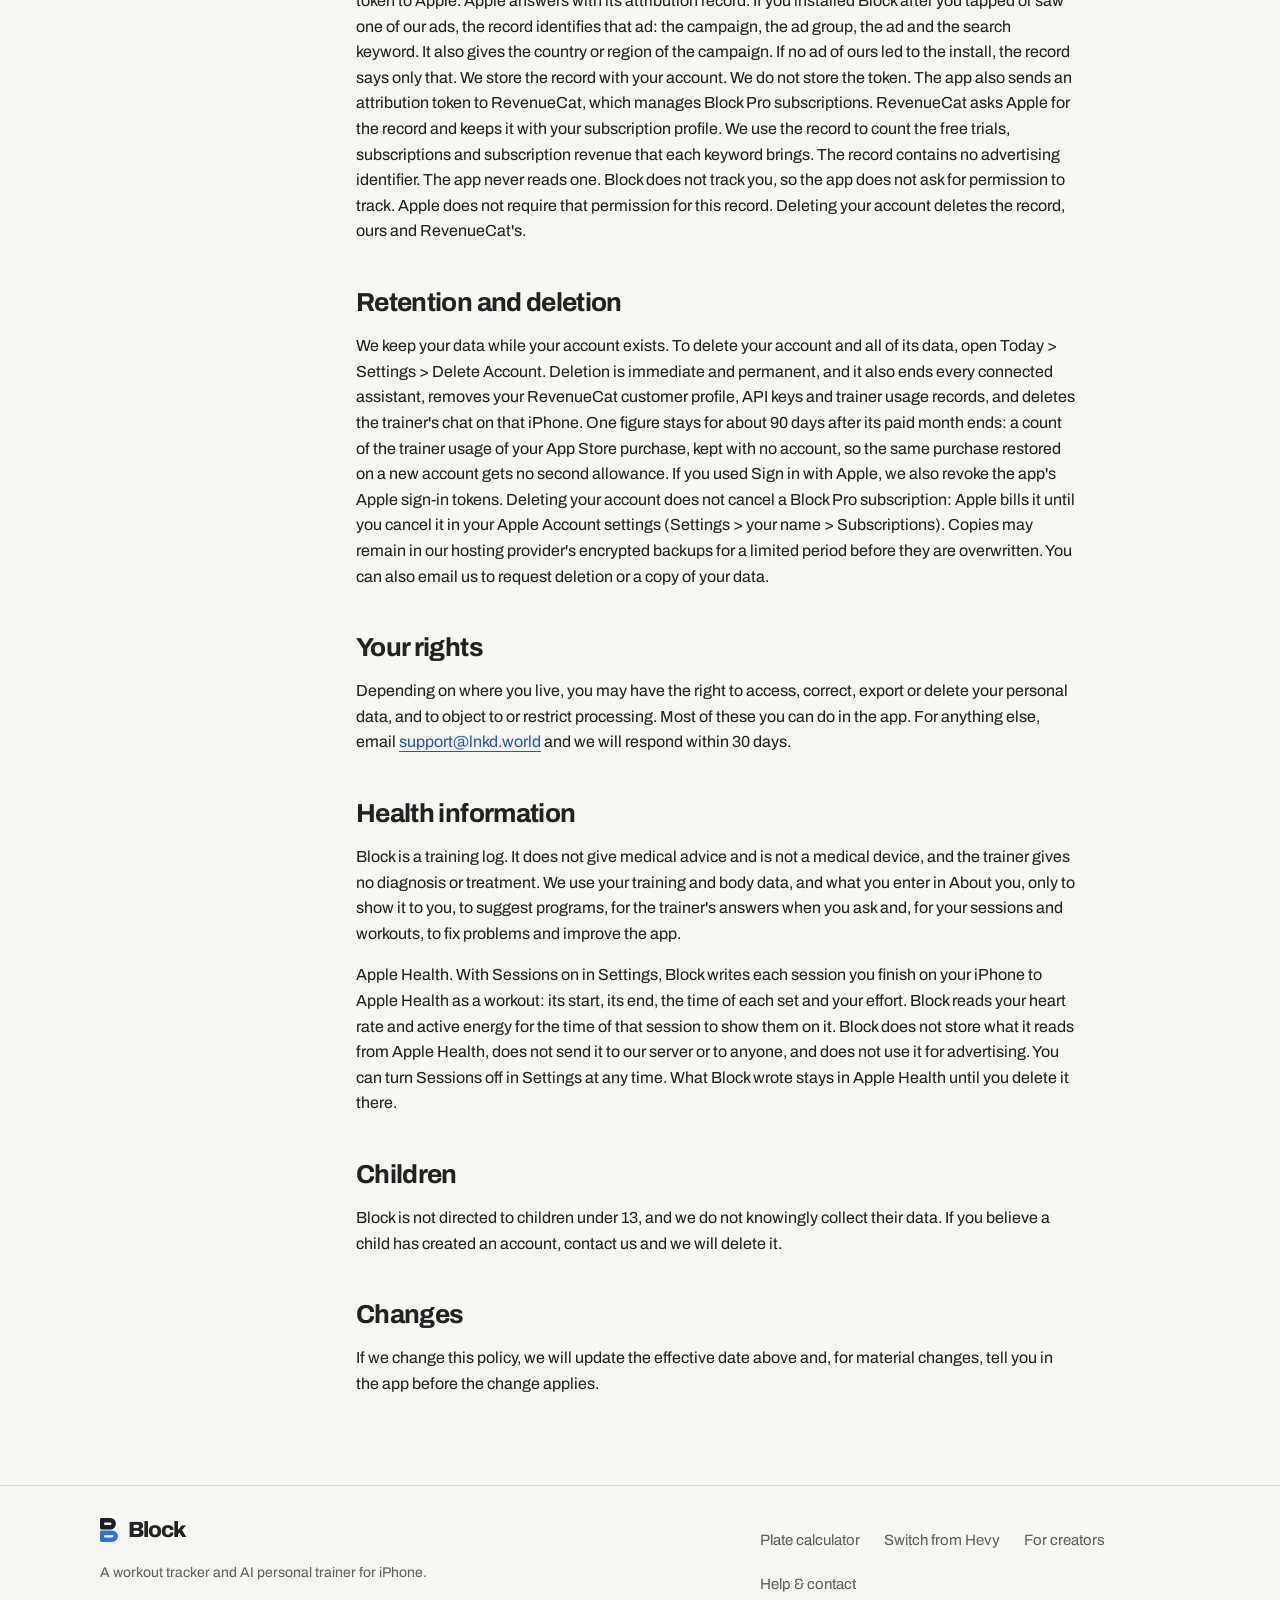
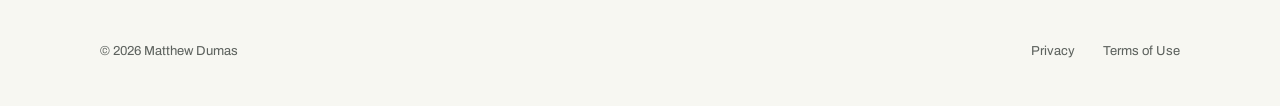
<file: privacy.html>
<!doctype html>
<!-- Generated by tools/site/build.py. Edit tools/site/pages/ and templates/. -->
<html lang="en">
<head>
<meta charset="utf-8">
<meta name="viewport" content="width=device-width, initial-scale=1">
<meta name="color-scheme" content="light">
<meta name="theme-color" content="#f7f7f2">
<link rel="icon" href="/icon.svg" type="image/svg+xml">
<link rel="apple-touch-icon" href="/apple-touch-icon.png">
<link rel="preload" href="/fonts/Archivo-VF.woff2" as="font" type="font/woff2" crossorigin>
<link rel="stylesheet" href="/landing.css">
<title>Block privacy policy</title>
<meta name="description" content="The privacy policy of the Block app: what it collects, why, where it is stored, who can see it, and how to delete it.">
<link rel="canonical" href="https://block.lnkd.world/privacy.html">
<link rel="stylesheet" href="/guide.css">
</head>
<body class="guide">
<a class="skip" href="#main">Skip to content</a>
<header class="nav">
  <div class="wrap">
    <a class="mark" href="/" aria-label="Block home"><img src="/assets/mark.svg" width="22" height="30" alt="">Block</a>
    <nav class="links" aria-label="Main navigation">
      <a href="/#app">App</a>
      <a href="/#pro">Pro</a>
      <a href="/support.html">Help</a>
    </nav>
  </div>
</header>
<main id="main" class="wrap">
<header class="article-head"><h1 id="h-page">Privacy policy</h1>
        <p class="effective">Effective November 19, 2026</p>
        <p>Block is an iPhone app for logging strength training, operated by Matthew Dumas ("we"). This policy explains what the app collects, why, and the control you have over it. Contact: <a href="mailto:support@lnkd.world">support@lnkd.world</a>.</p></header>
<div class="article-layout"><nav class="toc" aria-labelledby="h-toc">
        <h2 id="h-toc">On this page</h2>
        <ul>
          <li><a href="#collect">What we collect</a></li>
          <li><a href="#stored">Where your data is stored</a></li>
          <li><a href="#who">Who can see it</a></li>
          <li><a href="#trainer">The AI trainer</a></li>
          <li><a href="#assistants">Connected assistants and API keys</a></li>
          <li><a href="#ads">Apple Ads</a></li>
          <li><a href="#deletion">Retention and deletion</a></li>
          <li><a href="#rights">Your rights</a></li>
          <li><a href="#health">Health information</a></li>
          <li><a href="#children">Children</a></li>
          <li><a href="#changes">Changes</a></li>
        </ul>
      </nav>
<article class="article">
        <section id="collect" aria-labelledby="h-collect">
          <h2 id="h-collect">What we collect</h2>
          <div class="table-scroll">
            <table class="data collect">
              <caption class="sr-only">What we collect, its source and its purpose</caption>
              <thead><tr><th scope="col">Data</th><th scope="col">Source</th><th scope="col">Purpose</th></tr></thead>
              <tbody>
                <tr><th scope="row">Email address</th><td data-label="Source">You, Sign in with Apple (you can choose Hide My Email) or Continue with Google</td><td data-label="Purpose">Account sign-in, confirmation codes, password reset, support</td></tr>
                <tr><th scope="row">Name</th><td data-label="Source">Sign in with Apple, if you share it, or Settings</td><td data-label="Purpose">Shown in Settings</td></tr>
                <tr><th scope="row">Account ID</th><td data-label="Source">Created at sign-up</td><td data-label="Purpose">Links your data to your account</td></tr>
                <tr><th scope="row">Workouts, sessions, sets, notes, blocks, schedules, custom exercises</th><td data-label="Source">You, or tools you connect with an API key</td><td data-label="Purpose">The core function of the app: planned loads, judged sets, history, records and charts</td></tr>
                <tr><th scope="row">About you: what you train for, your goal and its details, experience, days a week, session length, equipment, injuries and limits, lifts to favor or avoid, priority lifts or muscles, a meet date and notes</th><td data-label="Source">You, when you start and in About you, or a trainer proposal you apply</td><td data-label="Purpose">Suggests programs, and the trainer's plans and answers</td></tr>
                <tr><th scope="row">The trainer's rules for you, and a note on each lift from the trainer and from you</th><td data-label="Source">The trainer, and you when you edit them</td><td data-label="Purpose">The trainer reads them with every answer; each lift's note shows with the lift</td></tr>
                <tr><th scope="row">Feedback about the app: a summary, your words, the screen it is about, and the app and iOS versions</th><td data-label="Source">The trainer, when you tell it about a problem, an idea or praise for the app</td><td data-label="Purpose">We read it to fix problems and improve the app</td></tr>
                <tr><th scope="row">Body measurements (weight, body fat, circumferences)</th><td data-label="Source">You, if you choose to enter them</td><td data-label="Purpose">Measurement history and trend charts</td></tr>
                <tr><th scope="row">Settings (units, rest time, the plates and bars in your gym)</th><td data-label="Source">You</td><td data-label="Purpose">App behavior and plate math</td></tr>
                <tr><th scope="row">Block Pro purchases: the plan, its renewal or end date, the App Store transaction ID, the free trial or offer code of the purchase, and the screen you bought it from</th><td data-label="Source">The App Store, when you subscribe or restore; the app, for the screen</td><td data-label="Purpose">Opens Block Pro on every device you sign in to, and for your API keys and connected assistants. We also count subscriptions per ad keyword, per offer code and per screen.</td></tr>
                <tr><th scope="row">Subscription interactions: views of the plans screen, the feature that opened it, and support options you select</th><td data-label="Source">The app and RevenueCat Customer Center</td><td data-label="Purpose">Purchase analytics and subscription support</td></tr>
                <tr><th scope="row">Days of Block Pro for a new account: the day they start and the day they end</th><td data-label="Source">Our server, when a new account starts them</td><td data-label="Purpose">Opens Block Pro until the last day. We count how many new accounts lift, repeat a workout and subscribe.</td></tr>
                <tr><th scope="row">Apple Ads attribution: whether one of our ads in the App Store led to your install, and if so, which ad</th><td data-label="Source">Apple, the first time you open the app (see Apple Ads)</td><td data-label="Purpose">Counts the free trials, subscriptions and subscription revenue that each ad keyword brings</td></tr>
                <tr><th scope="row">Trainer usage: how many trainer messages your account sent to Claude, when, and their size in tokens</th><td data-label="Source">Our server, when the trainer answers with Claude</td><td data-label="Purpose">The trainer's allowance: Block Pro's each month, or a new account's for its days of Pro. The questions and answers are not stored.</td></tr>
                <tr><th scope="row">Connected assistants: which assistant you connected and when</th><td data-label="Source">Our sign-in service, when you tap Allow</td><td data-label="Purpose">Lets the assistant act for you until you revoke it</td></tr>
              </tbody>
            </table>
          </div>
          <p>Apple processes the payment for Block Pro. We never receive your payment card or your Apple Account details.</p>
          <p>When a new account starts days of Block Pro, Block stores the start and end dates with the account. When you buy Block Pro, Block stores which screen you bought it from. Reminder notifications are made on your iPhone; nothing is sent for them. All of this is deleted with the account.</p>
          <p>We do not collect location, contacts, photos, advertising identifiers or browsing history. The app has no ads and no tracking. Its only analytics are those in the table above. We do not sell or share your data for advertising.</p>
        </section>

        <section id="stored" aria-labelledby="h-stored">
          <h2 id="h-stored">Where your data is stored</h2>
          <p>Your data is stored in a database hosted by Supabase, Inc., on Amazon Web Services infrastructure. Data is encrypted in transit (HTTPS) and at rest. Database rules restrict every record to its owner's account. The session in progress is also kept on your iPhone until you finish or discard it. The widgets and the rest clock on the Lock Screen read a copy of your next session that stays on your iPhone.</p>
        </section>

        <section id="who" aria-labelledby="h-who">
          <h2 id="h-who">Who can see it</h2>
          <p>You, and Block's developer. The developer can read your sessions and workouts, with their notes, to fix problems and to improve the app, and reads the feedback you send through the trainer.</p>
          <p>We never sell your data. We give it to no one outside Block, except the service providers that run the app for us, and only as needed for that purpose:</p>
          <ul>
            <li>Supabase: database, authentication and server functions</li>
            <li>Resend: sends confirmation and password reset codes to your email address</li>
            <li>Apple: Sign in with Apple, if you use it, and payments for Block Pro through the App Store</li>
            <li>Google: Continue with Google, if you use it</li>
            <li>RevenueCat: verifies and manages Block Pro subscriptions. It receives your Block account ID, your device's vendor identifier (an identifier Apple gives only to our apps; it is not an advertising identifier), purchase and renewal history, views of the subscription plans screen, subscription support options you select, an Apple Ads attribution token (see Apple Ads), and app, operating system, locale and currency information. We use it for subscription support and purchase analytics. We do not send it your name, email, training data or advertising identifier.</li>
            <li>Anthropic: answers the trainer's questions with Claude, only after you allow it (see The AI trainer)</li>
          </ul>
          <p>If you add your own API key for the trainer, the app sends your questions and training data to the company your key is from. You choose that company; it is not our service provider (see The AI trainer).</p>
          <p>Apart from these, your data goes only to a tool you connect yourself (see Connected assistants and API keys), or to an authority when the law requires it.</p>
        </section>

        <section id="trainer" aria-labelledby="h-trainer">
          <h2 id="h-trainer">The AI trainer</h2>
          <p>With Block Pro, you can ask the trainer about your training. To answer, the trainer reads your training data in the app: sessions, workouts, loads, reps, RPE, your block, your gym, About you (including injuries and limits), its rules for you, each lift's notes and a dated history of each lift: your notes, changes to its targets, misses and records. A note you replace stays in that history, and the history is deleted with the lift, the session it came from, or your account. The trainer's changes to your workouts and blocks save only when you tap Apply, and its next targets only when you tap Approve. A change you ask for during a session applies at once to the sets you have not logged, and the trainer saves its rules for you, lift notes and feedback at once.</p>
          <ul>
            <li>Apple Intelligence: when Block and your iPhone support it, the trainer answers with Apple's model on Private Cloud Compute. Apple processes the request to answer it and does not store it. Block does not support it yet: the trainer answers with Claude.</li>
            <li>Anthropic (Claude): when Apple's model is not available, the trainer can answer with Claude, and only after you allow it in the app. Your question and the training data the trainer needs go to Anthropic through our server. Your name, email and account details are not sent. Anthropic uses the data to answer and does not train its models on it, under its commercial terms. Anthropic deletes it within 30 days, unless it must keep it longer to enforce its usage policy or to comply with the law. You can take the permission back in Today &gt; Settings &gt; AI &gt; AI trainer.</li>
            <li>Your own API key: in Today &gt; Settings &gt; AI &gt; Your API key, you can add your own API key from Anthropic, OpenAI, Google, xAI, Mistral, DeepSeek or OpenRouter. The trainer then answers with the model you pick. The app sends your question and the training data the trainer needs straight from your iPhone to that company with your key, under your own agreement with that company and its privacy policy. OpenRouter passes the request to a company that runs the model you pick. The key stays in your iPhone's Keychain. Our server never receives the key. It receives your questions and the answers only if you turn on Built-in trainer as backup: then a chat your key cannot answer goes through our server, as it does without a key. Remove the key there at any time; deleting your account also removes it.</li>
          </ul>
          <p>The chat stays on your iPhone, and deleting your account deletes it. Our server does not store your questions or the answers, except the feedback the trainer sends for you and a suggested target you reject: its lift, numbers and day stay in that lift's history. It counts messages and tokens for the monthly allowance. The trainer's rules for you and its lift notes are stored with your account.</p>
          <p>Send profile to Claude.ai (in Programs) copies a planning request with About you and opens Claude.ai. What you send there is under your own Claude account and Anthropic's privacy policy.</p>
        </section>

        <section id="assistants" aria-labelledby="h-assistants">
          <h2 id="h-assistants">Connected assistants and API keys</h2>
          <p>You can connect an AI assistant you already use, such as Claude or Gemini, by signing in with Block on our sign-in page and tapping Allow. The assistant then reads and changes your training data through Block's tools, as you. It cannot see your password, make API keys or delete your account. The data it receives is governed by that assistant's own privacy policy. See and revoke connections in Today &gt; Settings &gt; AI &gt; Assistants.</p>
          <p>For scripts that call Block's API, you can create personal API keys in Today &gt; Settings &gt; AI &gt; Block API keys. Anyone holding a key can read and change your training data, so share keys only with tools you trust. You can revoke a key at any time. We store only a one-way hash of each key.</p>
        </section>

        <section id="ads" aria-labelledby="h-ads">
          <h2 id="h-ads">Apple Ads</h2>
          <p>We show ads for Block in App Store search with Apple Ads. When you open the app for the first time, it gets an attribution token from Apple. The app sends this token to our server. Our server sends only this token to Apple. Apple answers with its attribution record. If you installed Block after you tapped or saw one of our ads, the record identifies that ad: the campaign, the ad group, the ad and the search keyword. It also gives the country or region of the campaign. If no ad of ours led to the install, the record says only that. We store the record with your account. We do not store the token. The app also sends an attribution token to RevenueCat, which manages Block Pro subscriptions. RevenueCat asks Apple for the record and keeps it with your subscription profile. We use the record to count the free trials, subscriptions and subscription revenue that each keyword brings. The record contains no advertising identifier. The app never reads one. Block does not track you, so the app does not ask for permission to track. Apple does not require that permission for this record. Deleting your account deletes the record, ours and RevenueCat's.</p>
        </section>

        <section id="deletion" aria-labelledby="h-deletion">
          <h2 id="h-deletion">Retention and deletion</h2>
          <p>We keep your data while your account exists. To delete your account and all of its data, open Today &gt; Settings &gt; Delete Account. Deletion is immediate and permanent, and it also ends every connected assistant, removes your RevenueCat customer profile, API keys and trainer usage records, and deletes the trainer's chat on that iPhone. One figure stays for about 90 days after its paid month ends: a count of the trainer usage of your App Store purchase, kept with no account, so the same purchase restored on a new account gets no second allowance. If you used Sign in with Apple, we also revoke the app's Apple sign-in tokens. Deleting your account does not cancel a Block Pro subscription: Apple bills it until you cancel it in your Apple Account settings (Settings &gt; your name &gt; Subscriptions). Copies may remain in our hosting provider's encrypted backups for a limited period before they are overwritten. You can also email us to request deletion or a copy of your data.</p>
        </section>

        <section id="rights" aria-labelledby="h-rights">
          <h2 id="h-rights">Your rights</h2>
          <p>Depending on where you live, you may have the right to access, correct, export or delete your personal data, and to object to or restrict processing. Most of these you can do in the app. For anything else, email <a href="mailto:support@lnkd.world">support@lnkd.world</a> and we will respond within 30 days.</p>
        </section>

        <section id="health" aria-labelledby="h-health">
          <h2 id="h-health">Health information</h2>
          <p>Block is a training log. It does not give medical advice and is not a medical device, and the trainer gives no diagnosis or treatment. We use your training and body data, and what you enter in About you, only to show it to you, to suggest programs, for the trainer's answers when you ask and, for your sessions and workouts, to fix problems and improve the app.</p>
          <p>Apple Health. With Sessions on in Settings, Block writes each session you finish on your iPhone to Apple Health as a workout: its start, its end, the time of each set and your effort. Block reads your heart rate and active energy for the time of that session to show them on it. Block does not store what it reads from Apple Health, does not send it to our server or to anyone, and does not use it for advertising. You can turn Sessions off in Settings at any time. What Block wrote stays in Apple Health until you delete it there.</p>
        </section>

        <section id="children" aria-labelledby="h-children">
          <h2 id="h-children">Children</h2>
          <p>Block is not directed to children under 13, and we do not knowingly collect their data. If you believe a child has created an account, contact us and we will delete it.</p>
        </section>

        <section id="changes" aria-labelledby="h-changes">
          <h2 id="h-changes">Changes</h2>
          <p>If we change this policy, we will update the effective date above and, for material changes, tell you in the app before the change applies.</p>
        </section></article></div>
</main>
<footer class="site-foot">
  <div class="wrap">
    <div class="foot-brand"><a class="mark" href="/"><img src="/assets/mark.svg" width="18" height="24" alt="">Block</a><p>A workout tracker and AI personal trainer for iPhone.</p></div>
    <nav class="links" aria-label="More from Block">
      <a href="/plates/">Plate calculator</a>
      <a href="/switch/">Switch from Hevy</a>
      <a href="/creators/">For creators</a>
      <a href="/support.html">Help &amp; contact</a>
    </nav>
    <div class="legal"><p>© 2026 Matthew Dumas</p><nav class="links" aria-label="Legal"><a href="/privacy.html">Privacy</a><a href="https://www.apple.com/legal/internet-services/itunes/dev/stdeula/">Terms of Use</a></nav></div>
  </div>
</footer>
</body>
</html>
</file>
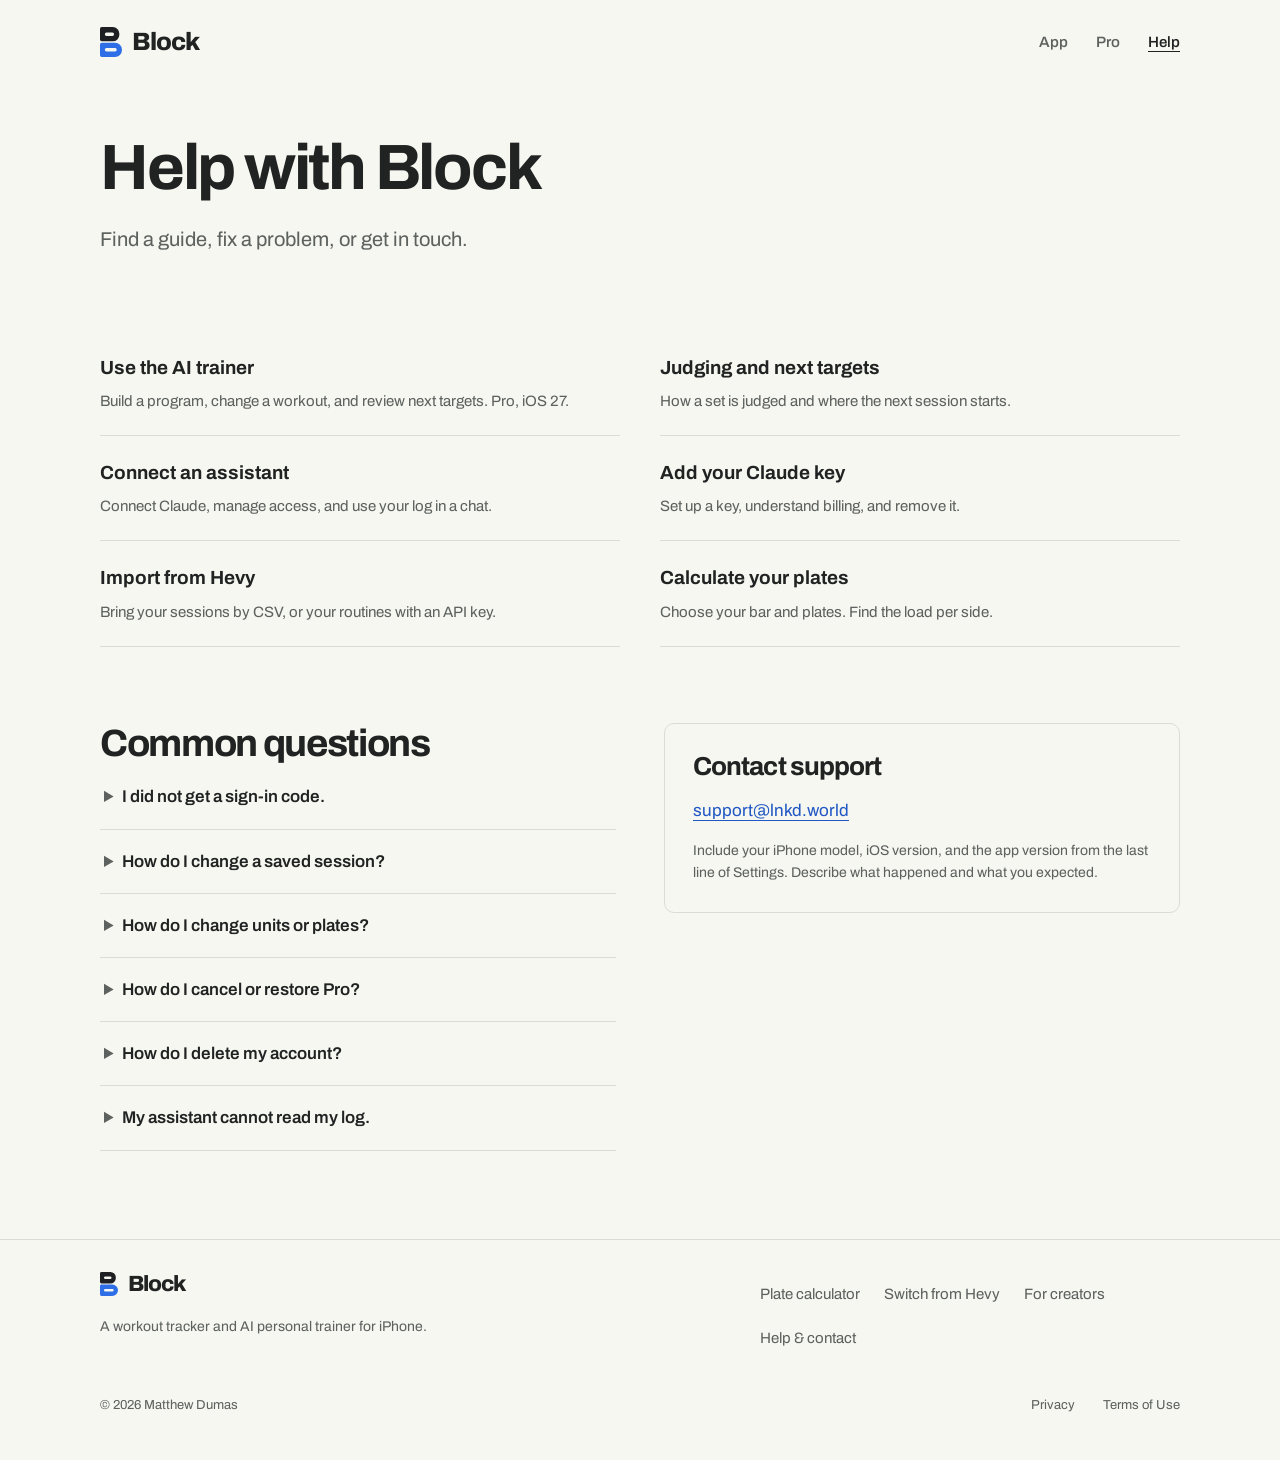
<file: support.html>
<!doctype html>
<!-- Generated by tools/site/build.py. Edit tools/site/pages/ and templates/. -->
<html lang="en">
<head>
<meta charset="utf-8">
<meta name="viewport" content="width=device-width, initial-scale=1">
<meta name="color-scheme" content="light">
<meta name="theme-color" content="#f7f7f2">
<link rel="icon" href="/icon.svg" type="image/svg+xml">
<link rel="apple-touch-icon" href="/apple-touch-icon.png">
<link rel="preload" href="/fonts/Archivo-VF.woff2" as="font" type="font/woff2" crossorigin>
<link rel="stylesheet" href="/landing.css">
<title>Block help and support</title>
<meta name="description" content="Guides to the Block app, the trainer, connected assistants, importing from Hevy, and account support.">
<link rel="canonical" href="https://block.lnkd.world/support.html">
</head>
<body class="">
<a class="skip" href="#main">Skip to content</a>
<header class="nav">
  <div class="wrap">
    <a class="mark" href="/" aria-label="Block home"><img src="/assets/mark.svg" width="22" height="30" alt="">Block</a>
    <nav class="links" aria-label="Main navigation">
      <a href="/#app">App</a>
      <a href="/#pro">Pro</a>
      <a href="/support.html" aria-current="page">Help</a>
    </nav>
  </div>
</header>
<main id="main">
  <header class="page-hero"><div class="wrap"><div class="intro"><h1>Help with Block</h1><p class="lead">Find a guide, fix a problem, or get in touch.</p></div></div></header>
  <section class="sec" aria-label="Guides"><div class="wrap help-grid">
    <a class="help-link" id="ai" href="/trainer/"><strong>Use the AI trainer</strong><span>Build a program, change a workout, and review next targets. Pro, iOS 27.</span></a>
    <a class="help-link" href="/progression/"><strong>Judging and next targets</strong><span>How a set is judged and where the next session starts.</span></a>
    <a class="help-link" href="/assistants/"><strong>Connect an assistant</strong><span>Connect Claude, manage access, and use your log in a chat.</span></a>
    <a class="help-link" href="/claude-key/"><strong>Add your Claude key</strong><span>Set up a key, understand billing, and remove it.</span></a>
    <a class="help-link" href="/switch/"><strong>Import from Hevy</strong><span>Bring your sessions by CSV, or your routines with an API key.</span></a>
    <a class="help-link" href="/plates/"><strong>Calculate your plates</strong><span>Choose your bar and plates. Find the load per side.</span></a>
  </div></section>
  <section class="sec" aria-labelledby="h-questions"><div class="wrap split"><div class="faq">
    <h2 id="h-questions">Common questions</h2>
    <details id="account"><summary>I did not get a sign-in code.</summary><p>Check your spam folder, then tap Resend code. Codes come from no-reply@lnkd.world and expire after one hour. Use the email shown in your Block account.</p></details>
    <details id="logging"><summary>How do I change a saved session?</summary><p>Open the session from Progress, then use its menu to edit it. When you finish a session, only logged sets are saved.</p></details>
    <details><summary>How do I change units or plates?</summary><p>Open Settings with the sliders at the top right of Today, Plan, or Progress. Set Weight to lb or kg. Your gym holds the plates and bars you use.</p></details>
    <details id="pro"><summary>How do I cancel or restore Pro?</summary><p>Open Settings &gt; Block Pro. With an App Store subscription, Manage subscription opens subscription support: cancel or change the plan there in Apple's subscription settings. Restore purchases restores a purchase to the Block account you are signed in to. <a href="/#pro">See Pro pricing and features</a>.</p></details>
    <details><summary>How do I delete my account?</summary><p>Open Settings &gt; Delete account. This removes your account and all training data. It does not cancel a Block Pro subscription. Cancel the subscription separately in your Apple Account settings.</p></details>
    <details id="assistants"><summary>My assistant cannot read my log.</summary><p>Connected assistants need Block Pro. Check the signed-in account and your Pro access, then <a href="/assistants/#questions">follow the connection checks</a>.</p></details>
  </div><div class="contact"><h2>Contact support</h2><p><a href="mailto:support@lnkd.world">support@lnkd.world</a></p><p class="fine">Include your iPhone model, iOS version, and the app version from the last line of Settings. Describe what happened and what you expected.</p></div></div></section>
</main>
<footer class="site-foot">
  <div class="wrap">
    <div class="foot-brand"><a class="mark" href="/"><img src="/assets/mark.svg" width="18" height="24" alt="">Block</a><p>A workout tracker and AI personal trainer for iPhone.</p></div>
    <nav class="links" aria-label="More from Block">
      <a href="/plates/">Plate calculator</a>
      <a href="/switch/">Switch from Hevy</a>
      <a href="/creators/">For creators</a>
      <a href="/support.html">Help &amp; contact</a>
    </nav>
    <div class="legal"><p>© 2026 Matthew Dumas</p><nav class="links" aria-label="Legal"><a href="/privacy.html">Privacy</a><a href="https://www.apple.com/legal/internet-services/itunes/dev/stdeula/">Terms of Use</a></nav></div>
  </div>
</footer>
</body>
</html>
</file>
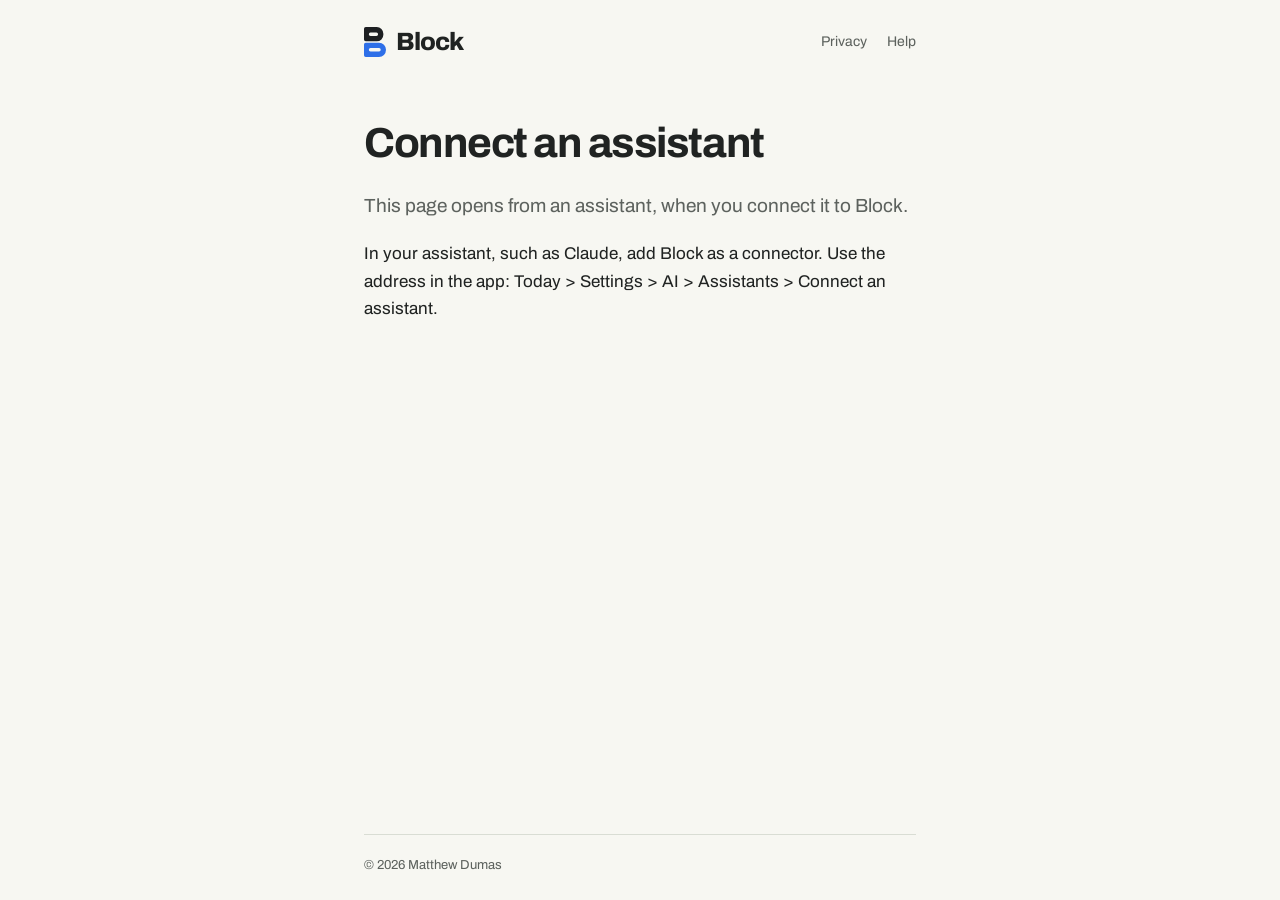
<file: oauth/consent.html>
<!doctype html>
<html lang="en">
<head>
<meta charset="utf-8">
<meta name="viewport" content="width=device-width, initial-scale=1">
<title>Connect Block</title>
<meta name="color-scheme" content="light">
<meta name="theme-color" content="#f7f7f2">
<meta name="robots" content="noindex">
<meta name="referrer" content="no-referrer">
<meta http-equiv="Content-Security-Policy" content="default-src 'none'; script-src 'self'; style-src 'self'; font-src 'self'; img-src 'self' https: data:; connect-src https://nxpgkslswhqsedttcrqv.supabase.co; form-action 'none'; base-uri 'none'">
<link rel="icon" href="/icon.svg" type="image/svg+xml">
<link rel="stylesheet" href="/landing.css">
<link rel="stylesheet" href="/style.css">
</head>
<body>
<a class="skip" href="#main">Skip to content</a>
<header class="top">
  <a class="mark" href="../"><img src="/assets/mark.svg" width="22" height="30" alt="">Block</a>
  <nav aria-label="Legal"><a href="../privacy.html">Privacy</a><a href="../support.html">Help</a></nav>
</header>
<main class="consent" id="main">
  <h1>Connect an assistant</h1>
  <noscript><p>Turn on JavaScript to sign in and connect an assistant. <a href="/assistants/">Read the connection guide</a>.</p></noscript>
  <p id="error" class="error" role="alert" hidden></p>

  <section id="missing" hidden>
    <p class="lead">This page opens from an assistant, when you connect it to Block.</p>
    <p>In your assistant, such as Claude, add Block as a connector. Use the address in the app: Today &gt; Settings &gt; AI &gt; Assistants &gt; Connect an assistant.</p>
  </section>

  <section id="signin" hidden>
    <p class="lead">Sign in with your Block account to connect your assistant.</p>
    <form id="email-form" class="stack" novalidate>
      <label for="email">Email</label>
      <input id="email" type="email" autocomplete="email" inputmode="email" required>
      <button type="submit" id="send-code">Send code</button>
    </form>
    <form id="code-form" class="stack" hidden novalidate>
      <p id="code-sent" class="muted"></p>
      <label for="code">Code</label>
      <input id="code" type="text" autocomplete="one-time-code" inputmode="numeric" maxlength="10" required>
      <button type="submit">Sign in</button>
    </form>
    <form id="password-form" class="stack" hidden novalidate>
      <label for="password">Password</label>
      <input id="password" type="password" autocomplete="current-password" required>
      <button type="submit">Sign in</button>
    </form>
    <p><a href="#" id="use-password" class="alt">Use a password instead</a></p>
    <p class="muted">Signed up with Apple? Set a password in the app first, in Today &gt; Settings &gt; AI &gt; Assistants &gt; Connect an assistant. Then sign in here with the email shown there.</p>
  </section>

  <section id="ask" hidden>
    <p class="lead"><strong id="client-host">An assistant</strong> wants to use your Block account.</p>
    <p class="muted" id="client-name"></p>
    <div class="scope">
      <div>
        <h2>It will be able to</h2>
        <ul>
          <li>Read your sessions, workouts, blocks, exercises, body measurements and profile.</li>
          <li>Log sessions and measurements, and create or change workouts and blocks.</li>
          <li>Delete a workout or a session when you ask it to.</li>
        </ul>
      </div>
      <div class="no">
        <h2>It will not be able to</h2>
        <ul>
          <li>See your password, make or see API keys, or delete your account.</li>
        </ul>
      </div>
    </div>
    <p>Connected assistants need Block Pro. What the assistant receives follows its own privacy terms. Disconnect it at any time in the app: Today &gt; Settings &gt; AI &gt; Assistants.</p>
    <p class="muted">Signed in as <span id="who"></span>. <a href="#" id="switch">Not you?</a></p>
    <div class="actions">
      <button type="button" id="allow">Allow</button>
      <button type="button" id="deny" class="secondary">Deny</button>
    </div>
  </section>

  <section id="done" hidden>
    <p class="lead" id="done-text">Returning you to your assistant.</p>
  </section>
</main>
<footer class="foot"><p>© 2026 Matthew Dumas</p></footer>
<script src="consent.js"></script>
</body>
</html>
</file>
<file: landing.css>
/* Block's shared web styles. Page sources: tools/site/pages/. Design: design/site-theme.md. */
@font-face {
  font-family: Archivo;
  src: url('/fonts/Archivo-VF.woff2') format('woff2');
  font-weight: 100 900;
  font-stretch: 62% 125%;
  font-display: swap;
}
:root {
  --wall: #f7f7f2;
  --board: #fff;
  --wash: #edeee8;
  --iron: #202322;
  --steel: #5d625e;
  --mortar: #d9ddd4;
  --board-rule: #e4e7df;
  --plate: #2e6fe8;
  --plate-ink: #2158c3;
  --reset: #b72720;
  --text: Archivo, -apple-system, BlinkMacSystemFont, 'Segoe UI', sans-serif;
  --gutter: clamp(20px, 4vw, 48px);
}
* { box-sizing: border-box; }
html { background: var(--wall); scroll-behavior: smooth; -webkit-text-size-adjust: 100%; }
body { margin: 0; color: var(--iron); font: 420 17px/1.6 var(--text); -webkit-font-smoothing: antialiased; }
[hidden] { display: none !important; }
img, svg { display: block; max-width: 100%; height: auto; }
button, input, select { font: inherit; }
a { color: var(--plate-ink); text-underline-offset: 4px; text-decoration-thickness: 1px; }
a:hover { text-decoration-thickness: 2px; }
:focus-visible { outline: 3px solid var(--plate); outline-offset: 5px; border-radius: 2px; }
::selection { background: #dbe6fb; color: var(--iron); }
p, h1, h2, h3, figure { margin: 0; }
p + p { margin-top: 1em; }
h1, h2, h3 { font-weight: 720; line-height: 1.12; letter-spacing: -.035em; text-wrap: balance; }
h1 { font-size: clamp(36px, 5.2vw, 64px); }
h2 { font-size: clamp(27px, 3vw, 38px); }
h3 { font-size: 21px; letter-spacing: -.02em; }
strong { font-weight: 680; }
ul, ol { padding-left: 24px; }
li + li { margin-top: 8px; }
.wrap { width: 100%; max-width: 1176px; margin: 0 auto; padding-inline: var(--gutter); }
.lead { max-width: 54ch; font-size: clamp(18px, 1.6vw, 20px); line-height: 1.55; color: var(--steel); }
.fine, figcaption { color: var(--steel); font-size: 14px; line-height: 1.55; }
.fine { max-width: 80ch; }
.label { color: var(--steel); font-size: 14px; font-weight: 600; line-height: 1.4; }
.heavy { font-weight: 680; }
.num { font-stretch: 80%; font-variant-numeric: tabular-nums; font-weight: 720; line-height: 1; }
.muted, .steel { color: var(--steel); }
.stack { display: grid; gap: 18px; align-content: start; }
.stack p + p { margin: 0; }
.copy { max-width: 64ch; }
.end { text-align: right; }
.sr-only { position: absolute; width: 1px; height: 1px; padding: 0; margin: -1px; overflow: hidden; clip: rect(0,0,0,0); white-space: nowrap; border: 0; }
.skip { position: absolute; top: -80px; left: var(--gutter); z-index: 5; padding: 12px 20px; background: var(--iron); color: white; }
.skip:focus { top: 12px; }
[id] { scroll-margin-top: 24px; }

/* Shared navigation fits on a phone without a menu or horizontal scrolling. */
.nav .wrap { display: flex; align-items: center; justify-content: space-between; min-height: 84px; gap: 24px; }
.mark { display: inline-flex; align-items: center; gap: 10px; color: var(--iron); font-size: 25px; font-weight: 800; letter-spacing: -.04em; text-decoration: none; line-height: 1; }
.mark img { flex: none; width: 22px; }
.links { display: flex; flex-wrap: wrap; gap: 8px 28px; }
.links a { display: inline-flex; align-items: center; min-height: 44px; font-size: 15px; color: var(--steel); text-decoration: none; }
.links a:hover, .links a[aria-current] { color: var(--iron); text-decoration: underline; }
.nav .links { flex-wrap: nowrap; }
.nav .links a { font-weight: 560; }
.site-foot { margin-top: 88px; padding: 32px 0; border-top: 1px solid var(--mortar); }
.site-foot .wrap { display: grid; grid-template-columns: 1fr auto; gap: 24px 40px; }
.foot-brand .mark { font-size: 22px; }
.foot-brand .mark img { width: 18px; }
.foot-brand p { margin-top: 12px; font-size: 14px; color: var(--steel); }
.site-foot > .wrap > .links { align-content: start; max-width: 420px; gap: 0 24px; }
.legal { display: flex; align-items: center; justify-content: space-between; gap: 16px; grid-column: 1 / -1; color: var(--steel); font-size: 13px; }
.legal .links a { font-size: 13px; }

/* Actions, availability, and plan labels. Status never borrows the shape of a button. */
.btn { display: inline-flex; align-items: center; justify-content: center; min-height: 48px; padding: 11px 20px; background: var(--plate-ink); color: white; border: 1px solid transparent; border-radius: 8px; text-decoration: none; font-weight: 620; font-size: 16px; cursor: pointer; }
.btn:hover { background: #1948a4; text-decoration: none; }
.btn.secondary { color: var(--iron); background: transparent; border-color: var(--mortar); }
.btn.secondary:hover { background: var(--wash); }
.cta { display: flex; flex-wrap: wrap; align-items: center; gap: 16px; margin-top: 24px; }
.soon { display: inline-block; font-size: 14px; color: var(--steel); }
.store-badge { display: inline-block; }
.store-badge img { height: 48px; width: auto; }
.tag { display: inline-block; padding: 4px 8px; background: var(--wash); border: 1px solid var(--mortar); border-radius: 5px; font-size: 12px; font-weight: 600; line-height: 1.3; letter-spacing: 0; vertical-align: middle; white-space: nowrap; }
.tag + .tag { margin-left: 6px; }
.requirements { display: flex; flex-wrap: wrap; gap: 8px; margin-top: 16px; }
.requirements .tag + .tag { margin: 0; }

/* Home: the app is the illustration. */
.home-hero { padding: 48px 0 68px; }
.home-hero .wrap { display: grid; grid-template-columns: 1fr 390px; align-items: center; gap: 64px; }
.home-hero h1 { font-size: clamp(46px, 6vw, 78px); line-height: 1.02; font-weight: 740; }
.home-hero .lead { max-width: 34ch; margin-top: 24px; }
.home-hero .fine { margin-top: 18px; }
.hero-screen { padding: 24px 38px; border-radius: 20px; background: var(--wash); }
.hero-screen img { width: 100%; border-radius: 28px; }
.screen-caption { margin-top: 12px; color: var(--steel); font-size: 12px; text-align: center; }
.screen-note { margin-top: 24px; }
.sec { padding-top: 76px; }
.sec-head { max-width: 680px; margin-bottom: 32px; }
.sec-head .lead { margin-top: 16px; }
.product-strip { display: grid; grid-template-columns: repeat(3, minmax(0,1fr)); gap: 32px; }
.product-strip article { min-width: 0; }
.product-strip h3 { margin-top: 24px; }
.product-strip p { font-size: 16px; color: var(--steel); margin-top: 10px; }
.product-shot { height: 400px; overflow: hidden; padding: 24px 28px 0; border-radius: 12px; background: var(--wash); }
.product-shot img { width: 100%; border-radius: 22px 22px 0 0; }
.supporting { margin-top: 32px; padding-top: 24px; border-top: 1px solid var(--mortar); color: var(--steel); font-size: 16px; max-width: 72ch; }
.feature { display: grid; grid-template-columns: 1fr 380px; align-items: center; gap: 72px; }
.feature h2 { max-width: 15ch; font-size: clamp(32px, 4vw, 48px); }
.feature .lead { margin-top: 20px; }
.feature .detail { margin-top: 20px; color: var(--steel); }
.feature .more { margin-top: 20px; }
.feature-screen { background: var(--wash); border-radius: 14px; padding: 28px; max-height: 570px; overflow: hidden; }
.feature-screen img { border-radius: 24px; }
.plans { display: grid; grid-template-columns: 1fr 1fr; gap: 24px; }
.plan { padding: 28px; border: 1px solid var(--mortar); border-radius: 12px; }
.plan.pro { background: var(--board); border-color: #b9cbea; }
.plan-name { font-weight: 650; font-size: 20px; }
.price { display: flex; align-items: baseline; gap: 10px; margin: 16px 0 12px; }
.price .num { font-size: 42px; }
.price .per { font-size: 15px; color: var(--steel); }
.plan .alt { font-size: 15px; }
.plan ul { margin: 24px 0 0; padding: 0; list-style: none; font-size: 16px; }
.plan li { padding-top: 10px; border-top: 1px solid var(--board-rule); margin-top: 10px; }
.terms { margin-top: 24px; }
.faq { max-width: 760px; }
details { border-bottom: 1px solid var(--mortar); padding: 0; }
summary { cursor: pointer; padding: 18px 4px; font-weight: 600; }
summary::marker { color: var(--steel); }
details > :not(summary) { margin: 0 4px 20px; }
details p { color: var(--steel); }

/* Small destination pages and shared tables. */
.page-hero { padding: 48px 0 0; }
.page-hero .intro { max-width: 720px; }
.page-hero .lead { margin-top: 20px; }
.page-hero h1 .tag { margin-left: 4px; }
.split { display: grid; grid-template-columns: minmax(0,1fr) minmax(0,1fr); gap: 48px; }
.rows { list-style: none; padding: 0; margin: 0; }
.rows li { padding: 16px 0; border-bottom: 1px solid var(--mortar); margin: 0; }
.r-title { display: block; font-weight: 640; }
.r-text { display: block; margin-top: 4px; color: var(--steel); }
.shot { max-width: 320px; }
.shot .frame { background: #121212; border-radius: 26px; overflow: hidden; }
.shot img { width: 100%; }
.shot figcaption { margin-top: 12px; }
table { width: 100%; border-collapse: collapse; text-align: left; }
caption { text-align: left; }
th, td { padding: 12px 16px 12px 0; border-bottom: 1px solid var(--mortar); vertical-align: top; }
thead th { font-size: 13px; font-weight: 600; color: var(--steel); }
tbody th { font-weight: 600; }
.table-scroll { overflow-x: auto; }
.data { font-size: 15px; }
.data th[scope=row] { width: 27%; }
.data td { color: var(--steel); }
.programs { font-size: 15px; }
.programs .why { display: block; font-weight: 420; font-size: 13px; color: var(--steel); margin-top: 6px; }
.programs .kit-inline { display: none; }
.programs td .num { font-size: 22px; }
.programs td .why { min-width: 70px; }
.note { padding: 16px 20px; border-left: 3px solid var(--plate); background: var(--wash); border-radius: 0 6px 6px 0; }
code { font: .88em/1.5 ui-monospace, 'SF Mono', Menlo, monospace; overflow-wrap: anywhere; }
.cmd { display: block; padding: 16px; border: 1px solid var(--mortar); border-radius: 8px; background: var(--board); white-space: pre-wrap; overflow-wrap: anywhere; }
input { min-width: 0; min-height: 48px; border: 1px solid var(--mortar); border-radius: 6px; background: var(--board); color: var(--iron); padding: 10px 12px; }
button:disabled { opacity: .45; cursor: default; }
.code-box { padding: 24px; background: var(--wash); border-radius: 10px; margin: 24px 0; }
.code-big { font-size: clamp(28px,6vw,48px); line-height: 1.2; font-weight: 680; overflow-wrap: anywhere; }
.code-form { display: flex; flex-wrap: wrap; gap: 12px; margin-top: 20px; }
.code-form label { flex-basis: 100%; }
.code-form input { flex: 1 1 180px; text-transform: uppercase; }
.code-lead { margin-top: 16px; }
.breadcrumb { display: inline-flex; align-items: center; min-height: 44px; font-size: 14px; margin-bottom: 14px; }
.help-grid { display: grid; grid-template-columns: repeat(2,minmax(0,1fr)); gap: 0 40px; }
.help-link { display: block; padding: 22px 0; border-bottom: 1px solid var(--mortar); color: var(--iron); text-decoration: none; }
.help-link strong { font-size: 19px; display: block; }
.help-link span { display: block; margin-top: 6px; font-size: 15px; color: var(--steel); }
.help-link:hover strong { color: var(--plate-ink); text-decoration: underline; }
.contact { align-self: start; padding: 28px; border: 1px solid var(--mortar); border-radius: 10px; }
.contact a { overflow-wrap: anywhere; }
.contact h2 { font-size: 26px; }
.contact p { margin-top: 16px; }
dt { margin-top: 20px; }
dd { margin: 6px 0 0; color: var(--steel); }

@media (max-width: 900px) {
  .home-hero .wrap { grid-template-columns: 1fr 320px; gap: 32px; }
  .hero-screen { padding: 20px; }
  .feature { grid-template-columns: 1fr 320px; gap: 32px; }
  .product-strip { gap: 20px; }
  .product-shot { height: 340px; padding: 20px 16px 0; }
}
@media (max-width: 719px) {
  .nav .wrap { min-height: 72px; gap: 16px; }
  .nav .links { gap: 20px; }
  .mark { font-size: 23px; gap: 8px; }
  .mark img { width: 18px; }
  .home-hero { padding: 24px 0 0; }
  .home-hero .wrap { display: block; }
  .home-hero h1 { max-width: 10ch; }
  .home-hero .lead { margin-top: 18px; font-size: 18px; }
  .home-hero .cta { margin-top: 20px; }
  .hero-screen { margin-top: 28px; max-width: 390px; height: 350px; overflow: hidden; padding: 24px 34px 0; }
  .hero-screen img { border-radius: 24px 24px 0 0; }
  .sec { padding-top: 56px; }
  .sec-head { margin-bottom: 24px; }
  .product-strip { grid-template-columns: 1fr; gap: 32px; }
  .product-strip article { display: grid; grid-template-columns: minmax(0,1fr) 140px; gap: 12px 20px; align-items: center; }
  .product-strip .product-shot { grid-column: 2; grid-row: 1 / span 2; height: 220px; padding: 12px 12px 0; }
  .product-strip .product-shot img { border-radius: 12px 12px 0 0; }
  .product-strip h3 { align-self: end; margin: 0; }
  .product-strip p { grid-column: 1; align-self: start; margin: 0; font-size: 15px; }
  .feature { grid-template-columns: 1fr; gap: 28px; }
  .feature-screen { max-width: 380px; max-height: 460px; padding: 24px; }
  .plans, .split, .help-grid { grid-template-columns: 1fr; gap: 24px; }
  .help-grid { gap: 0; }
  .plan { padding: 24px; }
  .page-hero { padding-top: 28px; }
  .site-foot { margin-top: 56px; }
  .site-foot .wrap { grid-template-columns: 1fr; gap: 20px; }
  .legal { align-items: start; flex-direction: column; gap: 4px; }
  .data thead { position: absolute; width: 1px; height: 1px; overflow: hidden; clip: rect(0,0,0,0); }
  .data tr { display: block; padding: 16px 0; border-bottom: 1px solid var(--mortar); }
  .data th[scope=row], .data td { display: block; width: auto; border: 0; padding: 0; }
  .data td::before { content: attr(data-label); display: block; margin: 12px 0 4px; font-size: 13px; font-weight: 600; }
  .programs td:nth-child(4), .programs th:nth-child(4) { display: none; }
  .programs .kit-inline { display: block; }
  .programs th[scope=row] { width: 60%; }
}
@media (prefers-reduced-motion: reduce) { html { scroll-behavior: auto; } }
</file>
<file: guide.css>
/* Task guides and documents share one readable column and an optional contents rail. */
.article-head { padding-top: 32px; padding-bottom: 32px; max-width: 760px; }
.article-head .lead { margin-top: 20px; }
.article-head h1 { font-size: clamp(32px,4vw,48px); }
.article-layout { display: grid; grid-template-columns: 200px minmax(0,720px); gap: 56px; align-items: start; }
.toc { position: sticky; top: 24px; }
.toc h2 { font-size: 14px; font-weight: 620; letter-spacing: 0; margin-bottom: 8px; }
.toc ul { list-style: none; margin: 0; padding: 0; }
.toc li + li { margin: 0; }
.toc a { display: block; padding: 10px 0; min-height: 44px; font-size: 14px; line-height: 1.4; color: var(--steel); text-decoration: none; }
.toc a:hover { color: var(--plate-ink); text-decoration: underline; }
.article { max-width: 720px; min-width: 0; }
.article section + section { margin-top: 44px; }
.article h2 { font-size: 26px; margin-bottom: 16px; letter-spacing: -.025em; }
.article h3 { font-size: 19px; margin: 24px 0 10px; }
.article p, .article li { font-size: 16px; }
.article li { padding-left: 4px; }
.article li + li { margin-top: 12px; }
.article ul, .article ol { margin: 16px 0; }
.article ul li::marker, .article ol li::marker { color: var(--steel); }
.article ol li::marker { font-weight: 650; }
.article .note, .article .cmd { margin: 20px 0; }
.article .shot { margin: 24px 0; max-width: 260px; }
.article .article-shot { display: flex; align-items: start; gap: 32px; margin: 24px 0; }
.article-shot .shot { flex: 0 0 230px; margin: 0; }
.article-shot > div { min-width: 0; }
.article .cta { margin-top: 32px; }
.article details { margin-top: 16px; }
.article details > div { margin: 0 0 20px; }
.article .example { background: var(--wash); padding: 16px 20px; border-radius: 8px; margin: 18px 0; }
.article blockquote { margin: 16px 0; color: var(--steel); }
.article blockquote p { margin: 0; }
.article .effective { font-size: 14px; color: var(--steel); margin-bottom: 18px; }
.pcc { display: none !important; } /* Requires an Apple entitlement that has not shipped. */
@media (max-width: 959px) {
  .article-layout { grid-template-columns: 1fr; gap: 32px; }
  .toc { position: static; border-bottom: 1px solid var(--mortar); padding-bottom: 20px; }
  .toc ul { display: grid; grid-template-columns: repeat(2,minmax(0,1fr)); gap: 0 24px; }
}
@media (max-width: 599px) {
  .article-head { padding-top: 16px; padding-bottom: 28px; }
  .article .article-shot { display: block; }
  .article-shot .shot { margin-top: 24px; }
  .article section + section { margin-top: 36px; }
}
</file>
<file: tools.css>
/* The interactive plate calculator. Loaded only by its page. */
fieldset { border: 0; margin: 0; padding: 0; min-width: 0; }
legend { padding: 0; margin: 0 0 10px; }
.field { display: grid; gap: 10px; }
input[type=number] { width: 100%; appearance: textfield; font-variant-numeric: tabular-nums; }
input[type=number]::-webkit-outer-spin-button, input[type=number]::-webkit-inner-spin-button { -webkit-appearance: none; margin: 0; }
.chips { display: grid; grid-template-columns: repeat(4,minmax(0,1fr)); gap: 8px; }
.chip { position: relative; display: block; }
.chip input, .seg input { position: absolute; opacity: 0; width: 1px; height: 1px; min-height: 0; padding: 0; margin: 0; }
.chip > span { display: grid; justify-items: center; align-content: center; gap: 6px; min-height: 56px; padding: 8px 4px; background: var(--board); border: 1px solid var(--mortar); border-radius: 6px; cursor: pointer; color: var(--steel); text-align: center; }
.chip .n { font-size: 20px; font-weight: 600; line-height: 1; }
.chip .label { font-size: 12px; color: inherit; }
.chip i { width: 24px; height: 8px; border-radius: 2px; background: var(--swatch,#8c9298); }
.chip input:checked + span { color: var(--plate-ink); border-color: var(--plate-ink); background: #f0f4fc; }
.chip input:focus-visible + span { outline: 3px solid var(--plate); outline-offset: 2px; }
.chip:hover > span { border-color: var(--steel); }
.seg { display: inline-flex; justify-self: start; align-self: start; border: 1px solid var(--mortar); border-radius: 6px; overflow: hidden; background: var(--board); }
.seg label { position: relative; display: block; }
.seg label + label { border-left: 1px solid var(--mortar); }
.seg span { display: flex; align-items: center; justify-content: center; min-height: 44px; min-width: 44px; padding: 0 12px; font-size: 15px; font-weight: 600; cursor: pointer; }
.seg input:checked + span { background: var(--plate-ink); color: white; }
.seg input:focus-visible + span { outline: 3px solid var(--iron); outline-offset: -5px; }
.stepper { display: grid; grid-template-columns: 48px minmax(0,1fr) 48px; background: var(--board); border: 1px solid var(--mortar); border-radius: 6px; overflow: hidden; max-width: 280px; }
.stepper button { font-size: 24px; color: var(--plate-ink); background: transparent; border: 0; min-height: 52px; cursor: pointer; }
.stepper button:hover { background: var(--wash); }
.stepper button:focus-visible, .stepper input:focus-visible { outline-offset: -5px; }
.stepper input { font-size: 26px; font-weight: 650; text-align: center; border: 0; border-inline: 1px solid var(--mortar); border-radius: 0; padding: 0 4px; }
.bar-box { width: 100%; }
.bar { width: 100%; height: auto; }
.bar .plate[fill="#ECEAE4"] { stroke: #b4b2aa; stroke-width: 1px; }
.big { display: flex; align-items: baseline; gap: 8px; }
.big .num { font-size: 72px; }
.big .unit { font-size: 15px; color: var(--steel); }
.miss { color: var(--reset); font-weight: 600; }
.nearest { display: flex; flex-wrap: wrap; gap: 8px; align-items: center; }
.nearest .btn { min-height: 44px; padding: 8px 16px; }
.calc-sec { padding-top: 28px; }
.calc { display: grid; grid-template-columns: minmax(0,1fr) minmax(0,1fr); gap: 32px 48px; }
.calc .controls { display: grid; grid-template-columns: minmax(0,1fr) auto; align-content: start; gap: 22px; grid-column: 1; grid-row: 1 / span 2; }
.calc-load, .warm { grid-column: 2; }
.c-bars, .c-rack { grid-column: 1 / -1; }
.calc-load { display: grid; gap: 16px; background: var(--board); padding: 28px; border: 1px solid var(--mortar); border-radius: 10px; align-content: start; }
.calc-bar { min-height: 64px; }
#c-fit, #c-miss { display: grid; gap: 6px; }
#c-fit .per-side { font-size: 24px; }
.c-rack .chips { grid-template-columns: repeat(4,minmax(0,1fr)); }
.c-rack .chip > span { min-height: 78px; align-content: end; padding: 10px 4px; }
.c-rack .chip i { width: calc(var(--pw) * 1.15px); height: calc(var(--ph) * .32px); }
.c-rack .chip i.light { box-shadow: inset 0 0 0 1px #b4b2aa; }
.c-rack .chip input:not(:checked) + span i { background: transparent; box-shadow: inset 0 0 0 1px var(--steel); }
.c-rack .chip input:not(:checked) + span .n { text-decoration: line-through; }
.warm { display: grid; gap: 14px; align-content: start; }
.ladder .step { display: grid; grid-template-columns: 42px minmax(0,1fr) 108px; gap: 12px; align-items: center; padding: 14px 0; border-bottom: 1px solid var(--mortar); }
.ladder .k { font-size: 13px; font-weight: 600; color: var(--steel); }
.ladder .v { display: grid; gap: 4px; }
.ladder .num { font-size: 24px; }
.ladder .label { font-size: 12px; font-weight: 420; }
.ladder .bar { width: 108px; }
.tool-note { max-width: 70ch; margin-top: 24px; }
@media (max-width: 959px) {
  .calc { grid-template-columns: 1fr; gap: 24px; max-width: 680px; }
  .calc-load, .warm { grid-column: 1; }
  .calc-load { grid-row: 2; }
  .calc .controls { grid-row: 1; }
  .calc-bar .bar { max-height: 96px; }
  .c-rack .chips { grid-template-columns: repeat(7,minmax(0,1fr)); }
}
@media (max-width: 479px) {
  .c-rack .chips { grid-template-columns: repeat(4,minmax(0,1fr)); }
  .stepper { grid-template-columns: 44px minmax(0,1fr) 44px; }
  .seg span { padding: 0 10px; }
}
</file>
<file: style.css>
/* The assistant consent screen shares the public site's type and colors.
   Its authentication markup, scripts and CSP stay independent. */
body { min-height: 100vh; display: flex; flex-direction: column; }
.top, .consent, .foot { width: 100%; max-width: 600px; margin-inline: auto; padding-inline: 24px; }
.top { display: flex; align-items: center; justify-content: space-between; gap: 20px; padding-block: 20px; }
.top nav { display: flex; gap: 20px; }
.top nav a { display: inline-flex; align-items: center; min-height: 44px; color: var(--steel); font-size: 14px; text-decoration: none; }
.top nav a:hover { text-decoration: underline; }
.consent { flex: 1; display: grid; align-content: start; gap: 24px; padding-top: 36px; padding-bottom: 56px; }
.consent h1 { font-size: clamp(30px,7vw,42px); }
.consent h2 { font-size: 17px; letter-spacing: -.01em; }
.consent section { display: grid; gap: 20px; }
.consent section p { margin: 0; }
.consent .lead { font-size: 19px; }
.consent .muted { font-size: 15px; }
.consent .stack { gap: 10px; }
.consent label { font-size: 15px; font-weight: 620; }
.consent input { width: 100%; font-size: 18px; }
#code { font-variant-numeric: tabular-nums; letter-spacing: .12em; }
.consent button { min-height: 48px; padding: 12px 20px; font-weight: 620; color: white; background: var(--plate-ink); border: 1px solid transparent; border-radius: 8px; cursor: pointer; }
.consent button:hover { background: #1948a4; }
.consent button.secondary { color: var(--iron); background: transparent; border-color: var(--mortar); }
.consent button.secondary:hover { background: var(--wash); }
.consent .stack button { margin-top: 6px; }
.alt { display: inline-flex; align-items: center; min-height: 44px; }
.scope { display: grid; gap: 20px; padding: 24px; background: var(--board); border: 1px solid var(--mortar); border-radius: 10px; }
.scope ul { margin: 12px 0 0; }
.scope > div + div { padding-top: 20px; border-top: 1px solid var(--mortar); }
.actions { display: grid; grid-template-columns: 1fr 1fr; gap: 12px; }
.error { padding: 16px; background: white; border-left: 3px solid var(--reset); border-radius: 0 6px 6px 0; }
.foot { padding-bottom: 24px; font-size: 13px; color: var(--steel); }
.foot p { border-top: 1px solid var(--mortar); padding-top: 20px; }
</file>
